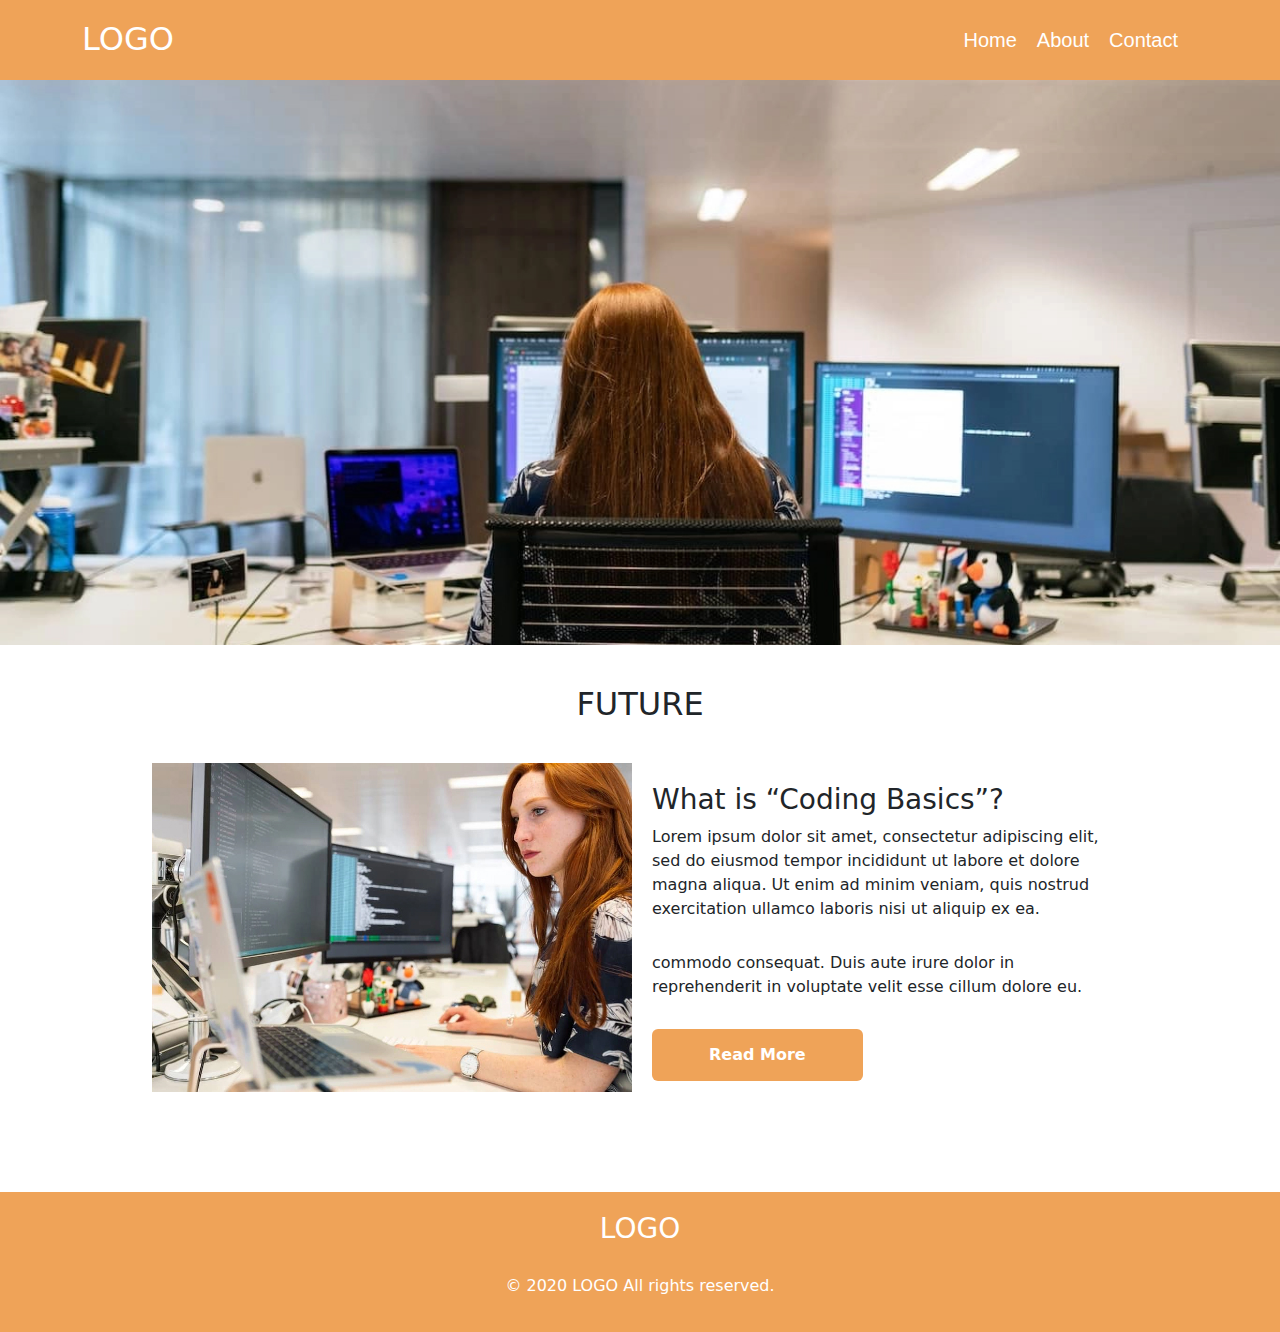
<file: 1.入門編/shogo-log-Introductory/index.html>
<!DOCTYPE html>
  <head>
    <meta charset="UTF-8">
    <meta name="viewport" content="width=device-width, initial-scale=1">

    <title>入門編 | サイト名</title>
    <meta name="description" content="ディスクリプション" />
    
    <meta property="og:type" content="website" />
    <meta property="og:title" content="タイトル" />
    <meta property="og:image" content="/img/icon.png" />
    <meta property="og:url" content="http://example.net/" />
    <meta property="og:site_name" content="サイト名" />
    <meta property="og:description" content="ディスクリプション" />
    
    <meta name="robots" content="noarchive">
    
    <link rel="shortcut icon" href="/img/favicon.ico"> 
    <link rel="stylesheet" type="text/css" href="style.css">
    <link rel="stylesheet" type="text/css" href="css/bootstrap.css">
    <script src="js/bootstrap.js"> </script>
  </head>
  <body>
    <header>
        <div class="container d-flex">
            <h1 class="logo h2">LOGO</h1>
            <nav>
                <ul class="list-unstyled d-flex header-ul">
                    <li class="">Home</li>
                    <li class="">About</li>
                    <li class="">Contact</li>
                </ul>
            </nav>
        </div>
    </header>
    <main>
        <img src="img/first-view.jpg" class="w-100 first-view">
        <div class="container-fluid">
            <h2 class="text-center future">FUTURE</h2>
            <section class="d-lg-flex">
                <!--
                <div class="contribution-wrapper">
                    <img src="img/contribution.jpg" class="contribution">
                </div>
                -->
                
                <img src="img/contribution.jpg" class="contribution">
                
                <div class="content">
                    <h3>What is “Coding Basics”?</h3>
                    <p class="content-p">Lorem ipsum dolor sit amet, consectetur adipiscing elit,
                        sed do eiusmod tempor incididunt ut labore et dolore
                        magna aliqua. Ut enim ad minim veniam, quis nostrud
                        exercitation ullamco laboris nisi ut aliquip ex ea.
                    </p>
                    <p class="content-p">commodo consequat. Duis aute irure dolor in<br>
                        reprehenderit in voluptate velit esse cillum dolore eu.
                    </p>
                    <button type="button" class="rounded">
                        Read More
                    </button>
                </div>
            </section>
        </article>
    </main>
    <footer class="text-center">
        <h3>LOGO</h3>
        <p>© 2020 LOGO All rights reserved.</p>
    </footer>
  </body>
</html>
</file>
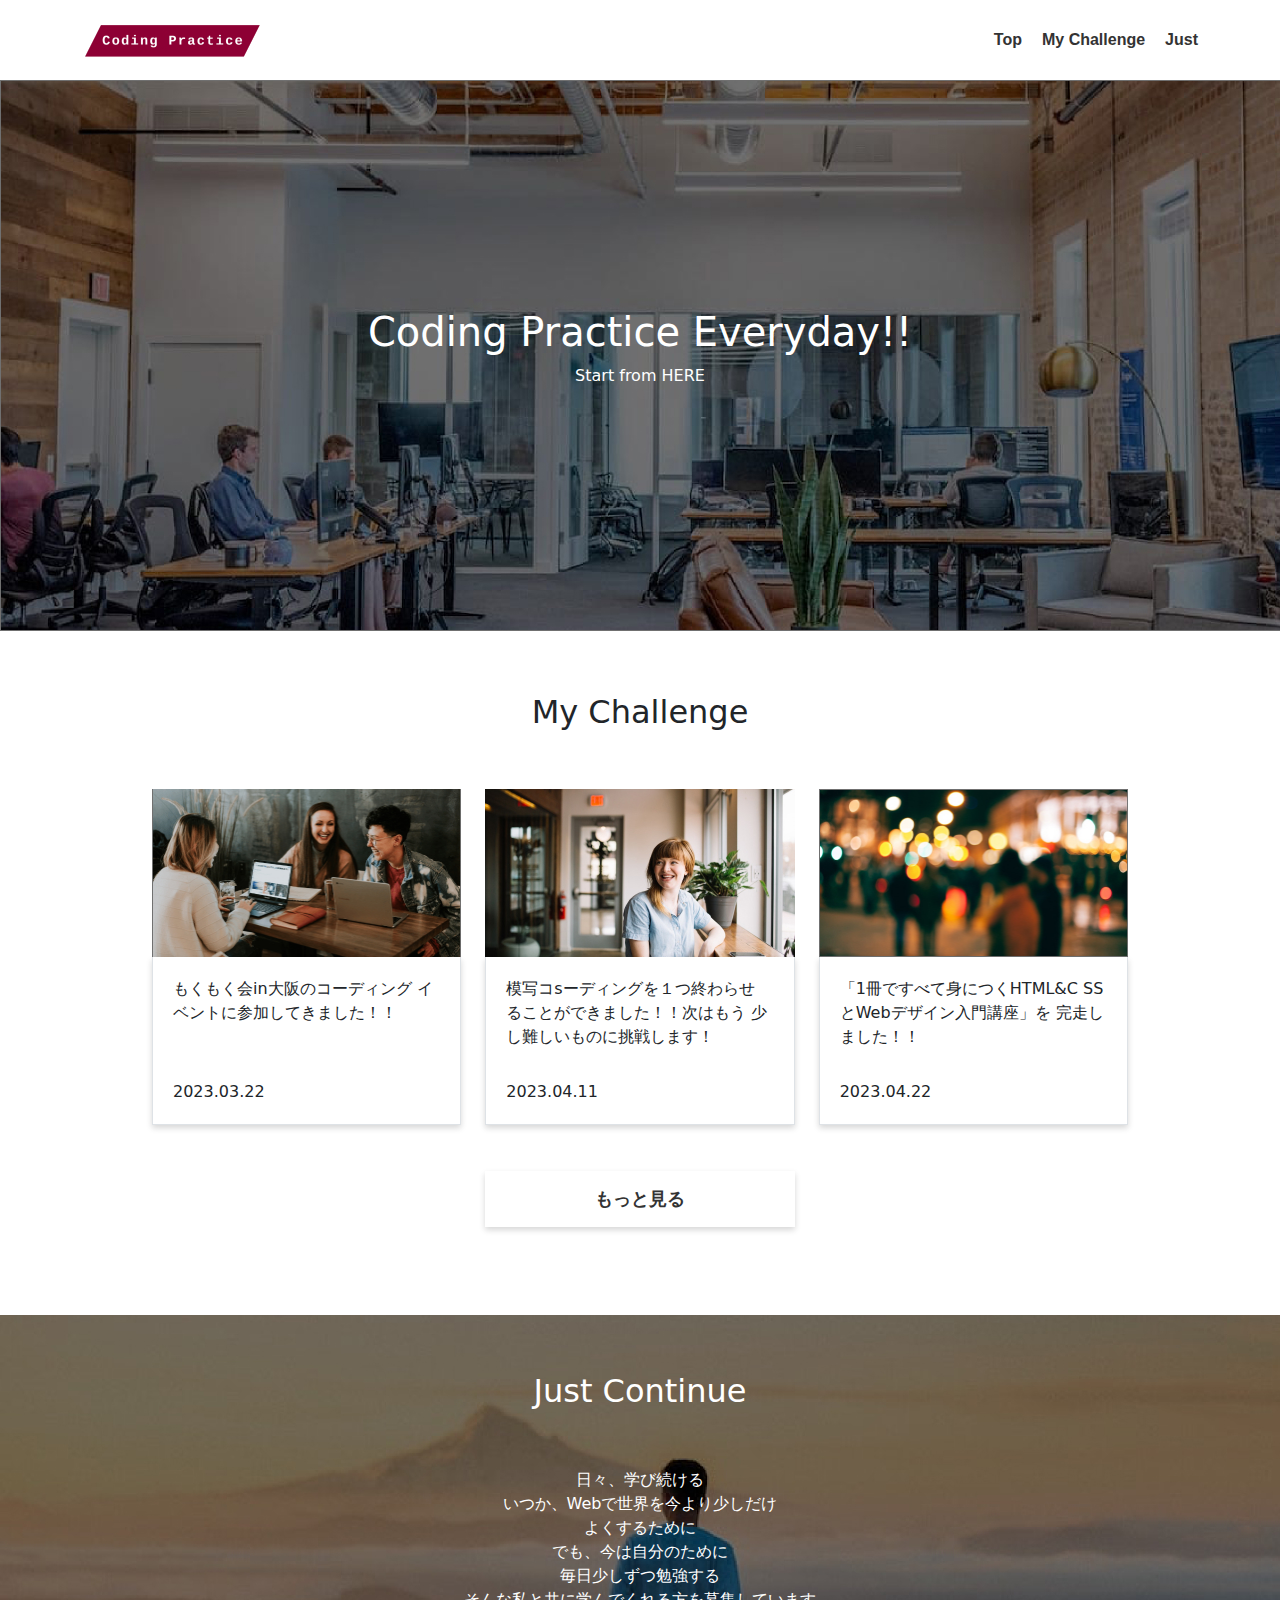
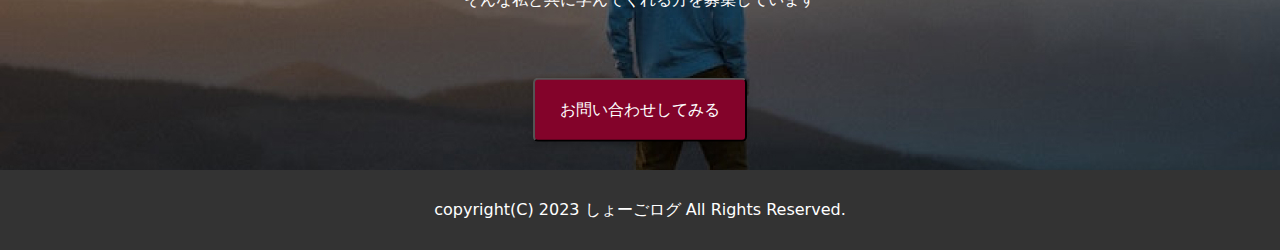
<file: 2.初級編/shogo-log-beginner/index.html>
<!DOCTYPE html>
<html>
  <head>
    <meta charset="UTF-8">
    <meta name="viewport" content="width=device-width, initial-scale=1.0">
    
    <title>初級編 | サイト名</title>
    <meta name="description" content="ディスクリプション" />
    
    <meta property="og:type" content="website" />
    <meta property="og:title" content="タイトル" />
    <meta property="og:image" content="/img/icon.png" />
    <meta property="og:url" content="http://example.net/" />
    <meta property="og:site_name" content="サイト名" />
    <meta property="og:description" content="ディスクリプション" />
    
    <meta name="robots" content="noarchive">
    
    <link rel="shortcut icon" href="/img/favicon.ico"> 
    <link rel="stylesheet" type="text/css" href="style.css">
    <link rel="stylesheet" type="text/css" href="css/bootstrap.css">
    <script src="js/bootstrap.js"> </script>
  </head>
  <body>
    <header>
        <div class="container d-flex justify-content-between">
            <img src="img/logo.jpg">
            <nav>
                <ul class="d-flex list-unstyled inline-block">
                    <li>Top</li>
                    <li>My Challenge</li>
                    <li>Just</li>
                </ul>
            </nav>
        </div>
    </header>
    <main>
      <section class="first-view position-relative">
        <!--
          <img src="img/first-view.jpg">
        -->
        <div class="position-absolute top-50 start-50 translate-middle">
          <h1 class="text-white text-center">Coding Practice Everyday!!</h1>
          <p class="text-white text-center">Start from HERE</p>
        </div>
        
      </section>
      <section class="container-fluid">
        <h2 class="text-center">My Challenge</h2>
        <div class="row">
          <div class="col-lg-4 col-md-6 content">
            <div class="content-inner">
              <img src="img/content1.jpg" class="content-img">
              <div class="border border-top-0 content-info position-relative">
                <p class="content-p">もくもく会in大阪のコーディング イベントに参加してきました！！</p>
                <time datetime="2023.03.22" class="position-absolute bottom-0 start-0">2023.03.22</time>
              </div>
            </div>
          </div>
          <div class="col-lg-4 col-md-6 content">
            <div class="content-inner">
              <img src="img/content2.jpg" class="content-img">
              <div class="border border-top-0 content-info position-relative">
                <p class="content-p">模写コsーディングを１つ終わらせ
                  ることができました！！次はもう
                  少し難しいものに挑戦します！</p>
                <time datetime="22023.04.11" class="position-absolute bottom-0 start-0">2023.04.11</time>
              </div>
            </div>
          </div>
          <div class="col-lg-4 col-md-6 content">
            <div class="content-inner">
              <img src="img/content3.jpg" class="content-img">
              <div class="border border-top-0 content-info position-relative">
                <p class="content-p">「1冊ですべて身につくHTML&C
                  SSとWebデザイン入門講座」を
                  完走しました！！</p>
                <time datetime="2023.04.22" class="position-absolute bottom-0 start-0">2023.04.22</time>
              </div>
            </div>
            
          </div>
        </div>
        <div class="text-center">
          <button class="contents-button border-0">もっと見る</button>
        </div>
      </section>
      <section class="position-relative footer-view">
        <!--<img src="img/footer-view.jpg" class="footer-view">-->
        <div class="position-absolute top-50 start-50 translate-middle">
          <h2 class="text-white text-center footer-view-h2">Just Continue</h2>
          <p class="text-white text-center">
            日々、学び続ける<br>
            いつか、Webで世界を今より少しだけ<br>
            よくするために<br>
            でも、今は自分のために<br>
            毎日少しずつ勉強する<br>
            そんな私と共に学んでくれる方を募集しています
          </p>
          <div class="text-center">
            <button class="text-white footer-view-button">お問い合わせしてみる</button>
          </div>
        </div>
      </section>
    </main>
    <footer>
      <p class="text-white text-center">copyright(C) 2023 しょーごログ All Rights Reserved.</p>
    </footer>
  </body>
</file>
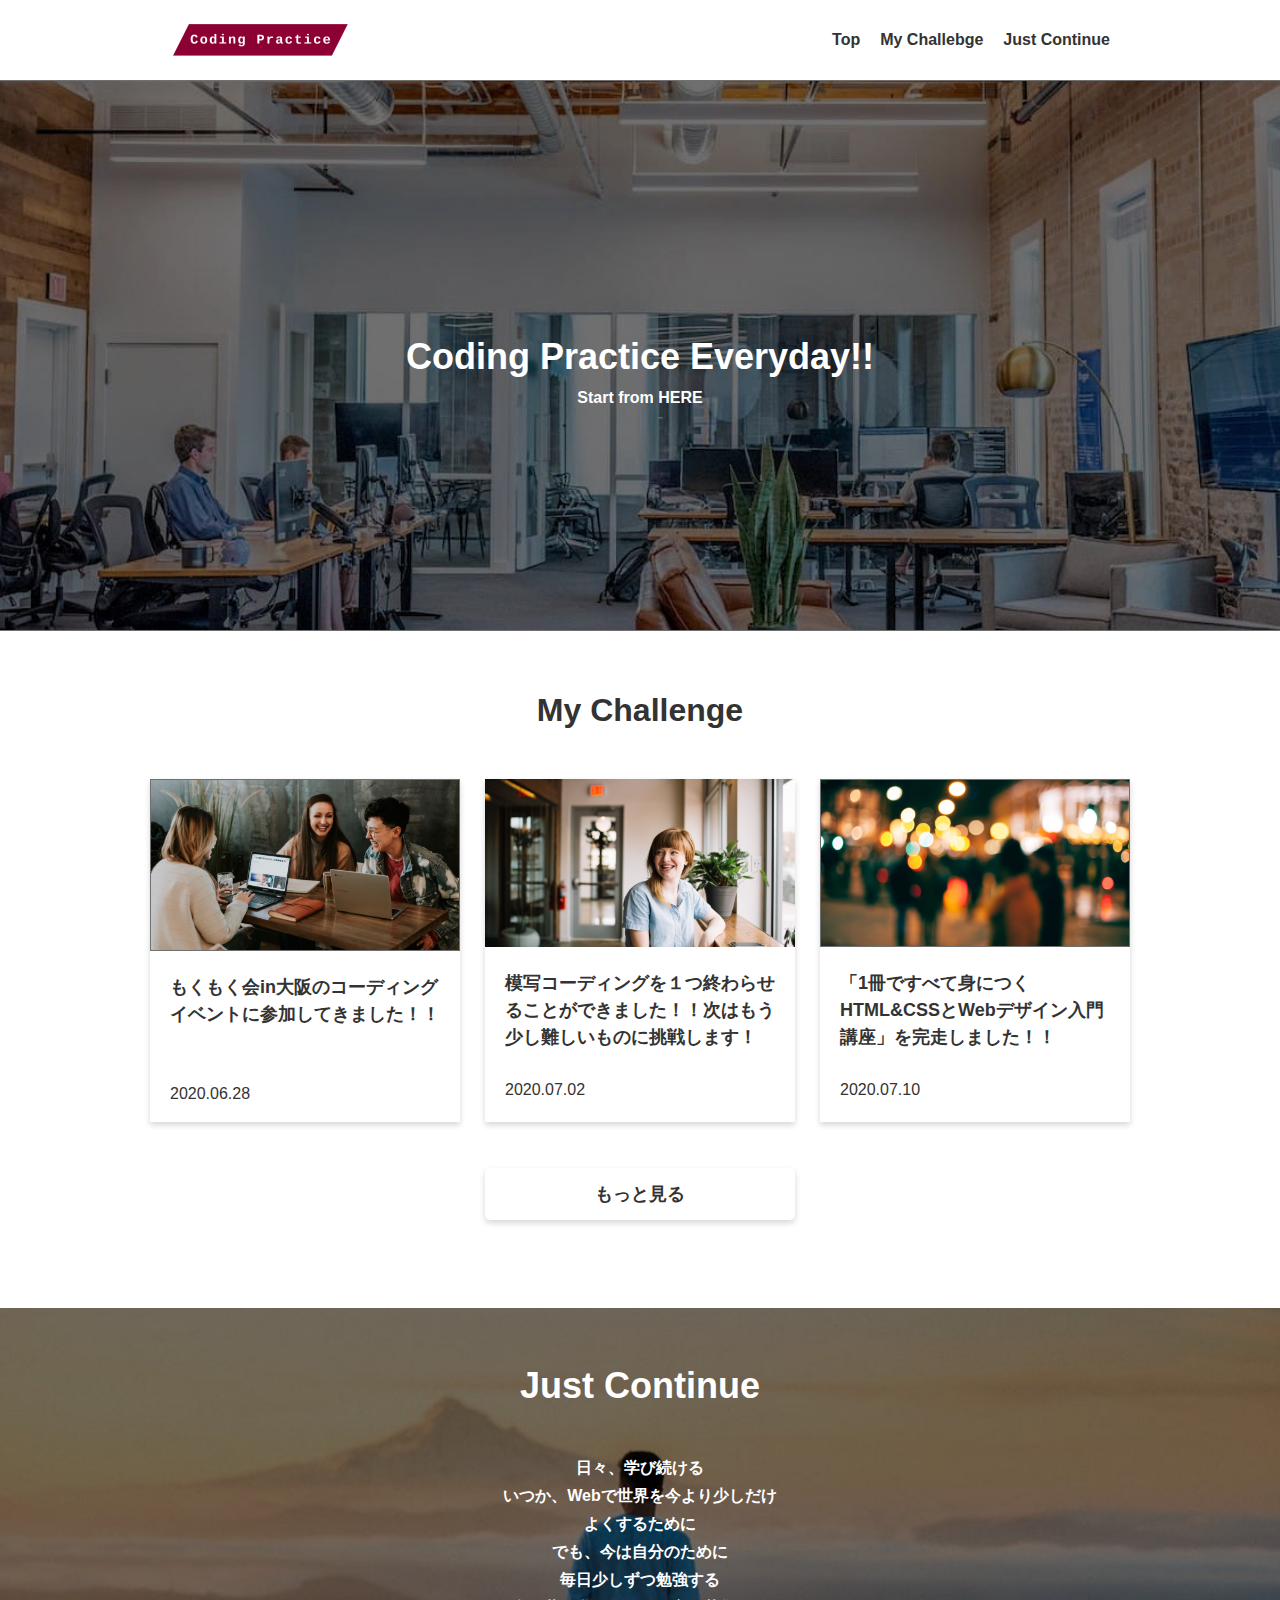
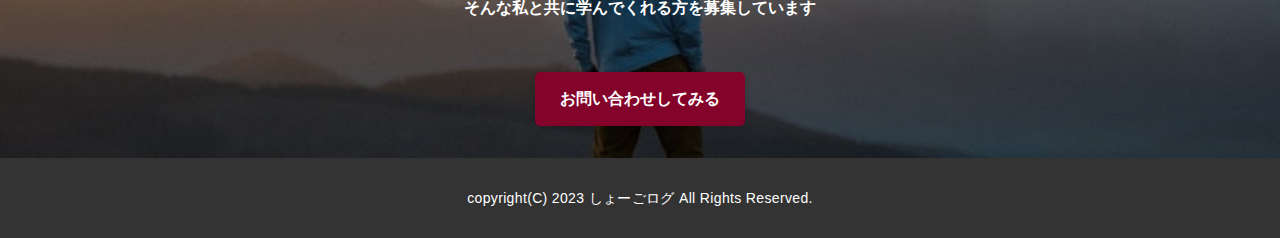
<file: 2.初級編/syokyu-kaitou-figma/index.html>
<!DOCTYPE html>
<html lang="ja">

<head>
  <meta charset="UTF-8">
  <meta name="viewport" content="width=device-width, initial-scale=1.0">
  <title>Coding Practice</title>
  <meta name="description" content="模写コーディングの練習サイトになります。">
  <link rel="stylesheet" href="css/reset.css">
  <link rel="stylesheet" href="css/style.css">
</head>

<body>
  <header class="header">
    <div class="header-inner">
      <h1 class="header-logo"><a href="#"><img src="img/logo_transparent@2x.png" alt="Coding Practice"></a></h1>
      <nav class="header-nav">
        <ul class="header-nav-list">
          <li class="header-nav-list-item"><a href="">Top</a></li><!-- /.header-nav-list-item -->
          <li class="header-nav-list-item"><a href="">My Challebge</a></li><!-- /.header-nav-list-item -->
          <li class="header-nav-list-item"><a href="">Just Continue</a></li><!-- /.header-nav-list-item -->
        </ul><!-- /.header-nav-list -->
      </nav><!-- /.header-nav -->
    </div><!-- /.header-inner -->
  </header>
  <div class="mv">
    <div class="mv-copy">
      <h1 class="mv-copy-ttl">Coding Practice Everyday!!</h1><!-- /.mv-ttl -->
      <p class="mv-copy-txt">Start from HERE</p><!-- /.mv-txt -->
    </div><!-- /.mv-copy -->
  </div><!-- /.mv -->
  <section class="contents">
    <div class="contents-inner">
      <h2 class="section-ttl">My Challenge</h2><!-- /.section-ttl -->
      <div class="wrapper">
        <div class="contents-box">
          <figure class="contents-box-img"><img src="img/brooke-cagle-g1Kr4Ozfoac-unsplash (1).png" alt=""></figure>
          <!-- /.contents-box-img -->
          <div class="contents-box-info">
            <h2>もくもく会in大阪のコーディングイベントに参加してきました！！</h2>
            <time datetime="2020.06.28">2020.06.28</time>
          </div><!-- /.contents-box-info -->
        </div><!-- /.contents-box -->
        <div class="contents-box">
          <figure class="contents-box-img"><img src="img/brooke-cagle-NoRsyXmHGpI-unsplash.png" alt=""></figure>
          <!-- /.contents-box-img -->
          <div class="contents-box-info">
            <h2>模写コーディングを１つ終わらせることができました！！次はもう少し難しいものに挑戦します！</h2>
            <time datetime="2020.06.28">2020.07.02</time>
          </div><!-- /.contents-box-info -->
        </div><!-- /.contents-box -->
        <div class="contents-box">
          <figure class="contents-box-img"><img src="img/kevin-hendersen-MQ4eKnHtOUg-unsplash.png" alt=""></figure>
          <!-- /.contents-box-img -->
          <div class="contents-box-info">
            <h2>「1冊ですべて身につくHTML&CSSとWebデザイン入門講座」を完走しました！！</h2>
            <time datetime="2020.06.28">2020.07.10</time>
          </div><!-- /.contents-box-info -->
        </div><!-- /.contents-box -->

      </div><!-- /.wrapper -->
      <a href="#" class="btn">もっと見る</a><!-- /.btn -->
    </div><!-- /.contents-inner -->
  </section><!-- /.contents -->
  <section class="cta">
    <div class="cta-inner">
      <h2 class="section-ttl-03">Just Continue</h2><!-- /.section-ttl-02 -->
      <p class="cta-txt">
        日々、学び続ける<br>いつか、Webで世界を今より少しだけ<br>よくするために<br>でも、今は自分のために<br>毎日少しずつ勉強する<br>そんな私と共に学んでくれる方を募集しています
      </p><!-- /.cta-txt -->
      <a href="#" class="cta-btn">お問い合わせしてみる</a><!-- /.cta-btn -->
    </div><!-- /.cta-inner -->
  </section><!-- /.cta -->
  <footer class="footer">
    <p><small>copyright(C) 2023 しょーごログ All Rights Reserved.</small></p>
  </footer><!-- /.footer -->
</body>

</html>
</file>
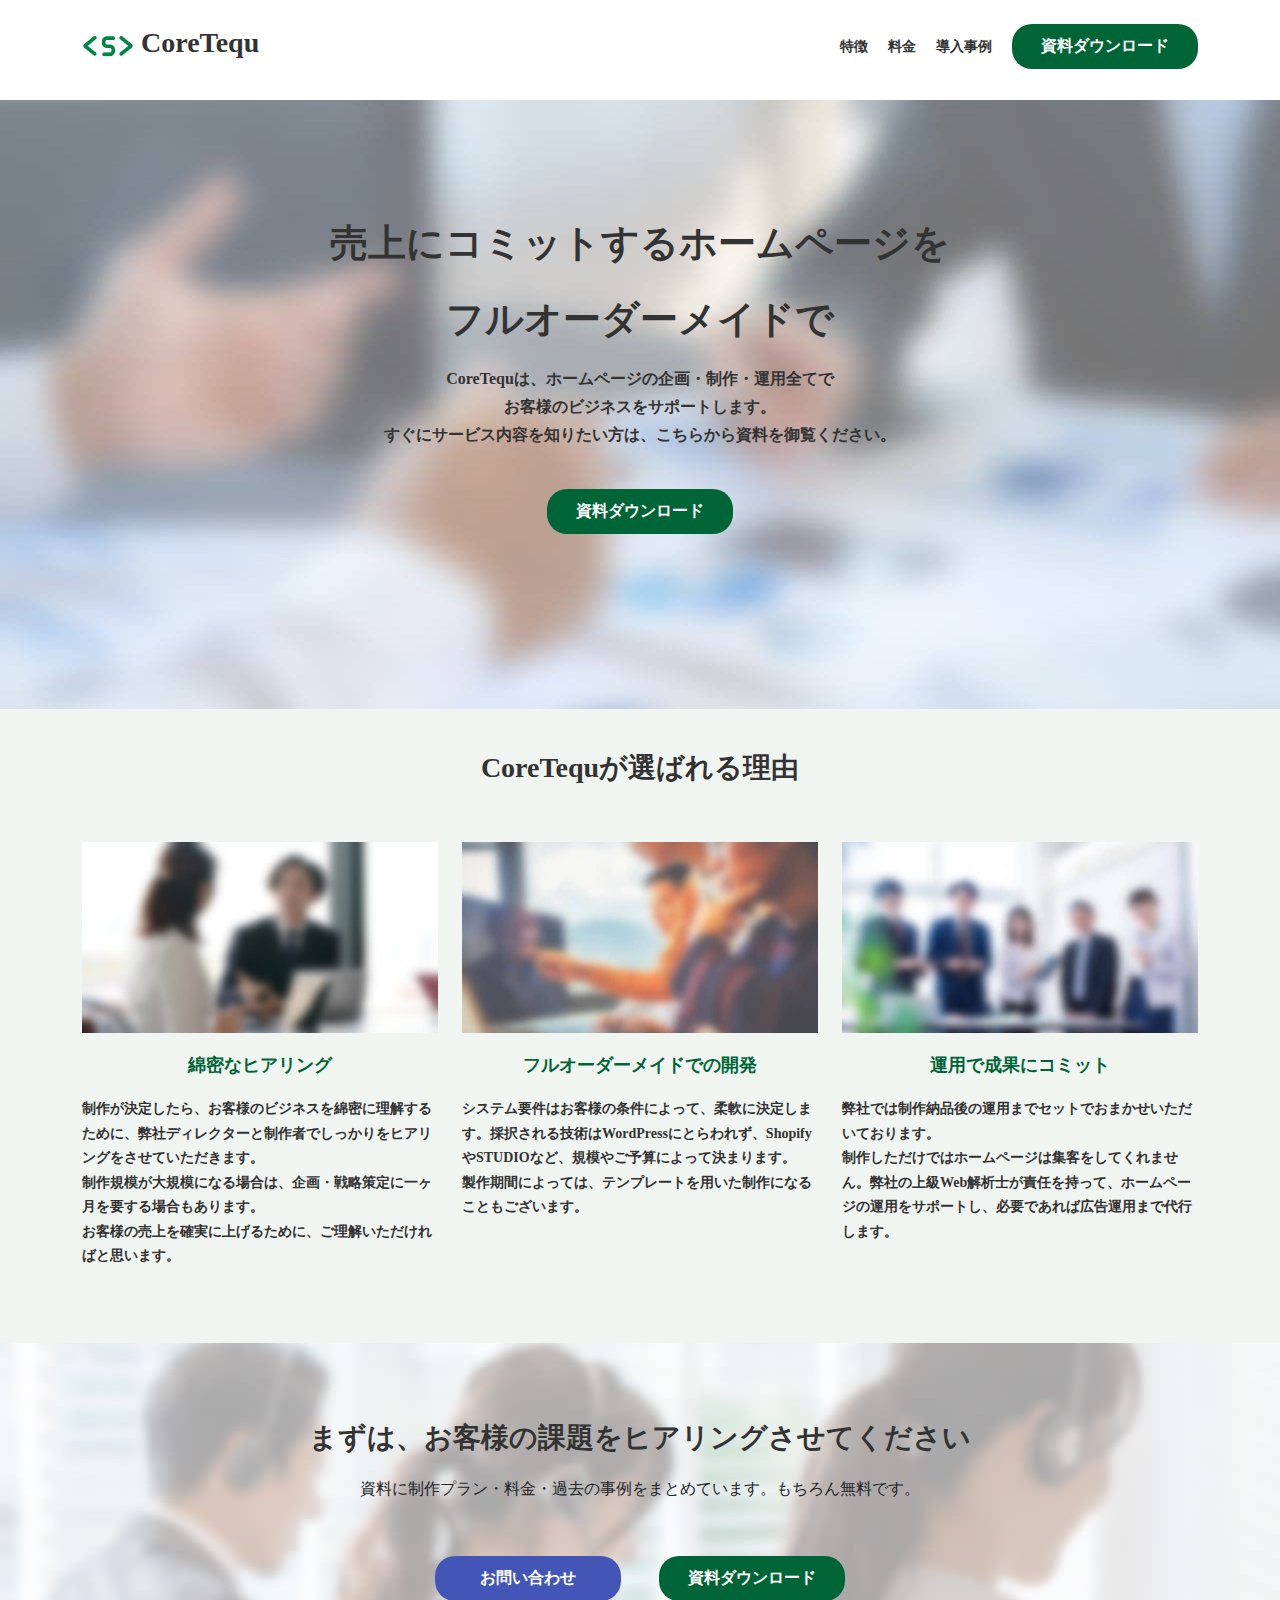
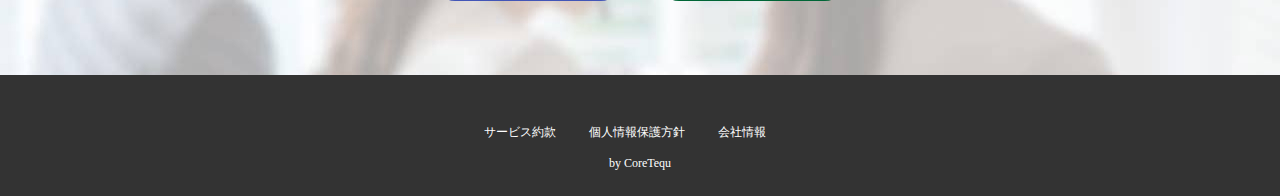
<file: 3.初級編その２/shogo-log-beginner2/index.html>
<!DOCTYPE html>
<html>
  <head>
    <meta charset="UTF-8">
    <meta name="viewport" content="width=device-width, initial-scale=1.0">

    <title>初級編その２ | サイト名</title>
    <meta name="description" content="ディスクリプション" />
    
    <meta property="og:type" content="website" />
    <meta property="og:title" content="タイトル" />
    <meta property="og:image" content="/img/icon.png" />
    <meta property="og:url" content="http://example.net/" />
    <meta property="og:site_name" content="サイト名" />
    <meta property="og:description" content="ディスクリプション" />
    
    <meta name="robots" content="noarchive">
    
    <link rel="shortcut icon" href="/img/favicon.ico"> 
    <link rel="stylesheet" type="text/css" href="style.css">
    <link rel="stylesheet" type="text/css" href="css/bootstrap.css">
    <script src="js/bootstrap.js"> </script>
  </head>
  <body>
    <header class="container d-flex justify-content-between align-items-center">
        <h3 class="inline-block">
            <img src="img/logo.jpg" class="inline-block">
            CoreTequ
        </h3>
        <div class="d-flex align-items-center">
            <nav>
                <ul class="list-unstyled inline-block d-flex ">
                    <li>特徴</li>
                    <li>料金</li>
                    <li>導入事例</li>
                </ul>
            </nav>
            <button class="inline-block border-0 document-download">資料ダウンロード</button>
        </div>
    </header>
    <main>
      <section class="main-first-view">
        <!--<img src="img/first-view.jpg">-->
        <div class="">
          <h1 class="text-center ">
            売上にコミットするホームページを<br>
            フルオーダーメイドで
          </h1>
          <p class="text-center">
            CoreTequは、ホームページの企画・制作・運用全てで<br>
            お客様のビジネスをサポートします。<br>
            すぐにサービス内容を知りたい方は、こちらから資料を御覧ください。
          </p>
          <!--
          <div class="text-center first-view-button">
            <button class="inline-block border-0 document-download">資料ダウンロード</button>
          </div>
          -->
          <button class="view-button border-0 document-download">資料ダウンロード</button>
        </div>
      </section>
      <section class="sub-first-view">
        <!--<img src="img/first-view.jpg">-->
        <div class="">
          <h1 class="">
            売上にコミットする<br>
            ホームページを<br>
            フルオーダーメイドで
          </h1>
          <p class="">
            CoreTequは、ホームページの企画・制作・運用全てで<br>
            お客様のビジネスをサポートします。<br>
            すぐにサービス内容を知りたい方は、こちらから資料を御覧ください。
          </p>
          <!--
          <div class="text-center first-view-button">
            <button class="inline-block border-0 document-download">資料ダウンロード</button>
          </div>
          -->
          <button class="view-button border-0 document-download">資料ダウンロード</button>
        </div>
      </section>
      <section class="content-section">
        <div class="container">
          <h2 class="text-center content-h2">CoreTequが選ばれる理由</h2>
          <div class="row">
            <div class="col-md-6 col-lg-4">
              <div class="content">
                <img src="img/content1.jpg" class="content-img">
                <div class="">
                    <h3 class="content-h3 text-center">綿密なヒアリング</h3>
                    <p class="content-p">
                        制作が決定したら、お客様のビジネスを綿密に理解するために、弊社ディレクターと制作者でしっかりをヒアリングをさせていただきます。<br>
                        制作規模が大規模になる場合は、企画・戦略策定に一ヶ月を要する場合もあります。<br>
                        お客様の売上を確実に上げるために、ご理解いただければと思います。
                    </p>
                </div>
              </div>
            </div>
            <div class="col-md-6 col-lg-4">
              <div class="content">
                <img src="img/content2.jpg" class="content-img">
                <div class="">
                    <h3 class="content-h3 text-center">フルオーダーメイドでの開発</h3>
                    <p class="content-p">
                        システム要件はお客様の条件によって、柔軟に決定します。採択される技術はWordPressにとらわれず、ShopifyやSTUDIOなど、規模やご予算によって決まります。<br>
                        製作期間によっては、テンプレートを用いた制作になることもございます。
                    </p>
                </div>
              </div>
            </div>
            <div class="col-md-6 col-lg-4">
              <div class="content">
                <img src="img/content3.jpg" class="content-img">
                <div class="content-info">
                    <h3 class="content-h3 text-center">運用で成果にコミット</h3>
                    <p class="content-p">
                        弊社では制作納品後の運用までセットでおまかせいただいております。<br>
                        制作しただけではホームページは集客をしてくれません。弊社の上級Web解析士が責任を持って、ホームページの運用をサポートし、必要であれば広告運用まで代行します。
                    </p>
                </div>
              </div>
            </div>
          </div>
        </div>  
      </section>
      <section class="position-relative footer-view-section">
        <!--<img src="img/footer-view.jpg" class="footer-view">-->
        <div class="position-absolute top-0 start-50 translate-middle-x footer-view-inner">
          <h2 class="text-center">まずは、お客様の課題をヒアリングさせてください</h2>
          <p class="text-center">
            資料に制作プラン・料金・過去の事例をまとめています。もちろん無料です。
          </p>
          <div class="text-center">
            <button class="footer-view-button-contact">お問い合わせ</button>
            <button class="footer-view-button-document-download">資料ダウンロード</button>
          </div>
        </div>
      </section>
    </main>
    <footer>
      <h3 class="text-center">
        <span>サービス約款</span>
        <span>個人情報保護方針</span>
        <span>会社情報</span>
      </h3>
      <p class="text-center">by CoreTequ</p>
    </footer>
  </body>
</html>
</file>
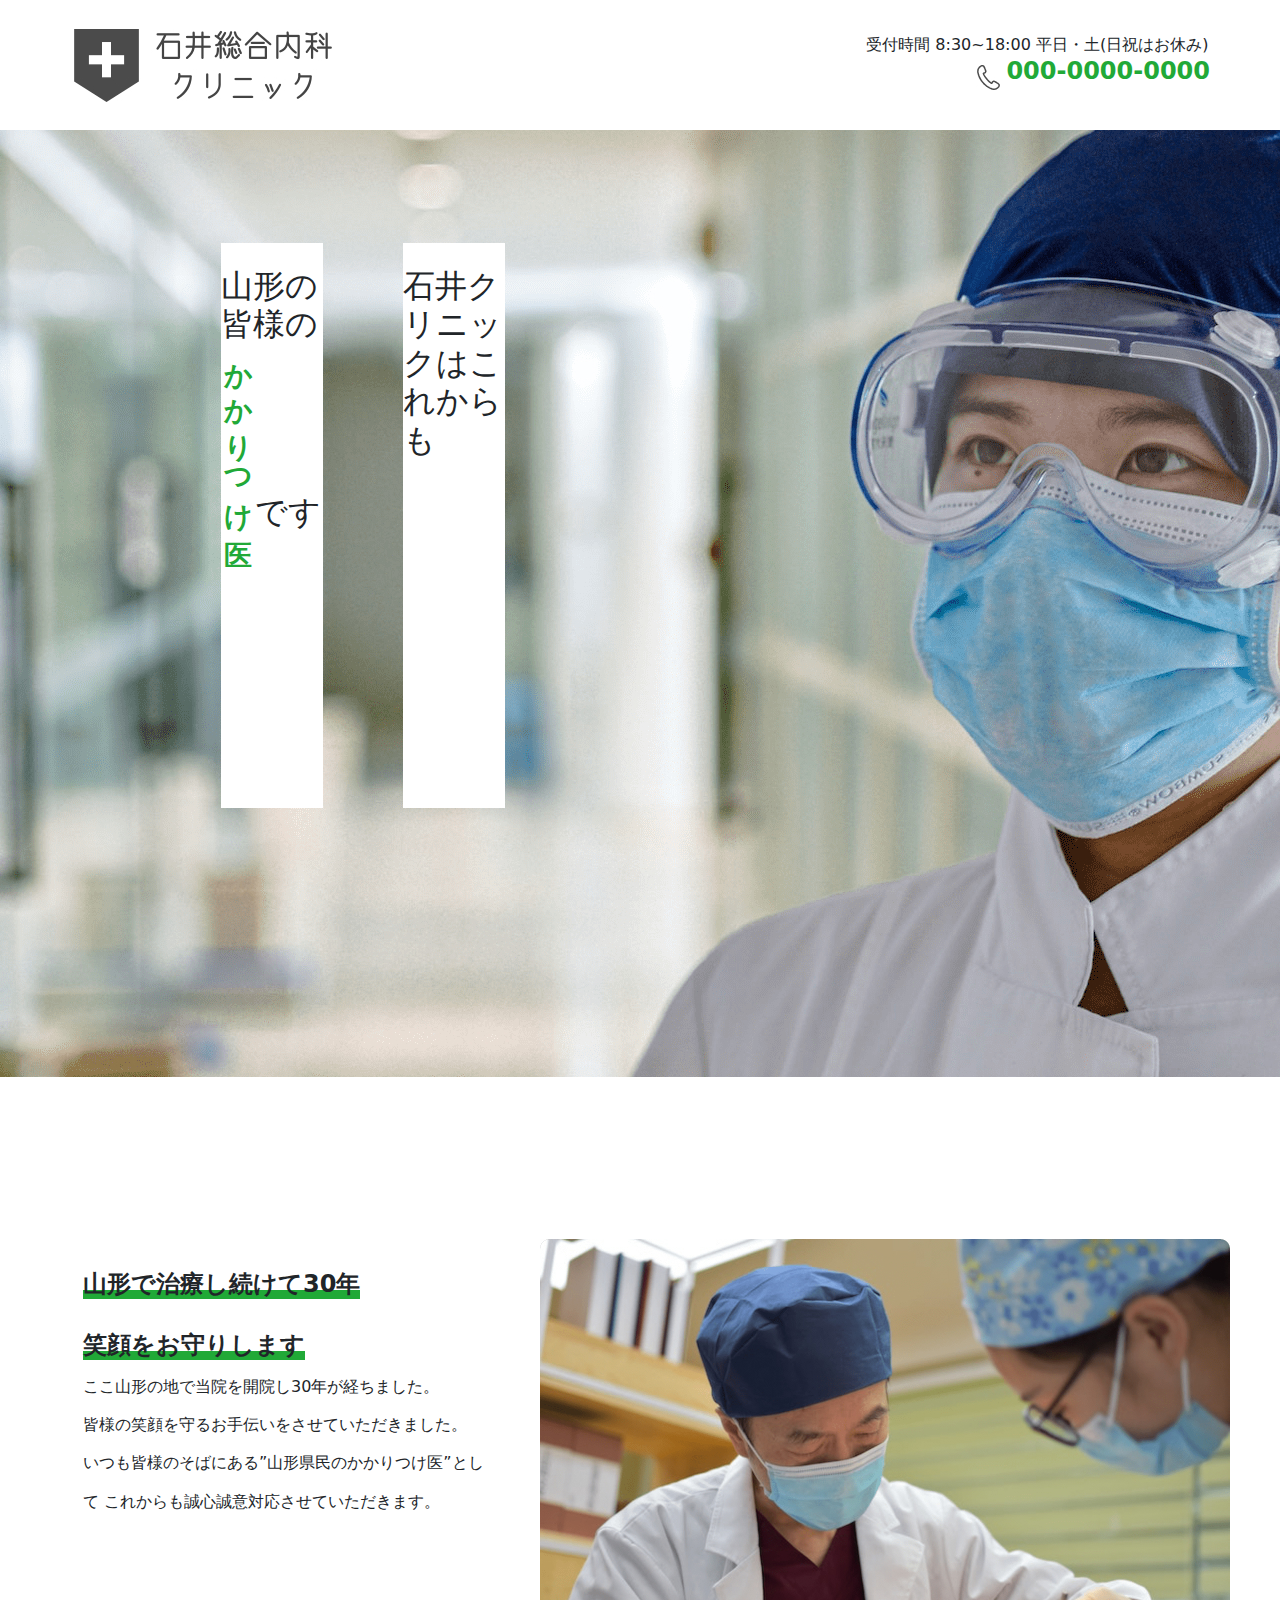
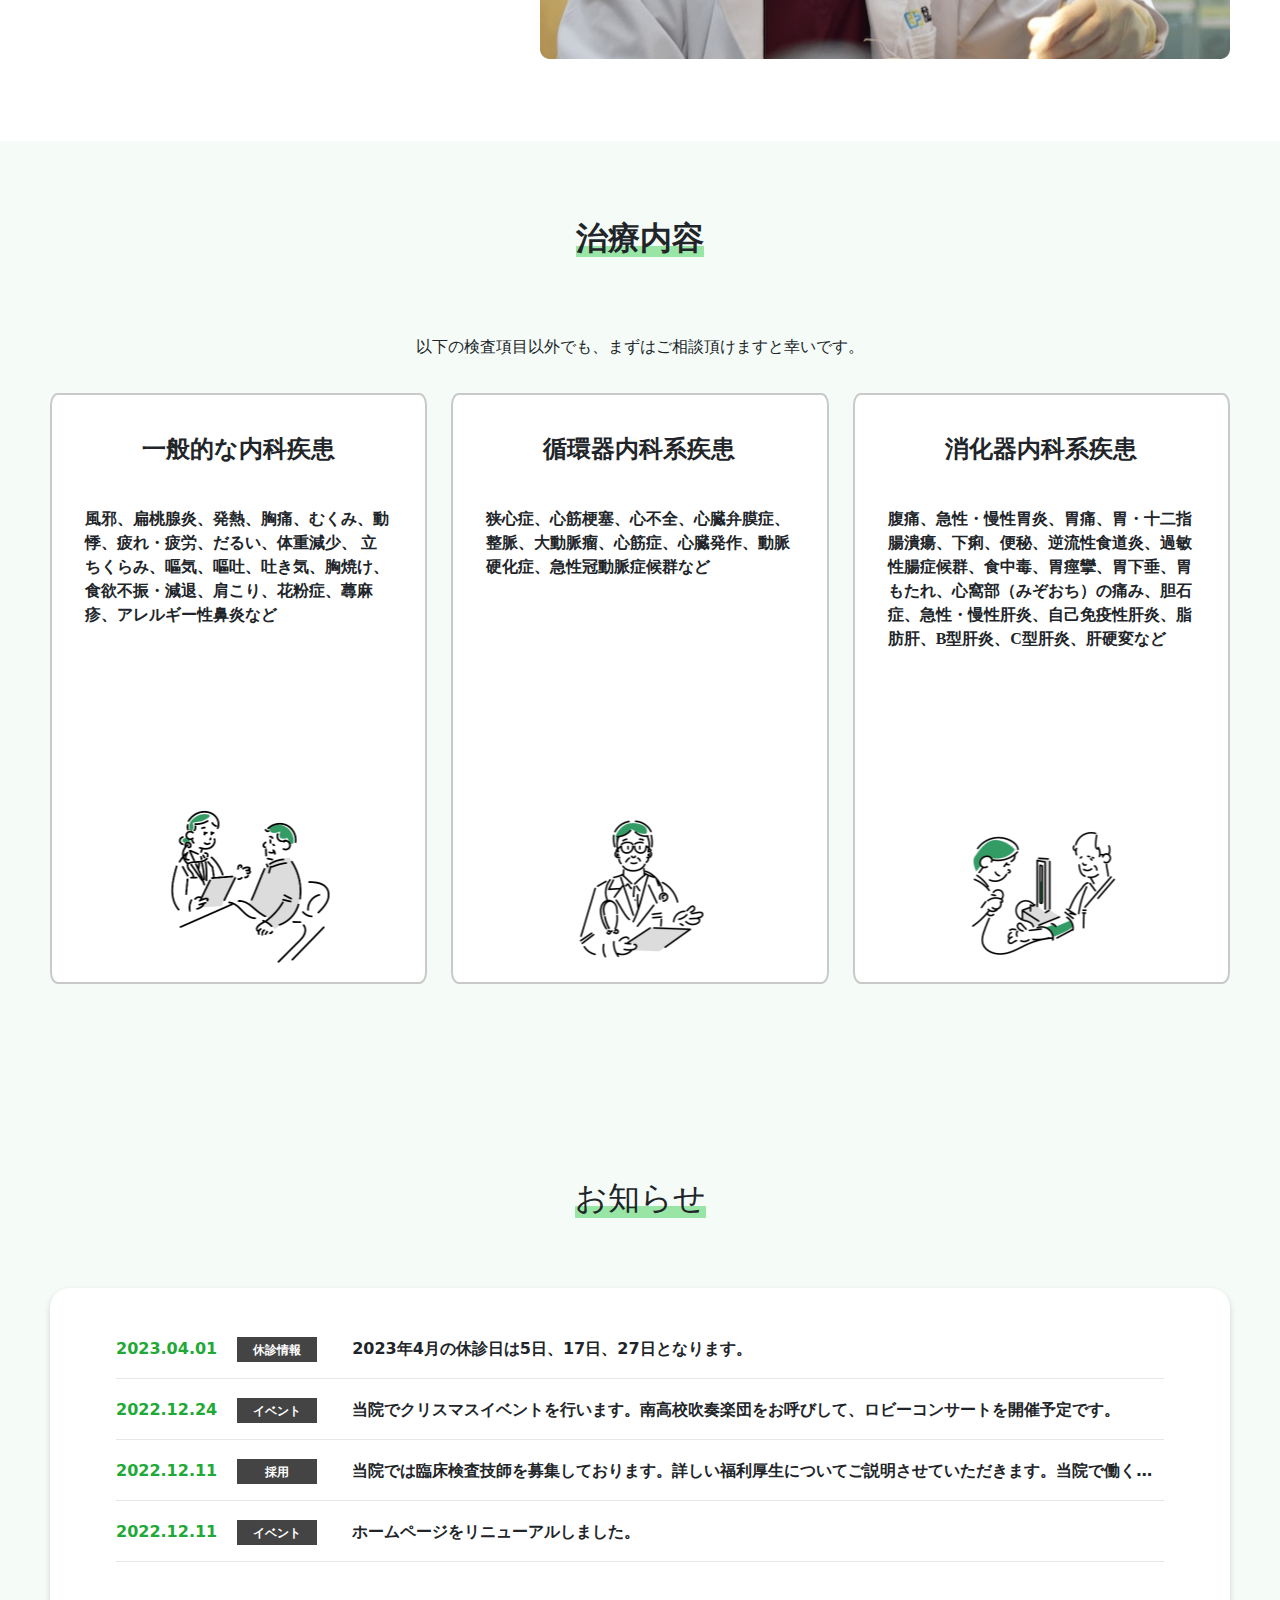
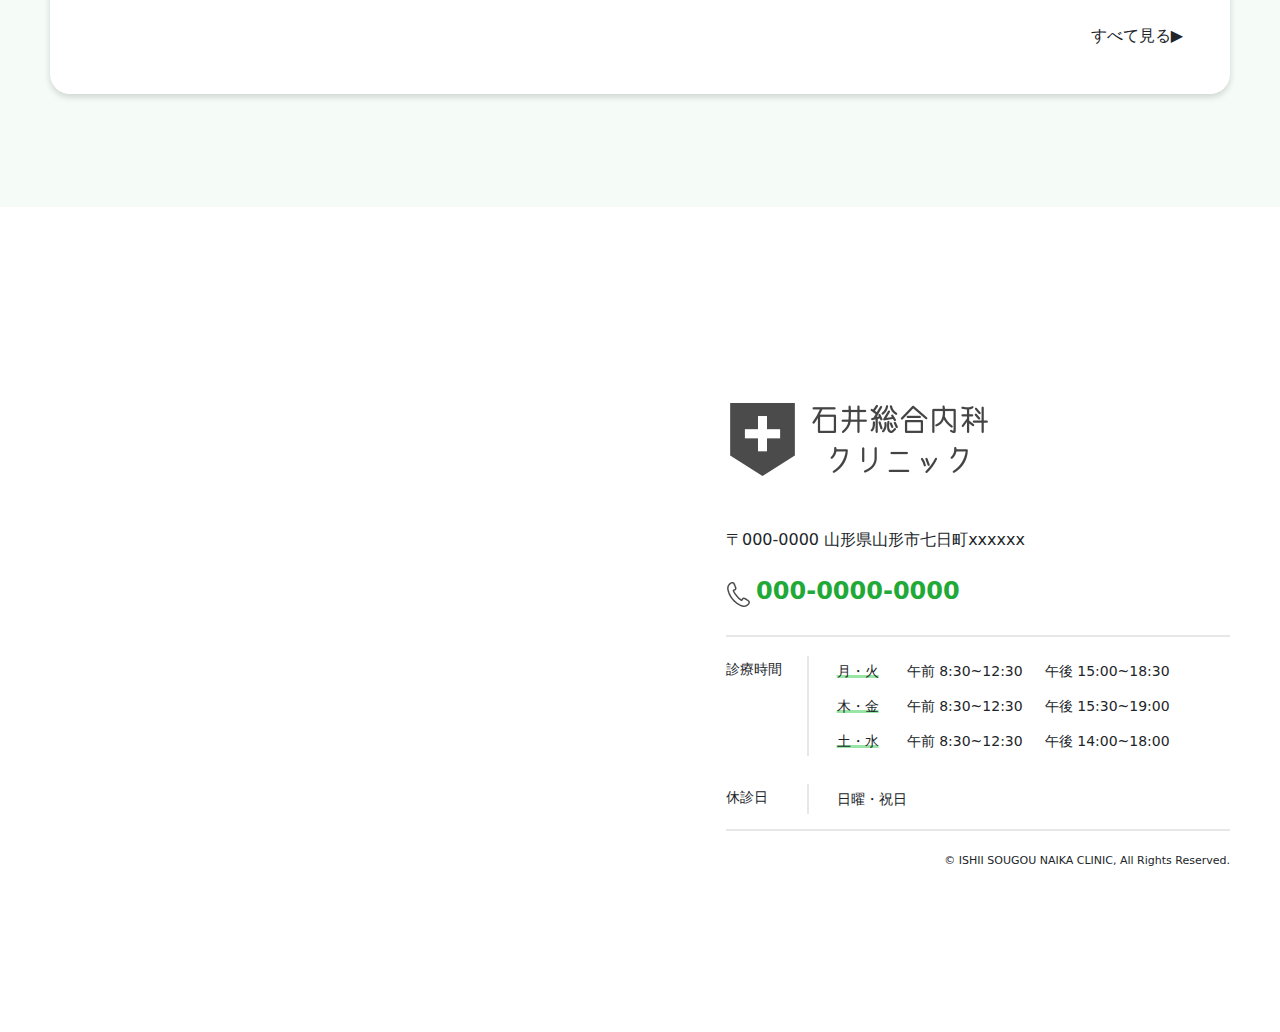
<file: 4.初級Ex/shogo-log-beginner-ex/index.html>
<!DOCTYPE html>
<html>
  <head>
    <meta charset="UTF-8">
    <meta name="viewport" content="width=device-width, initial-scale=1">

    <title>石井総合内科クリニック</title>
    <meta name="description" content="ディスクリプション" />
    
    <meta property="og:type" content="website" />
    <meta property="og:title" content="タイトル" />
    <meta property="og:image" content="/img/icon.png" />
    <meta property="og:url" content="http://example.net/" />
    <meta property="og:site_name" content="サイト名" />
    <meta property="og:description" content="ディスクリプション" />
    
    <meta name="robots" content="noarchive">
    
    <link rel="shortcut icon" href="/img/favicon.ico"> 
    <link rel="stylesheet" type="text/css" href="style.css">
    <link rel="stylesheet" type="text/css" href="reset.css">
    <link rel="stylesheet" type="text/css" href="css/bootstrap.css">
    <script src="js/bootstrap.js"> </script>
  </head>
  <body>
    <header class="container-fluid">
        <div class="d-md-flex justify-content-between header-inner">
            <img src="img/logo.jpg" class="header-logo">
            <div class="header-right">
                <span>受付時間 8:30~18:00 <br class="mobile-only">平日・土(日祝はお休み)</span><br>
                <div class="call">
                    <img src="img/call-icon.jpg" class="call-icon">
                    <span class="number">000-0000-0000</span>
                </div>
            </div>
        </div>
    </header>
    <main>
        <section class="first-view">
            <div class="first-view-box">
                <div class="first-view-item">
                    <h2>石井クリニックはこれからも</h2>
                </div>
                <div class="first-view-item">
                    <h2>山形の皆様の<span>かかりつけ医</span>です</h2>
                </div>
            </div>
        </section>
        <section class="main-contents">
            <div class="container-fluid d-md-flex">
                <div class="main-content-left d-block">
                    <h2>
                        山形で治療し続けて30年
                    </h2><br class="tablet">
                    <h2>
                        笑顔をお守りします
                    </h2>
                    <p>
                        ここ山形の地で当院を開院し30年が経ちました。<br class="pc">
                        皆様の笑顔を守るお手伝いをさせていただきました。<br class="pc">
                        いつも皆様のそばにある”山形県民のかかりつけ医”として
                        これからも誠心誠意対応させていただきます。
                    </p>
                </div>
                <div class="main-content-right">
                    <img src="img/content.jpg" class="main-content-img">
                </div>
            </div>
        </section>
        <section class="background-green treatment-contents">
            <div class="container-fluid">
                <div class="text-center">
                    <h2 class="treatment-content-h2">治療内容</h2>
                </div>
                <p class="text-center treatment-content-p">以下の検査項目以外でも、まずはご相談頂けますと幸いです。</p>
                <div class="row">
                    <div class="col-md-6 col-lg-4">
                        <div class="treatment-content position-relative">
                            <h3>一般的な内科疾患</h3>
                            <p>
                                風邪、扁桃腺炎、発熱、胸痛、むくみ、動悸、疲れ・疲労、だるい、体重減少、 立ちくらみ、嘔気、嘔吐、吐き気、胸焼け、食欲不振・減退、肩こり、花粉症、蕁麻疹、アレルギー性鼻炎など
                            </p>
                            <img src="img/active1.jpg" class="position-absolute bottom-0 start-50 translate-middle-x">
                        </div>
                    </div>
                    <div class="col-md-6 col-lg-4">
                        <div class="treatment-content position-relative">
                            <h3>循環器内科系疾患</h3>
                            <p>
                                狭心症、心筋梗塞、心不全、心臓弁膜症、整脈、大動脈瘤、心筋症、心臓発作、動脈硬化症、急性冠動脈症候群など
                            </p>
                            <img src="img/active2.jpg" class="position-absolute bottom-0 start-50 translate-middle-x">
                        </div>
                    </div>
                    <div class="col-md-6 col-lg-4">
                        <div class="treatment-content-end position-relative">
                            <h3>消化器内科系疾患</h3>
                            <p>
                                腹痛、急性・慢性胃炎、胃痛、胃・十二指腸潰瘍、下痢、便秘、逆流性食道炎、過敏性腸症候群、食中毒、胃痙攣、胃下垂、胃もたれ、心窩部（みぞおち）の痛み、胆石症、急性・慢性肝炎、自己免疫性肝炎、脂肪肝、B型肝炎、C型肝炎、肝硬変など
                            </p>
                            <img src="img/active3.jpg" class="position-absolute bottom-0 start-50 translate-middle-x">
                        </div>
                    </div>
                </div>
            </div>
        </section>
        <section  class="background-green">
            <div class="container-fluid">
                <div class="text-center">
                    <h2 class="informations-h2">お知らせ</h2>        
                </div>
                <div class="informations">
                    <ul>
                        <li>
                            <p> 
                                <span class="information-date">2023.04.01</span>
                                <span class="information-title">休診情報</span><br class="mobile-only">
                                <span class="information-content">2023年4月の休診日は5日、17日、27日となります。</span>
                            </p> 
                        </li>
                        <li>
                            <p>
                                <span class="information-date">2022.12.24</span>
                                <span class="information-title">イベント</span><br class="mobile-only">
                                <span class="information-content">当院でクリスマスイベントを行います。南高校吹奏楽団をお呼びして、ロビーコンサートを開催予定です。</span>
                            </p>    
                        </li>
                        <li>
                            <p>
                                <span class="information-date">2022.12.11</span>
                                <span class="information-title">採用</span><br class="mobile-only">
                                <span class="information-content">当院では臨床検査技師を募集しております。詳しい福利厚生についてご説明させていただきます。当院で働く…</span>
                            </p>  
                        </li>
                        <li>
                            <p>
                                <span class="information-date">2022.12.11</span>
                                <span class="information-title">イベント</span><br class="mobile-only">
                                <span class="information-content">ホームページをリニューアルしました。</span> 
                            </p>
                        </li>
                    </ul>
                    <div class="information-button">
                        <span>すべて見る</span><span>▶</span>
                    </div>
                </div>
            </div>
        </section>
        <section class="footer-content">
            <div class="container-fluid footer-inner">
                <div class="footer-content-left d-block">
                    <iframe class="footer-map" src="https://www.google.com/maps/embed?pb=!1m18!1m12!1m3!1d12532.75011063157!2d140.3312322123536!3d38.25195654990069!2m3!1f0!2f0!3f0!3m2!1i1024!2i768!4f13.1!3m3!1m2!1s0x5f8bb603d4436fcd%3A0xa50e3433978fc243!2z44CSOTkwLTAwNDIg5bGx5b2i55yM5bGx5b2i5biC5LiD5pel55S6!5e0!3m2!1sja!2sjp!4v1692777192772!5m2!1sja!2sjp" style="border:0;" allowfullscreen="" loading="lazy" referrerpolicy="no-referrer-when-downgrade"></iframe>
                </div>
                <div class="footer-content-right">
                    <div class="footer-logo-inner">
                        <img class="footer-logo" src="img/logo.jpg">
                    </div>
                    <p class="footer-adress">
                        <span>
                            〒000-0000
                        </span>
                        <span>
                            山形県山形市七日町xxxxxx
                        </span>
                    </p>
                    <p class="footer-adress-number">
                        <span>
                            <img src="img/call-icon.jpg" class="">
                        </span>
                        <span class="number">
                            000-0000-0000
                        </span>
                    </p>
                    <div class="pc">
                        <dl class="opening-hours">
                            <dt>診療時間</dt>
                            <dd class="line-first">
                              <p>月・火</p>
                              <p>午前 8:30~12:30</p>
                              <p>午後 15:00~18:30</p>
                            </dd>
                            <dd class="line-second">
                              <p>木・金</p>
                              <p>午前 8:30~12:30</p>
                              <p>午後 15:30~19:00</p>
                            </dd>
                            <dd class="line-third">
                              <p>土・水</p>
                              <p>午前 8:30~12:30</p>
                              <p>午後 14:00~18:00</p>
                            </dd>
                            <dt class="last-dt">休診日</dt>
                            <dd class="last-dd">日曜・祝日</dd>
                        </dl><!-- /.opening-hours -->
                    </div>
                    <div class="mobile-only">
                        <h5 class="text-center">営業時間</h5>
                        <div class="row">
                            <p class="text-center under-color">月・火</p>
                            <div class="col-6">
                                <p class="text-center">午前 8:30~12:30</p>
                            </div>
                            <div class="col-6">
                                <p class="text-center">午後 15:00~18:30</p>
                            </div>
                            <p class="text-center under-color">木・金</p>
                            <div class="col-6">
                                <p class="text-center">午前 8:30~12:30</p>
                            </div>
                            <div class="col-6">
                                <p class="text-center">午後 15:30~19:00</p>
                            </div>
                            <p class="text-center under-color">土・水</p>
                            <div class="col-6">
                                <p class="text-center">午前 8:30~12:30</p>
                            </div>
                            <div class="col-6">
                                <p class="text-center">午後 14:00~18:00</p>
                            </div>
                            <p class="text-center under-color">休診日</p>
                            <p class="text-center">日曜・祝日</p>
                        </div>
                    </div>
                    <small class="copyright">©&nbsp;ISHII&nbsp;SOUGOU&nbsp;NAIKA&nbsp;CLINIC,&nbsp;All&nbsp;Rights&nbsp;Reserved.</small>
                </div>
            </div>
        </section>
    </main>
    <footer>
    </footer>
  </body>
</html>
</file>
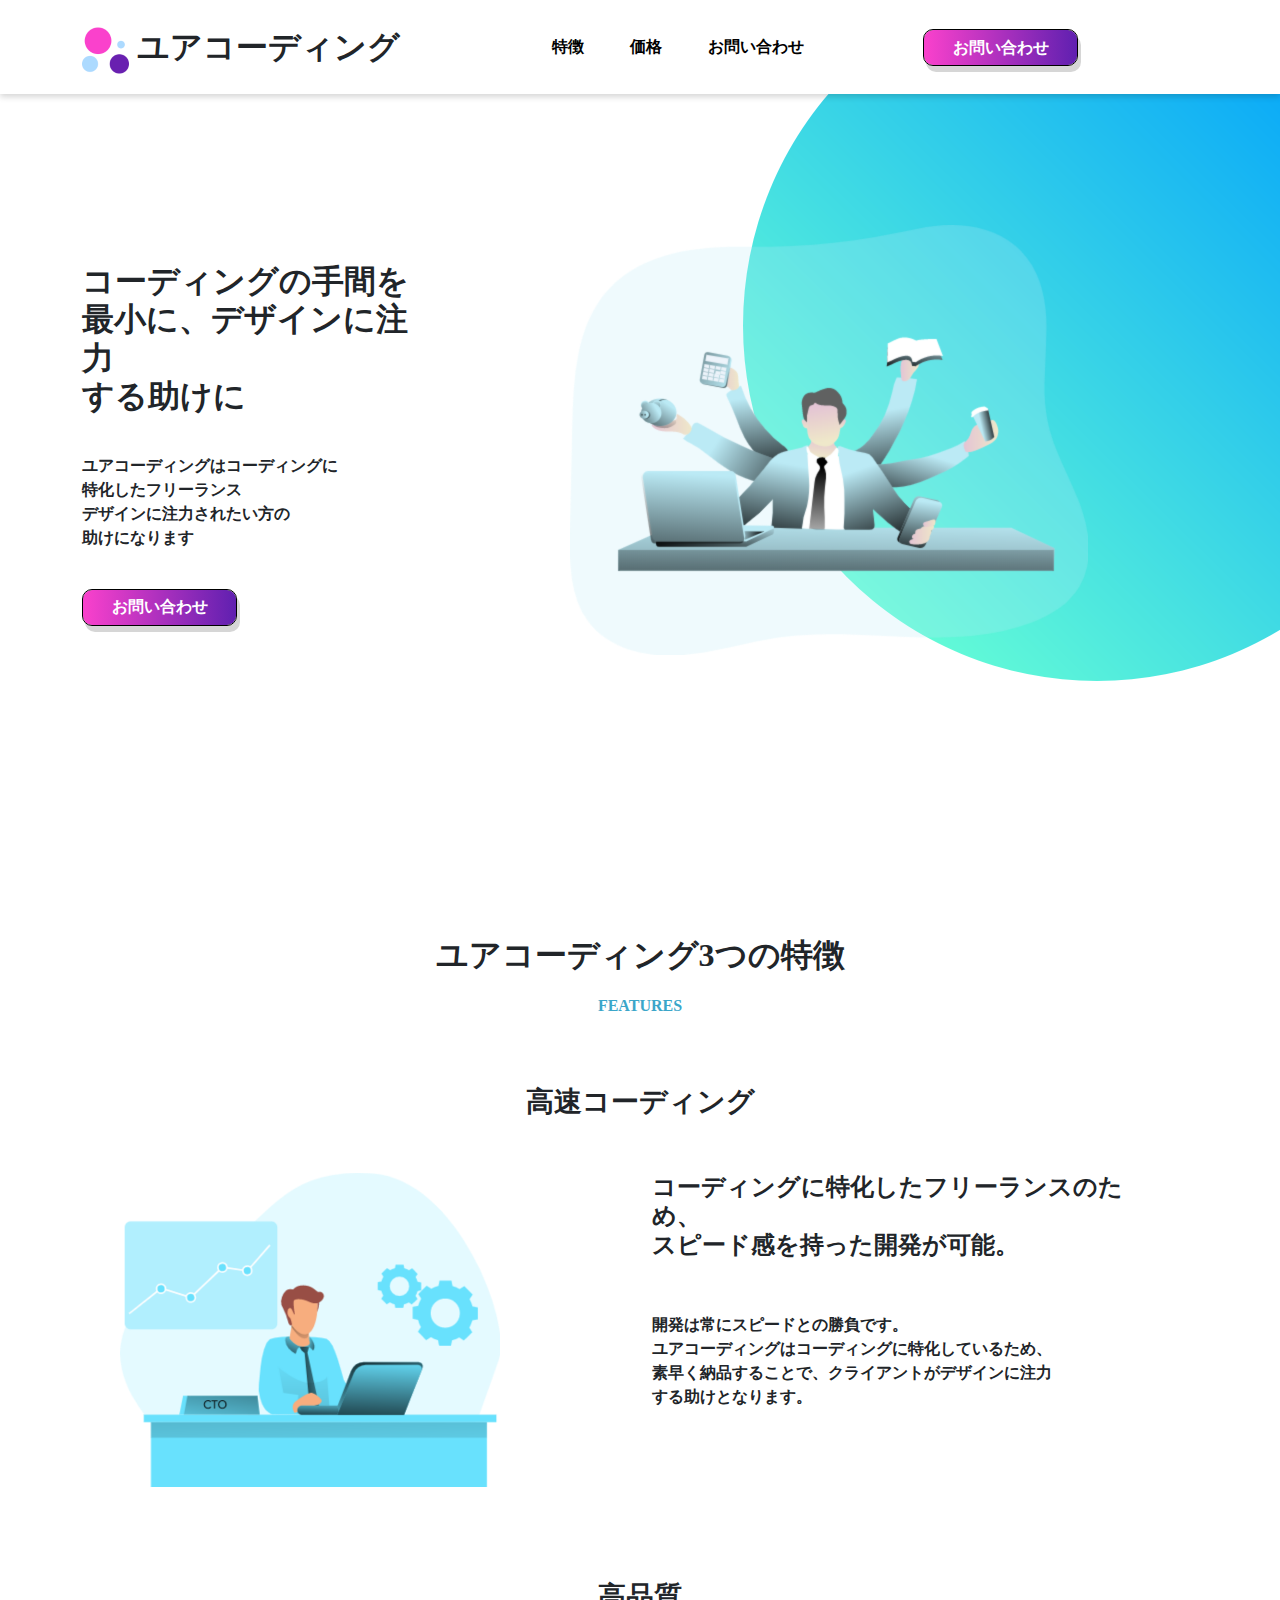
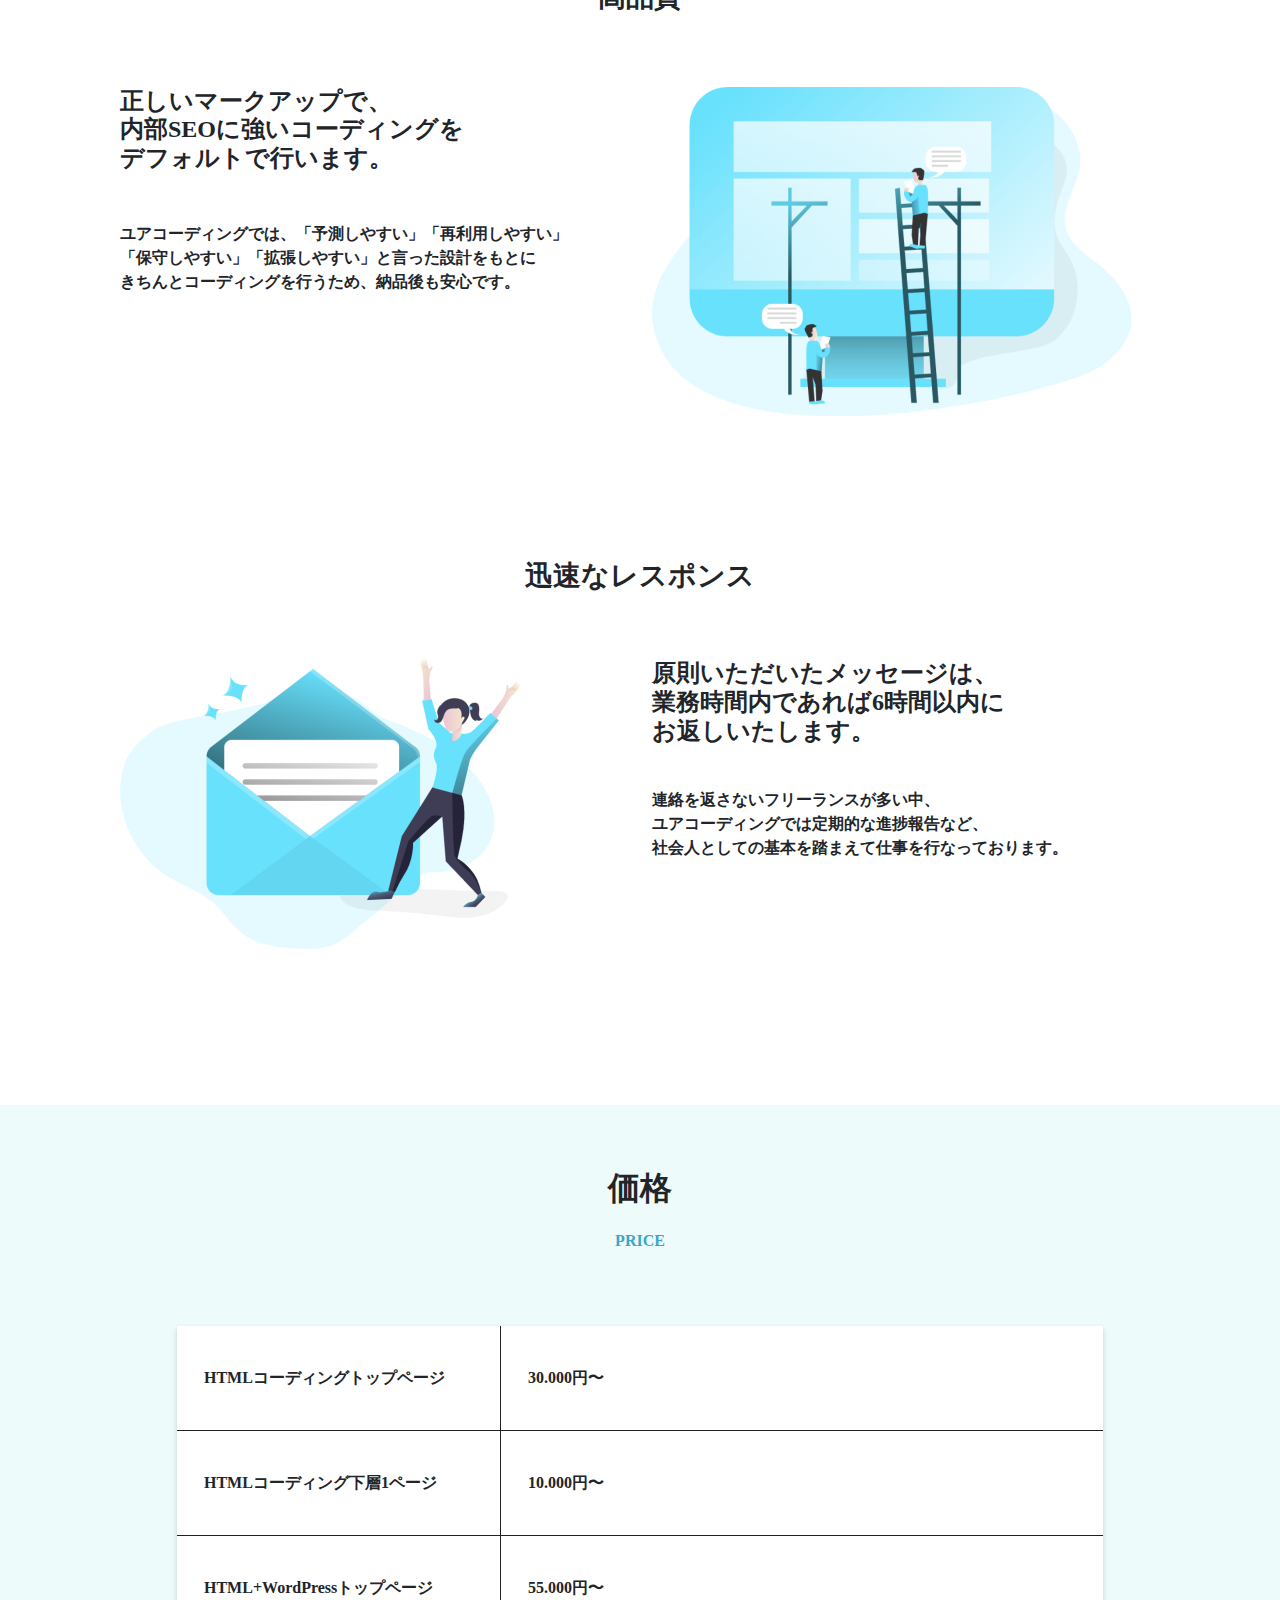
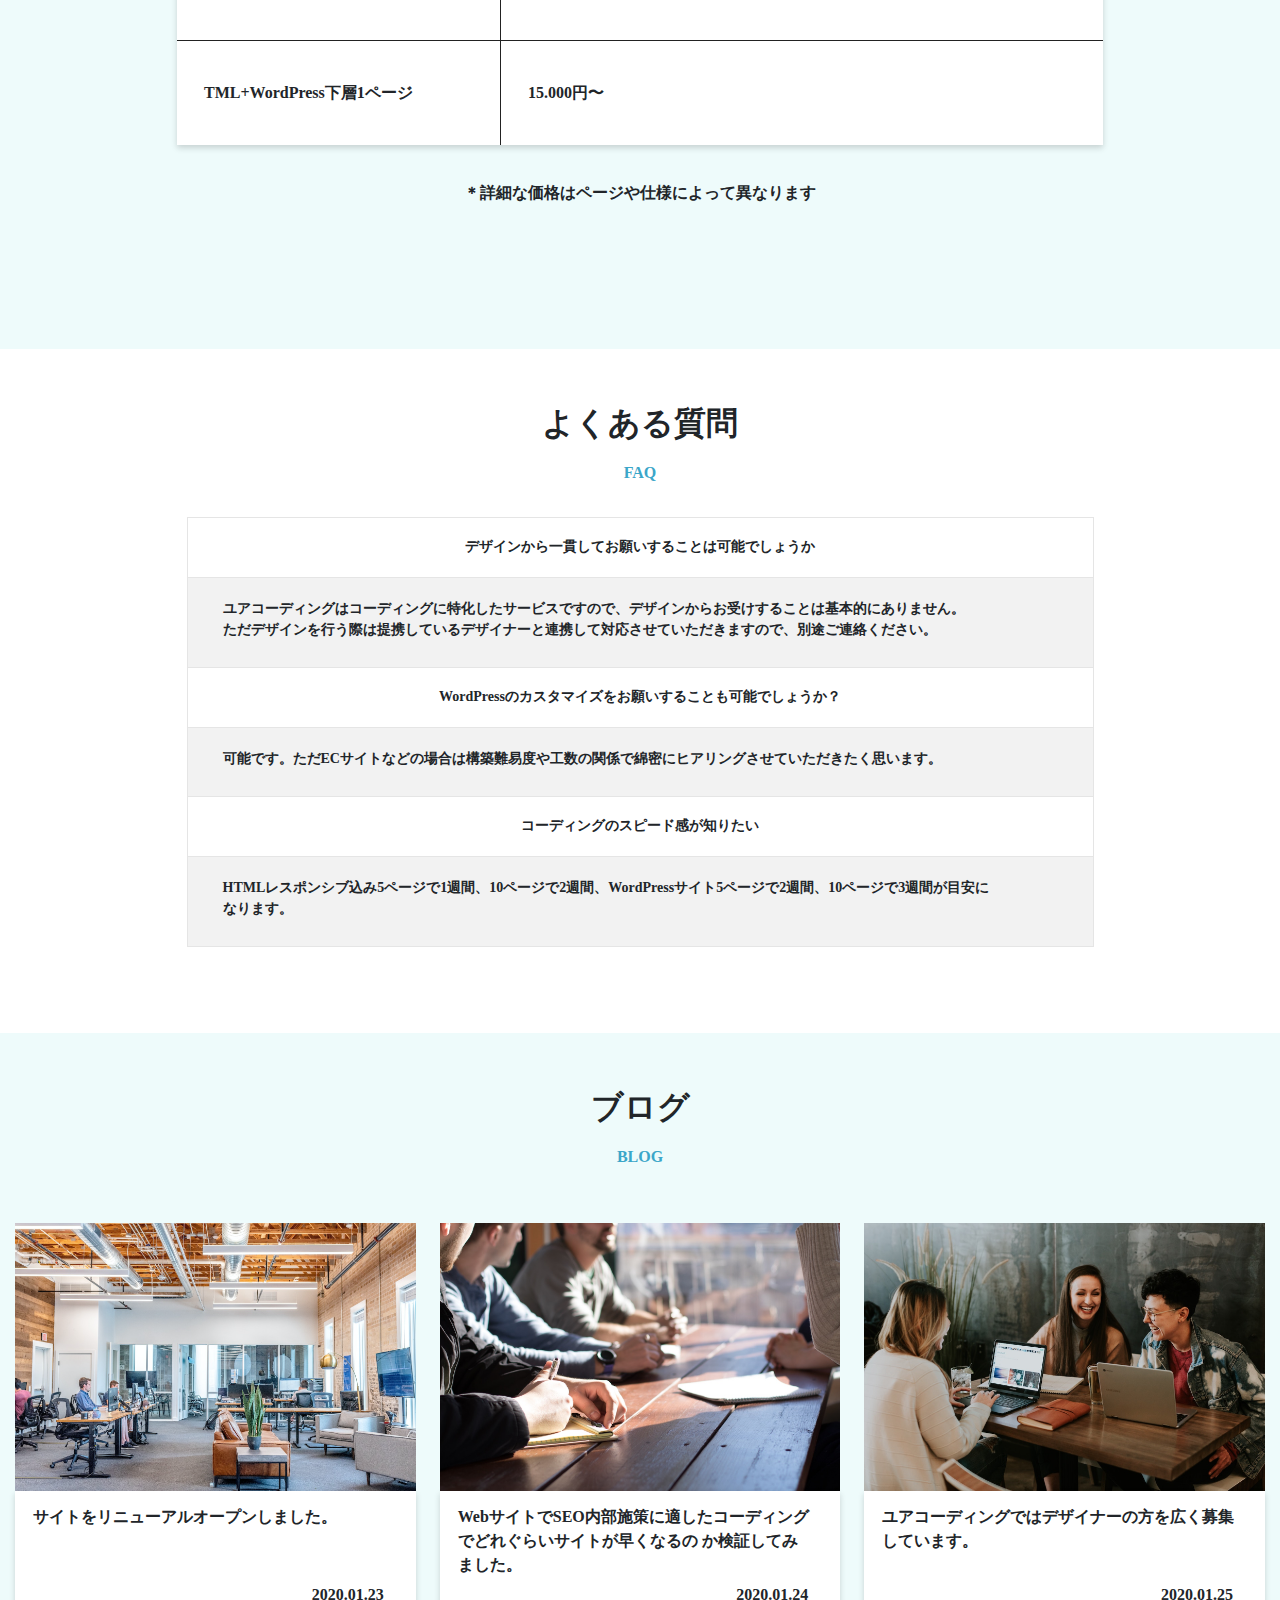
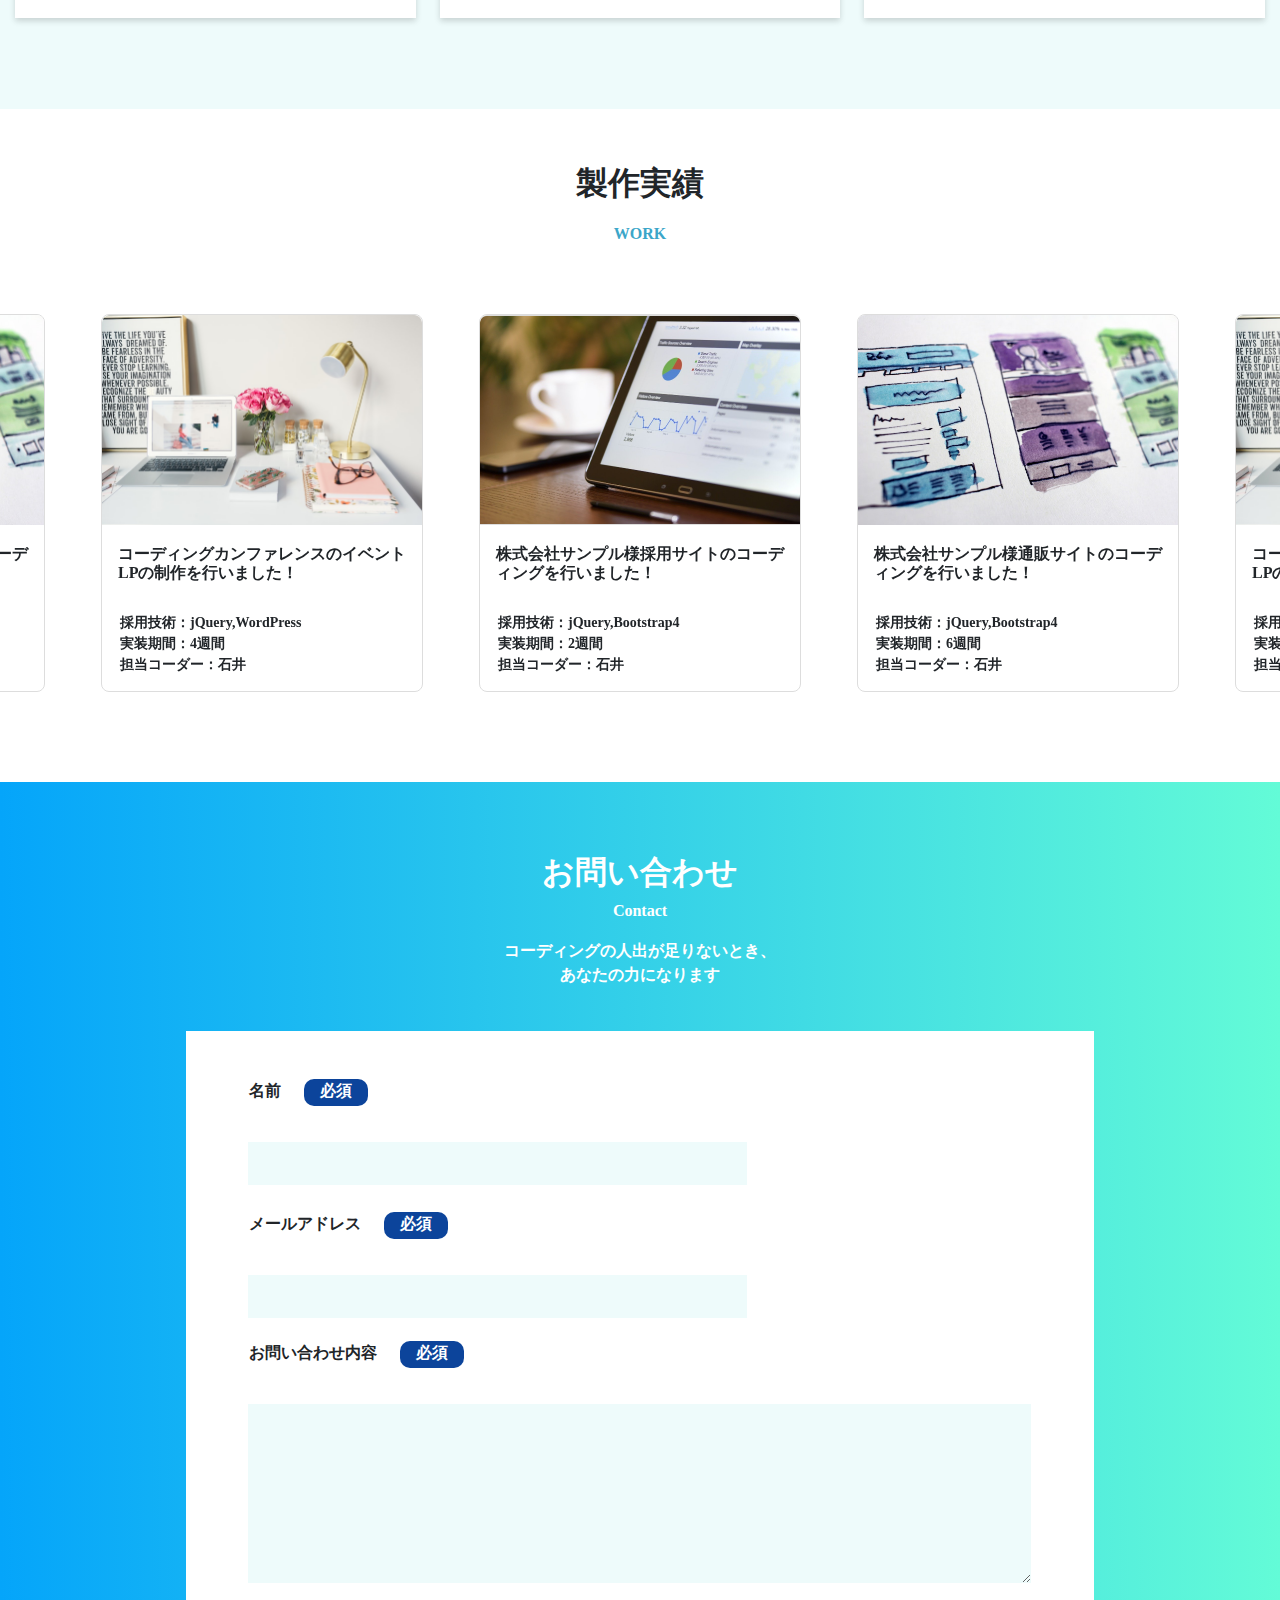
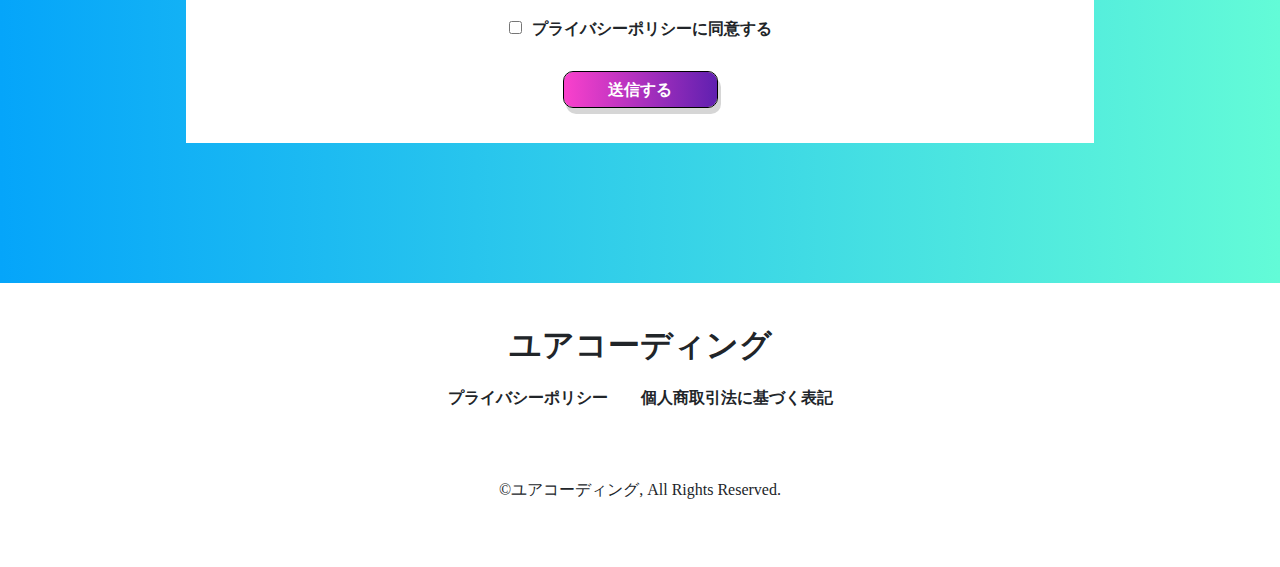
<file: 5.中級/shogo-log-intermediate-1/index.html>
<!DOCTYPE html>
<html>
  <head>
    <meta charset="UTF-8">
    <meta name="viewport" content="width=device-width, initial-scale=1">

    <title>ユアコーディング</title>
    <meta name="description" content="ディスクリプション" />
    
    <meta property="og:type" content="website" />
    <meta property="og:title" content="タイトル" />
    <meta property="og:image" content="/img/icon.png" />
    <meta property="og:url" content="http://example.net/" />
    <meta property="og:site_name" content="サイト名" />
    <meta property="og:description" content="ディスクリプション" />
    
    <meta name="robots" content="noarchive">
    
    <link rel="shortcut icon" href=""> 
    <link rel="stylesheet" type="text/css" href="style.css">
    <link rel="stylesheet" type="text/css" href="reset.css">
    <link rel="stylesheet" type="text/css" href="css/bootstrap.css">
    <script src="js/bootstrap.js"></script>
    <script src="https://ajax.googleapis.com/ajax/libs/jquery/1.12.4/jquery.min.js"></script>
    
    <link rel="stylesheet" href="swiper/swiper-bundle.min.css"/>
  </head>
  <body>
    <header class="">
        <div class="container">
            <div class="d-flex justify-content-between header-area">
                <h2 class="header-h2">
                    <img src="img/header-log.jpg" class="header-log">
                    ユアコーディング
                </h2>
                <nav>
                    <ul class="d-flex slide-menu">
                        <li class="li"><a href="" class="">特徴</a></li>
                        <li class="li"><a href="" class="">価格</a></li>
                        <li class="li-last"><a href="" class="">お問い合わせ</a></li>
                    </ul>
                </nav>
                <button class="header-button">お問い合わせ</button>
                <div class="hamburger">
                  <!-- ハンバーガーメニューの線 -->
                  <span></span>
                  <span></span>
                  <span></span>
                  <!-- /ハンバーガーメニューの線 -->
                </div>
            </div>
            <!--
              <ul class="slide-menu">
              <li>メニュー</li>
              <li>メニュー2</li>
              <li>メニュー3</li>
              <li>メニュー4</li>
            </ul>
          -->
        </div>
    </header>
    <main>
      <div class="container">
        <article class="first-view">
              <div>
                  <h1>コーディングの手間を<br>
                   最小に、デザインに注力<br> 
                   する助けに
                  </h1>
                  <p>ユアコーディングはコーディングに<br>
                    特化したフリーランス<br>
                    デザインに注力されたい方の<br> 
                    助けになります
                  </p>
                  <button class="pc-button">お問い合わせ</button>
                  <div class="mb-inner-button">
                    <button>お問い合わせ</button>
                  </div>
                </div>
                <img src="img/first-view1.jpg" class="first-view1-img">
                <img src="img/first-view2.jpg" class="first-view2-img">
            </article>
        </div>
        <div class="container-fluid">
          <article class="features">
            <h2>ユアコーディング3つの特徴</h2>
              <p class="features-p">FEATURES</p>
              <section class="fast-coding">
                <div class="row">
                  <h3>高速コーディング</h3>
                  <div class="col-md-6 feature-inner-img">
                    <img src="img/feature1.jpg" class="feature1-img">
                  </div>
                  <div class="col-md-6">
                    <h4 class="fast-coding-h4">
                      コーディングに特化したフリーランスのため、 <br>
                      スピード感を持った開発が可能。
                    </h4>
                    <p class="fast-coding-p">
                      開発は常にスピードとの勝負です。<br>
                      ユアコーディングはコーディングに特化しているため、<br>
                      素早く納品することで、クライアントがデザインに注力<br>
                      する助けとなります。
                    </p>
                  </div>
                </div>
              </section>
              <section class="high-quality">
                    <div class="row">
                        <h3>高品質</h3>
                        <div class="col-md-6 order-md-2 feature-inner-img">
                            <img src="img/feature2.jpg" class="feature2-img">
                        </div>
                        <div class="col-md-6 order-md-1">
                            <h4 class="high-quality-h4">正しいマークアップで、<br>
                                内部SEOに強いコーディングを<br>
                                デフォルトで行います。
                            </h4>
                            <p class="high-quality-p">ユアコーディングでは、「予測しやすい」「再利用しやすい」<br>
                               「保守しやすい」「拡張しやすい」と言った設計をもとに<br>
                               きちんとコーディングを行うため、納品後も安心です。
                            </p>
                        </div>   
                    </div>
                </section>
                <section class="quick-response">
                    <div class="row">
                        <h3>迅速なレスポンス</h3>
                        <div class="col-md-6 feature-inner-img">
                            <img src="img/feature3.jpg" class="feature3-img">
                        </div>
                        <div class="col-md-6">
                            <h4 class="quick-response-h4">原則いただいたメッセージは、 <br>
                                業務時間内であれば6時間以内に<br>
                                お返しいたします。
                            </h4>
                            <p class="quick-response-p">
                                連絡を返さないフリーランスが多い中、<br>
                                 ユアコーディングでは定期的な進捗報告など、<br>
                                 社会人としての基本を踏まえて仕事を行なっております。
                            </p>
                        </div>
                    </div>
                </section>
            </article>
          </div>
            <article class="prices">
                <h2>価格</h2>
                <p class="price-p">PRICE</p>
                <div class="tables">
                  <div class="pc-inner-tables">
                    <div class="table">
                        <span class="description">HTMLコーディングトップページ</span>
                        <span class="price">30.000円〜</span>
                    </div>
                    <div class="table">
                      <span class="description">HTMLコーディング下層1ページ</span>
                      <span class="price">10.000円〜</span>
                    </div>
                    <div class="table">
                      <span class="description">HTML+WordPressトップページ</span>
                      <span class="price">55.000円〜</span>
                    </div>
                    <div class="table">
                      <span class="description">TML+WordPress下層1ページ</span>
                      <span class="price">15.000円〜</span>
                    </div>    
                  </div>
                  <div class="mb-inner-tables">
                    <div class="mb-table">
                      <p class="">HTMLコーディングトップページ</p>
                      <p class="">30.000円〜</p>
                    </div>
                    <div class="mb-table">
                      <p class="">HTMLコーディング下層1ページ</span>
                      <p class="">10.000円〜</p>
                    </div>
                    <div class="mb-table">
                      <p class="">HTML+WordPressトップページ</p>
                      <p class="">55.000円〜</p>
                    </div>
                    <div class="mb-last-table">
                      <p class="">TML+WordPress下層1ページ</p>
                      <p class="">15.000円〜</p>
                    </div> 
                  </div>
                  <div class="mb-inner-tables-bc-color">
                    
                  </div>
                </div>
                <p class="prices-description">＊詳細な価格はページや仕様によって異なります</p>
            </article>
            <article class="faq">
                <h2>よくある質問</h2>
                <p>FAQ</p>
                <dl>
                    <dt>
                        デザインから一貫してお願いすることは可能でしょうか
                    </dt>
                    <dd>
                        ユアコーディングはコーディングに特化したサービスですので、デザインからお受けすることは基本的にありません。<br> 
                        ただデザインを行う際は提携しているデザイナーと連携して対応させていただきますので、別途ご連絡ください。
                    </dd>
                    <dt>
                        WordPressのカスタマイズをお願いすることも可能でしょうか？
                    </dt>
                    <dd>
                        可能です。ただECサイトなどの場合は構築難易度や工数の関係で綿密にヒアリングさせていただきたく思います。
                    </dd>
                    <dt>
                        コーディングのスピード感が知りたい
                    </dt>
                    <dd>
                        HTMLレスポンシブ込み5ページで1週間、10ページで2週間、WordPressサイト5ページで2週間、10ページで3週間が目安に なります。
                    </dd>
                </dl>
            </article>
            <article class="blog">
                <h2>ブログ</h2>
                <p>BLOG</p>
                <div class="row blog-boxes">
                    <div class="col-md-6 col-lg-4 blog-box">
                        <img src="img/blog1.jpg">
                        <div class="blog-content">
                            <p>サイトをリニューアルオープンしました。</p>
                            <span>2020.01.23</span>
                        </div>
                    </div>
                    <div class="col-md-6 col-lg-4 blog-box">
                        <img src="img/blog2.jpg">
                        <div class="blog-content">
                            <p>WebサイトでSEO内部施策に適したコーディングでどれぐらいサイトが早くなるの か検証してみました。</p>
                            <span>2020.01.24</span>
                        </div>
                    </div>
                    <div class="col-md-6 col-lg-4 blog-box">
                        <img src="img/blog3.jpg">
                        <div class="blog-content">
                            <p>ユアコーディングではデザイナーの方を広く募集しています。</p>
                            <span>2020.01.25</span>
                        </div>
                    </div>
                </div>
            </article>
            <article class="work">
                <h2>製作実績</h2>
                <p>WORK</p>
                <div class="swiper">
                  <!-- スライド要素を包む要素 -->
                  <div class="swiper-wrapper">
                    <!-- 各スライド -->
                    <article class="swiper-slide ">
                      <figure><img src="img/work2.jpg" class="work-img"></figure>
                      <div class="work-text-box">
                        <h3>コーディングカンファレンスのイベントLPの制作を行いました！</h3>
                        <p>
                          採用技術：jQuery,WordPress<br>
                          実装期間：4週間<br>
                          担当コーダー：石井
                        </p>
                      </div>
                    </article>
                    <article class="swiper-slide ">
                      <figure><img src="img/work1.jpg" class="work-img"></figure>
                      <div class="work-text-box">
                        <h3>株式会社サンプル様採用サイトのコーディングを行いました！</h3>
                        <p>
                          採用技術：jQuery,Bootstrap4 <br>
                          実装期間：2週間 <br>
                          担当コーダー：石井
                        </p>
                      </div>
                    </article>
                    <article class="swiper-slide ">
                      <figure><img src="img/work3.jpg" class="work-img"></figure>
                      <div class="work-text-box">
                        <h3>株式会社サンプル様通販サイトのコーディングを行いました！</h3>
                        <p>
                          採用技術：jQuery,Bootstrap4<br>
                          実装期間：6週間<br> 
                          担当コーダー：石井
                        </p>
                      </div>
                    </article>
                    <article class="swiper-slide ">
                      <figure><img src="img/work2.jpg" class="work-img"></figure>
                      <div class="work-text-box">
                        <h3>コーディングカンファレンスのイベントLPの制作を行いました！</h3>
                        <p>
                          採用技術：jQuery,WordPress<br>
                          実装期間：4週間<br>
                          担当コーダー：石井
                        </p>
                      </div>
                    </article>
                    <article class="swiper-slide ">
                      <figure><img src="img/work1.jpg" class="work-img"></figure>
                      <div class="work-text-box">
                        <h3>株式会社サンプル様採用サイトのコーディングを行いました！</h3>
                        <p>
                          採用技術：jQuery,Bootstrap4 <br>
                          実装期間：2週間 <br>
                          担当コーダー：石井
                        </p>
                      </div>
                    </article>
                    <article class="swiper-slide ">
                      <figure><img src="img/work3.jpg" class="work-img"></figure>
                      <div class="work-text-box">
                        <h3>株式会社サンプル様通販サイトのコーディングを行いました！</h3>
                        <p>
                          採用技術：jQuery,Bootstrap4<br>
                          実装期間：6週間<br> 
                          担当コーダー：石井
                        </p>
                      </div>
                    </article>
                    <article class="swiper-slide ">
                      <figure><img src="img/work2.jpg" class="work-img"></figure>
                      <div class="work-text-box">
                        <h3>コーディングカンファレンスのイベントLPの制作を行いました！</h3>
                        <p>
                          採用技術：jQuery,WordPress<br>
                          実装期間：4週間<br>
                          担当コーダー：石井
                        </p>
                      </div>
                    </article>
                    <article class="swiper-slide ">
                      <figure><img src="img/work1.jpg" class="work-img"></figure>
                      <div class="work-text-box">
                        <h3>株式会社サンプル様採用サイトのコーディングを行いました！</h3>
                        <p>
                          採用技術：jQuery,Bootstrap4 <br>
                          実装期間：2週間 <br>
                          担当コーダー：石井
                        </p>
                      </div>
                    </article>
                    <article class="swiper-slide ">
                      <figure><img src="img/work3.jpg" class="work-img"></figure>
                      <div class="work-text-box">
                        <h3>株式会社サンプル様通販サイトのコーディングを行いました！</h3>
                        <p>
                          採用技術：jQuery,Bootstrap4<br>
                          実装期間：6週間<br> 
                          担当コーダー：石井
                        </p>
                      </div>
                    </article>
                  </div>
                  <!--
                  <div class="swiper-button-prev"></div>
                  <div class="swiper-button-next"></div>
                  <div class="swiper-pagination"></div>  
                  -->
                  
                  
                </div>
            </article>
            <article class="contacts">
                <h2>お問い合わせ</h2>
                <p>Contact</p>
                <p>コーディングの人出が足りないとき、 <br>あなたの力になります</p>
                <div class="contacts-inner">
                    <form>
                        <p>名前<span class="contacts-span">必須</span></p>
                        <div class="input-inner">
                          <input name="name">
                        </div>
                        <p class="contacts-p2">メールアドレス<span class="contacts-span">必須</span></p>
                        <div class="input-inner">
                          <input name="name">
                        </div>
                        <p class="contacts-p3">お問い合わせ内容<span class="contacts-span">必須</span></p>
                        <div class="input-inner">
                          <textarea name="name"></textarea>
                        </div>
                        <div class="checkbox-inner">
                          <input type="checkbox"><span class="checkbox-inner-span">プライバシーポリシーに同意する</span>
                        </div>
                        <div class="button-inner">
                            <button>送信する</button>
                        </div>
                    </form>
                </div> 
            </article>
        </div> 
    </main>
    <footer>
        <h2>ユアコーディング</h2>
        <p class="footer-p-first">
            <span>プライバシーポリシー</span>
            <span>個人商取引法に基づく表記</span>
        </p>
        <p class="footer-p-second">©ユアコーディング, All Rights Reserved.</p>
    </footer>
    <script src="swiper/swiper-bundle.min.js"></script>
    <script src="script.js"></script>
  </body>
</html>
</file>
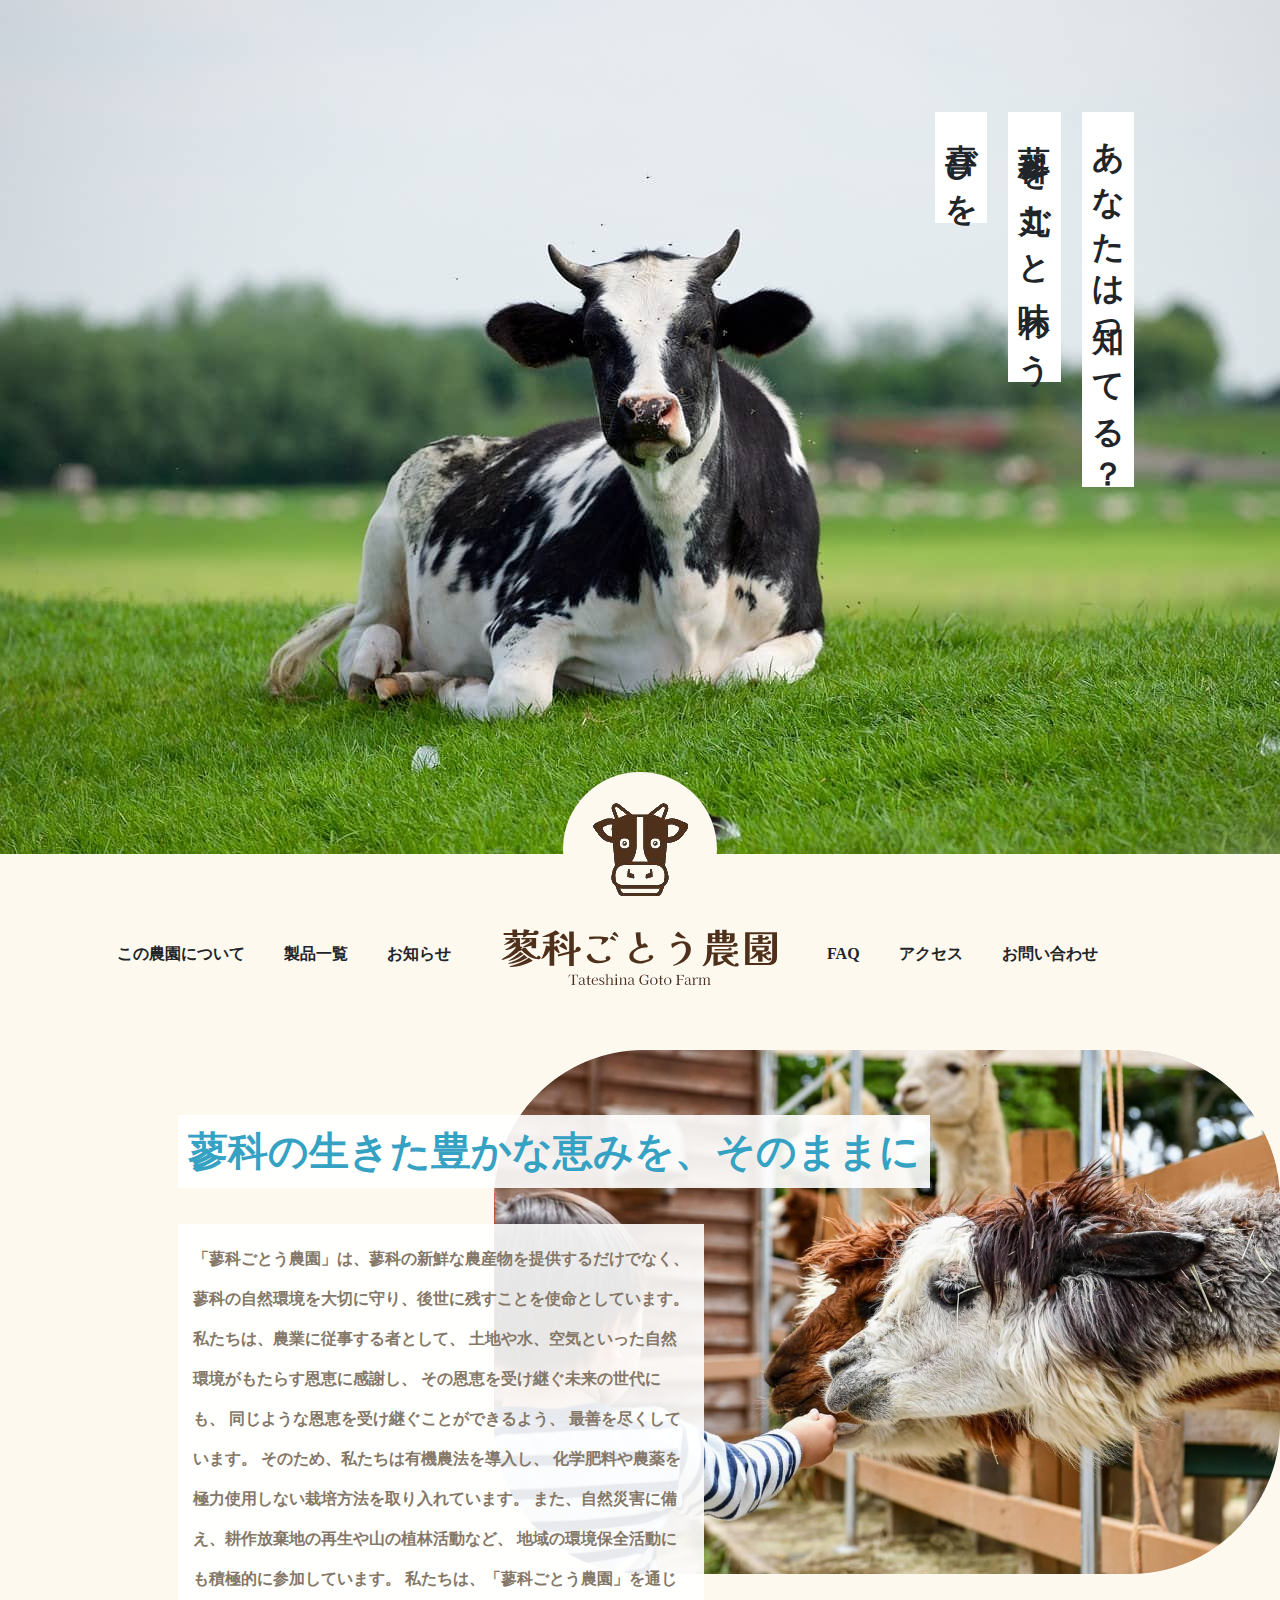
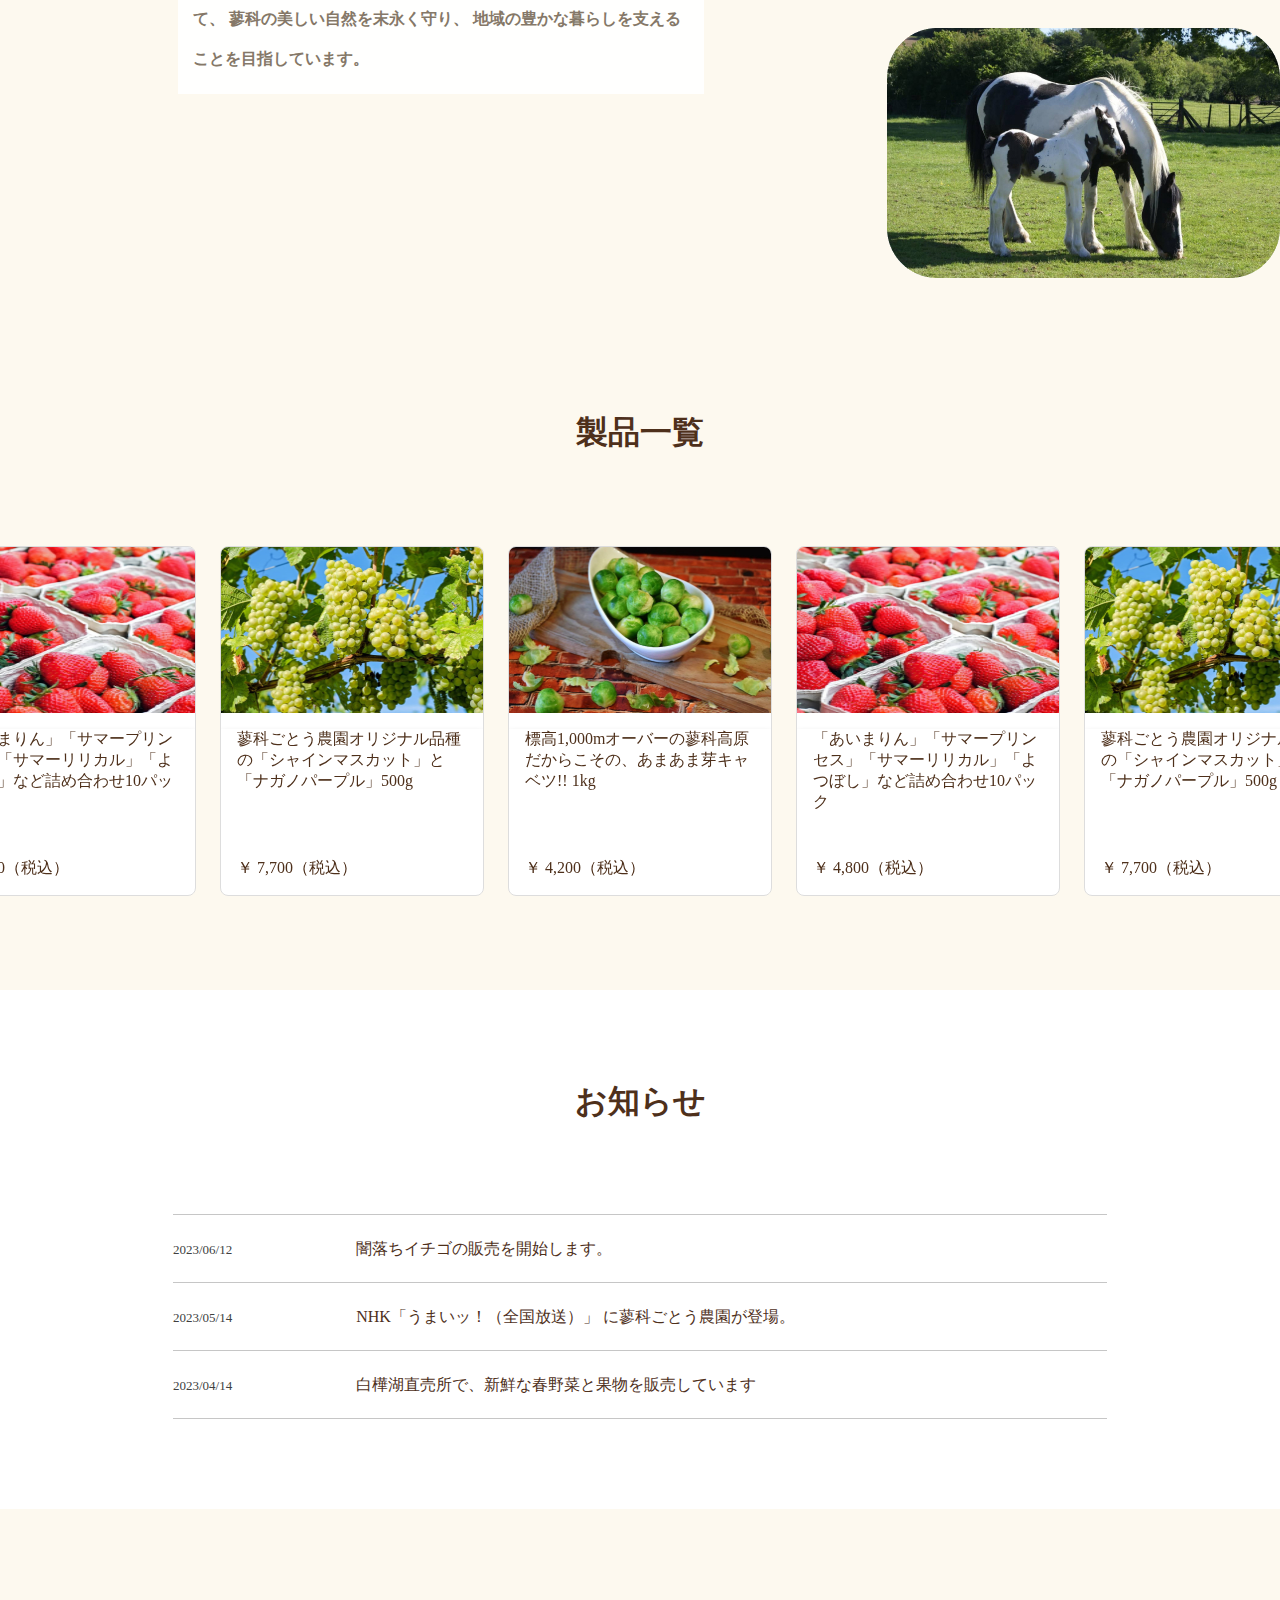
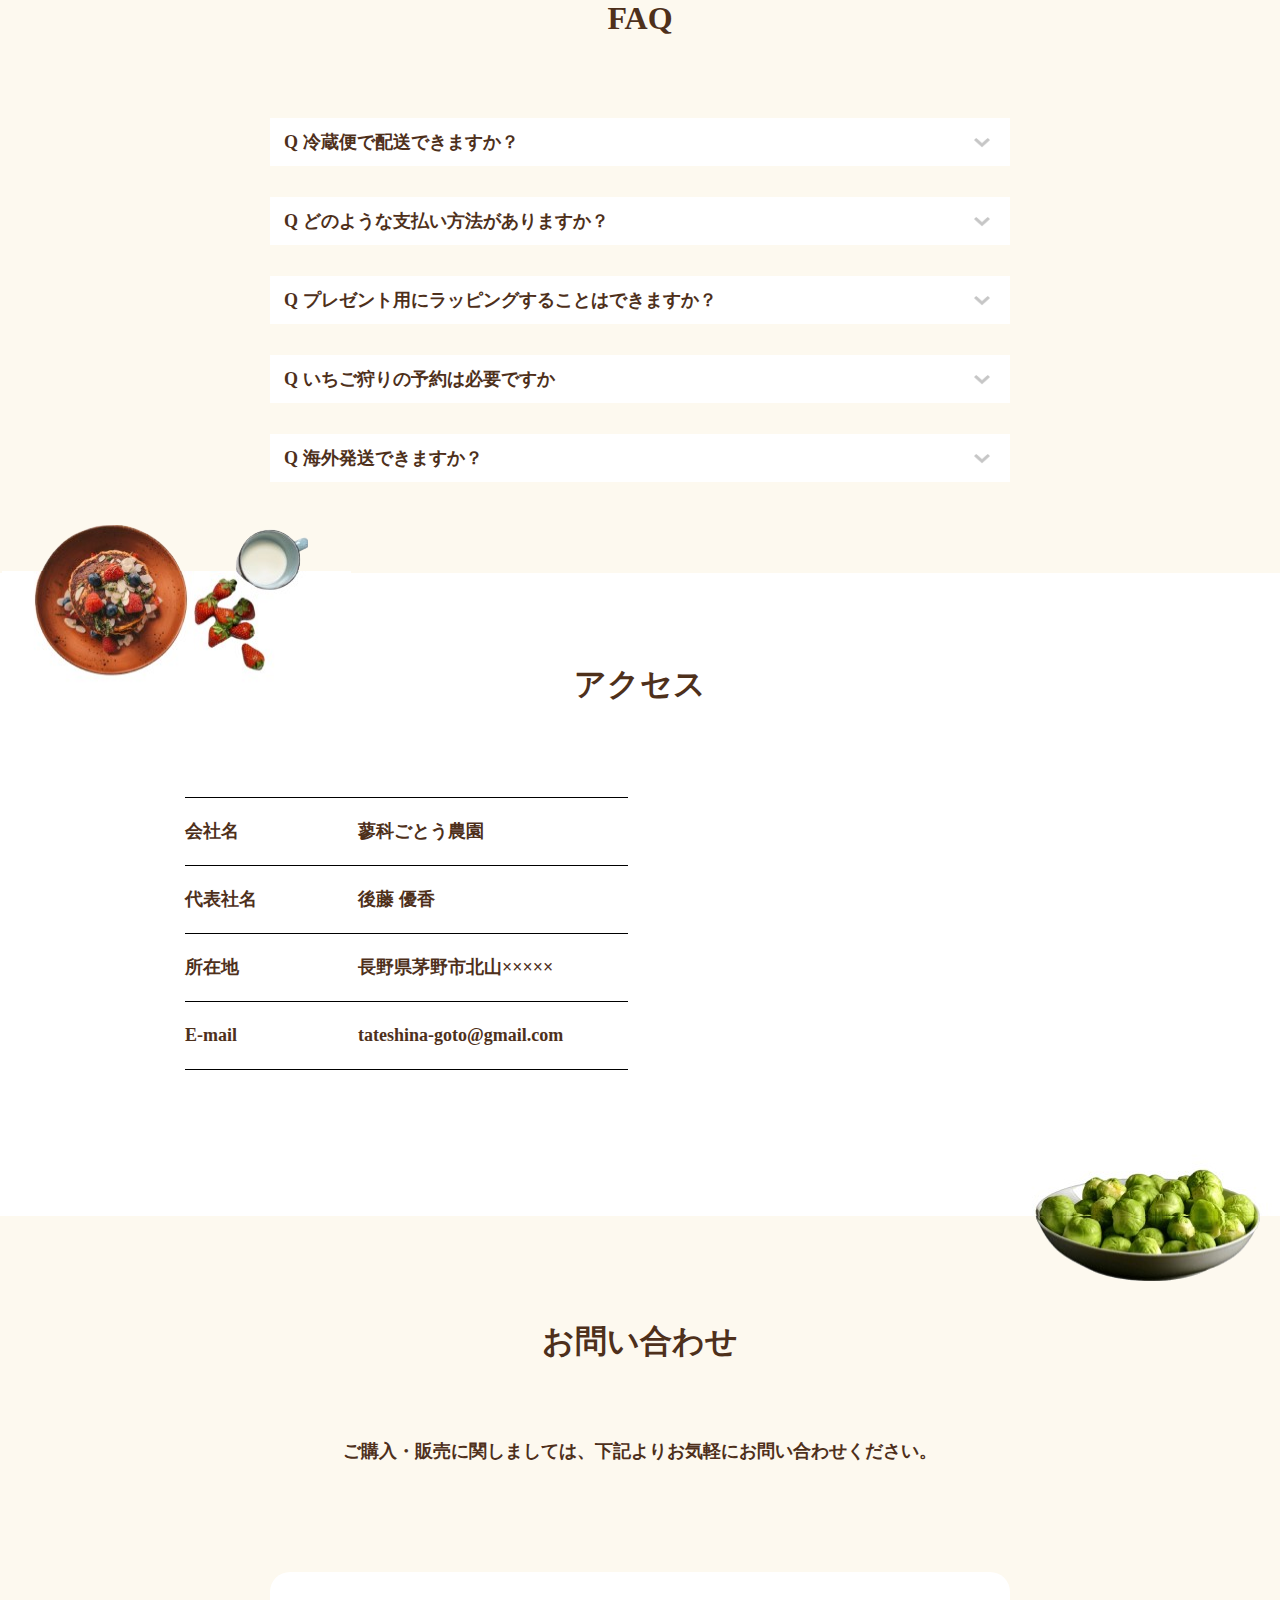
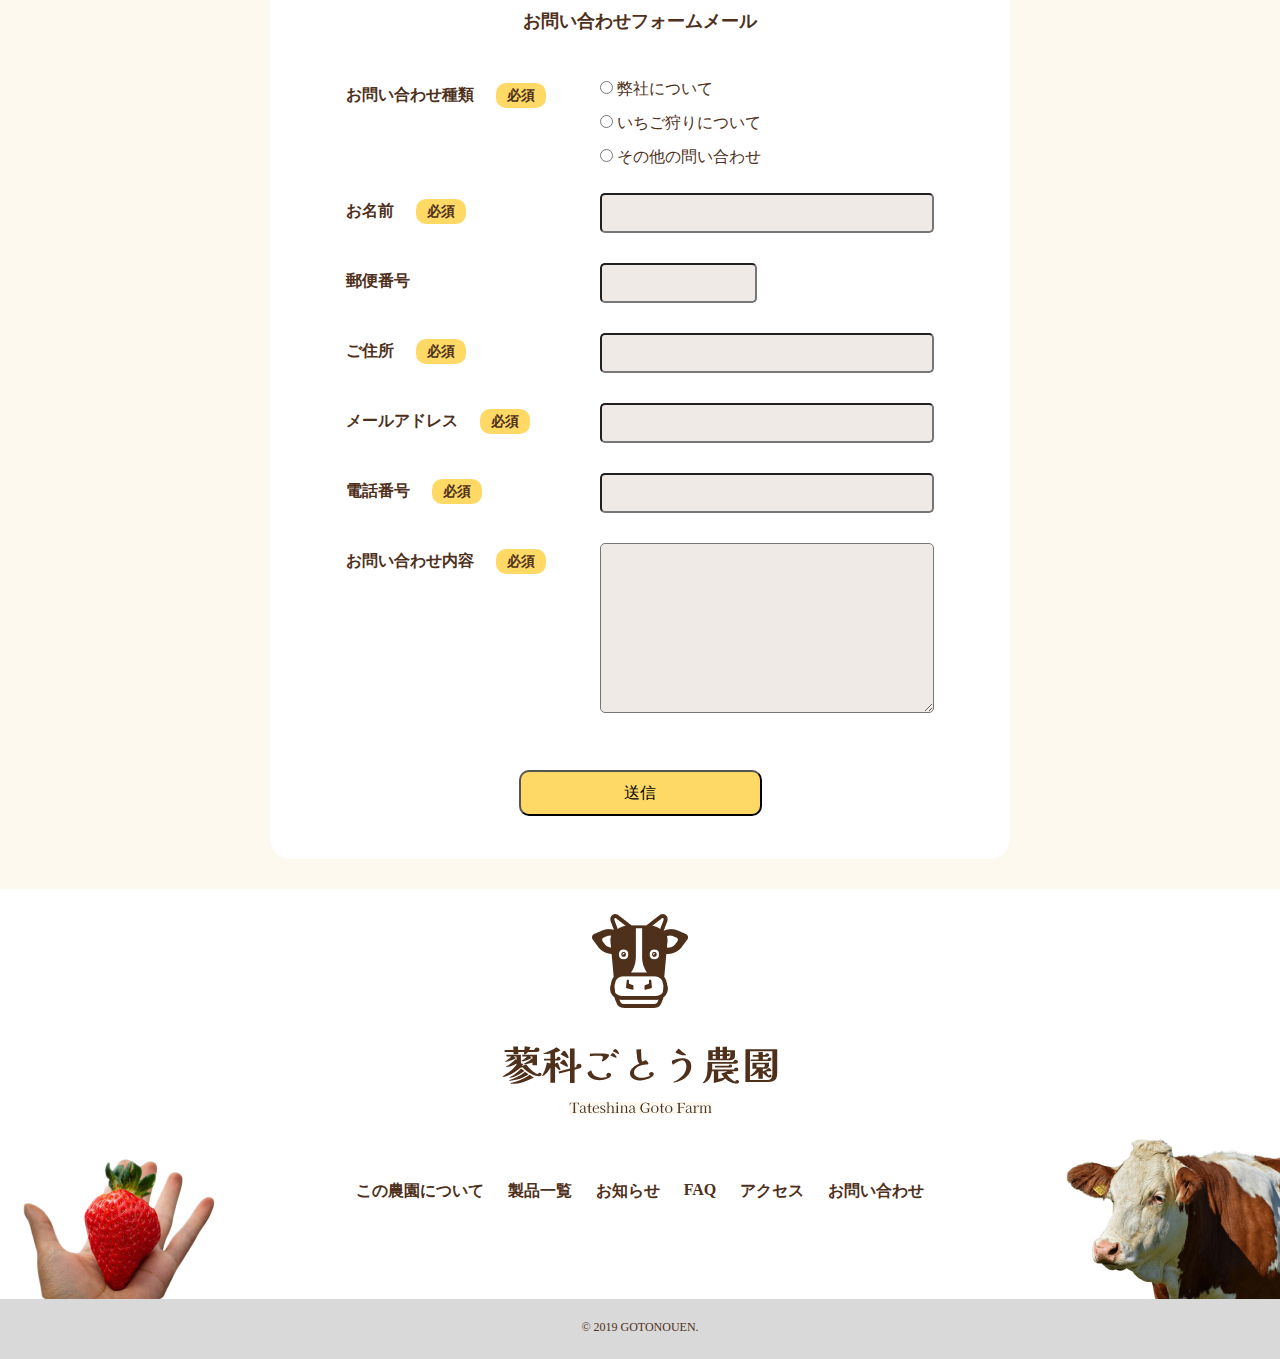
<file: 5.中級/shogo-log-intermediate-2/index.html>
<!DOCTYPE html>
<html lang="ja">
    <head>
        <meta name="viewport" content="width=device-width,initial-scale=1.0,user-scalable=no" />
        <meta charset="UTF-8">
        <meta name="keywords" content="">
        <meta name="description" content="">
        <title>ページタイトル</title>
        <link rel="stylesheet" href="reset.css">
        <link rel="stylesheet" href="style.css">
        <link rel="stylesheet" type="text/css" href="css/bootstrap.css">
        <script src="js/bootstrap.js"></script>
        <script src="https://ajax.googleapis.com/ajax/libs/jquery/3.3.1/jquery.min.js"></script>
        <link rel="stylesheet" href="swiper/swiper-bundle.min.css"/>
    </head>
    <body>
        <header>
        </header>
        <main>
            <section class="first-view">
                <div class="hamburger-inner">
                    <div class="hamburger">
                        <span></span>
                        <span></span>
                        <span></span>
                      </div>
                </div>
                <div class="clear"></div>
                <div class="mb-menu" id="mb-menu">
                    <img src="img/logo-01.jpg">
                    <h2>
                        <svg xmlns="http://www.w3.org/2000/svg" width="276" height="38" viewBox="0 0 276 38" fill="none">
                            <path d="M26.56 28.48C24.9333 29.5733 23.0933 30.5733 21.04 31.48C18.9867 32.36 17.0133 33.0667 15.12 33.6C14.2933 33.84 13.4267 34.0267 12.52 34.16C11.6133 34.32 10.7333 34.4667 9.88 34.6C9.56 34.6533 9.24 34.7067 8.92 34.76C8.6267 34.8133 8.32 34.84 8 34.84C7.8933 34.84 7.7467 34.8267 7.56 34.8C7.3733 34.7733 7.28 34.68 7.28 34.52C7.28 34.3333 7.4 34.1867 7.64 34.08C7.9067 33.9733 8.1733 33.8933 8.44 33.84C8.7067 33.76 8.9733 33.6667 9.24 33.56C9.5867 33.4267 9.92 33.2933 10.24 33.16C10.56 33.0267 10.8933 32.8933 11.24 32.76C13.4 31.88 15.48 30.92 17.48 29.88C19.48 28.8133 21.3333 27.4667 23.04 25.84C23.6533 26.2667 24.24 26.7067 24.8 27.16C25.3867 27.5867 25.9733 28.0267 26.56 28.48ZM31.56 31.68C31.56 31.7867 31.4933 31.8933 31.36 32C31.2267 32.08 31.12 32.1467 31.04 32.2C27.7333 33.9333 24.36 35.32 20.92 36.36C17.48 37.4267 13.88 37.96 10.12 37.96C10.0133 37.96 9.84 37.96 9.6 37.96C9.36 37.96 9.1333 37.92 8.92 37.84C8.7067 37.7867 8.6 37.68 8.6 37.52C8.6 37.4133 8.6533 37.32 8.76 37.24C8.8667 37.16 8.96 37.1067 9.04 37.08C9.2533 37 9.4667 36.9333 9.68 36.88C9.8933 36.8533 10.0933 36.8133 10.28 36.76C10.6533 36.6533 11.04 36.5467 11.44 36.44C11.84 36.3333 12.2267 36.2267 12.6 36.12C14.2267 35.6133 15.96 35 17.8 34.28C19.64 33.56 21.4267 32.7467 23.16 31.84C24.92 30.9333 26.44 29.9333 27.72 28.84C27.8267 28.92 28.08 29.0933 28.48 29.36C28.88 29.6267 29.32 29.9333 29.8 30.28C30.28 30.6 30.6933 30.8933 31.04 31.16C31.3867 31.4267 31.56 31.6 31.56 31.68ZM22.52 25.04C21.64 25.6533 20.5867 26.3467 19.36 27.12C18.16 27.8933 16.88 28.64 15.52 29.36C14.16 30.0533 12.8133 30.64 11.48 31.12C10.1733 31.5733 8.9867 31.8 7.92 31.8C7.6533 31.8 7.52 31.6933 7.52 31.48C7.52 31.3733 7.5733 31.2933 7.68 31.24C8.24 30.9733 8.7867 30.7067 9.32 30.44C9.8533 30.1733 10.3733 29.88 10.88 29.56C12.4267 28.5733 13.88 27.5067 15.24 26.36C16.6267 25.2133 17.9467 23.9867 19.2 22.68L22.52 25.04ZM39.64 28.6C39.64 29.1867 39.4 29.6133 38.92 29.88C38.44 30.1467 37.9467 30.28 37.44 30.28C35.9467 30.28 34.4133 30.0267 32.84 29.52C31.2667 28.9867 29.72 28.28 28.2 27.4C26.7067 26.52 25.32 25.5467 24.04 24.48C22.76 23.3867 21.6533 22.2933 20.72 21.2C20.2933 21.3067 19.8133 21.4533 19.28 21.64C18.7467 21.8267 18.2933 22.04 17.92 22.28C17.5733 22.4933 17.24 22.7467 16.92 23.04C16.6267 23.3067 16.32 23.5733 16 23.84C13.8667 25.4933 11.7333 26.8933 9.6 28.04C7.4667 29.16 5.08 30.0533 2.44 30.72C2.2533 30.7733 2.0533 30.8133 1.84 30.84C1.6267 30.8667 1.4133 30.88 1.2 30.88C1.0933 30.88 0.9867 30.8533 0.88 30.8C0.8 30.72 0.76 30.6267 0.76 30.52C0.76 30.36 0.7867 30.2533 0.84 30.2C0.92 30.1467 1.0133 30.0933 1.12 30.04C2.88 28.9733 4.5467 27.9067 6.12 26.84C7.6933 25.7733 9.1733 24.6 10.56 23.32C11.9733 22.04 13.3067 20.56 14.56 18.88V17.56C13.4933 18.1733 12.4 18.76 11.28 19.32C10.16 19.8533 9.0133 20.2667 7.84 20.56C7.3333 20.6667 6.8133 20.7867 6.28 20.92C5.7467 21.0267 5.2133 21.08 4.68 21.08C4.6 21.08 4.4933 21.0533 4.36 21C4.2533 20.9467 4.2 20.8667 4.2 20.76C4.2 20.6 4.2667 20.48 4.4 20.4C4.5333 20.2933 4.6533 20.2133 4.76 20.16C5.2133 19.92 5.6667 19.68 6.12 19.44C6.6 19.2 7.0533 18.9333 7.48 18.64C8.5733 17.8933 9.6133 17.0667 10.6 16.16C11.5867 15.2533 12.4933 14.2933 13.32 13.28L14.56 14.04V10.64H11.48C11.6133 10.6933 11.8667 10.8267 12.24 11.04C12.64 11.2267 13.0133 11.4133 13.36 11.6C13.7333 11.7867 13.92 11.9333 13.92 12.04C13.92 12.12 13.88 12.1867 13.8 12.24C12.5733 13.04 11.1867 13.72 9.64 14.28C8.12 14.84 6.6533 15.28 5.24 15.6C5 15.6533 4.7467 15.72 4.48 15.8C4.2133 15.8533 3.9467 15.88 3.68 15.88C3.6 15.88 3.4933 15.8533 3.36 15.8C3.2533 15.7467 3.2 15.6667 3.2 15.56C3.2 15.4 3.2533 15.28 3.36 15.2C3.4667 15.12 3.5733 15.0533 3.68 15C3.92 14.8667 4.16 14.7467 4.4 14.64C4.64 14.5067 4.88 14.36 5.12 14.2C5.8933 13.6933 6.6267 13.1467 7.32 12.56C8.0133 11.9467 8.68 11.3067 9.32 10.64H4.44V8.88H18.96V17.2C19.28 17.3067 19.6 17.4133 19.92 17.52C20.24 17.6 20.56 17.7067 20.88 17.84C20.9867 17.8667 21.0667 17.8933 21.12 17.92C21.2 17.9467 21.24 18.0267 21.24 18.16C21.24 18.2933 21.1333 18.5067 20.92 18.8C20.7333 19.0933 20.52 19.3867 20.28 19.68C20.0667 19.9467 19.9067 20.1333 19.8 20.24C19.96 20.16 20.2533 20.04 20.68 19.88C21.1067 19.72 21.56 19.5467 22.04 19.36C22.5467 19.1467 23 18.9733 23.4 18.84C23.8267 18.7067 24.1067 18.64 24.24 18.64C24.3733 18.64 24.52 18.6933 24.68 18.8C24.7067 18.8 24.8133 18.9467 25 19.24C25.2133 19.5067 25.4267 19.7867 25.64 20.08C25.8533 20.3733 25.9733 20.5467 26 20.6C26.7733 21.6133 27.7067 22.6133 28.8 23.6C29.8933 24.5867 31.0533 25.4933 32.28 26.32C33.5067 27.1467 34.6933 27.84 35.84 28.4C36.0267 27.8667 36.28 27.48 36.6 27.24C36.92 26.9733 37.36 26.84 37.92 26.84C38.32 26.84 38.7067 27.04 39.08 27.44C39.4533 27.8133 39.64 28.2 39.64 28.6ZM35.12 19.36H30.52V16.52C29.6933 16.7867 28.7867 17.0667 27.8 17.36C26.8133 17.6533 25.8267 17.9067 24.84 18.12C23.8533 18.3067 22.9333 18.4 22.08 18.4C21.84 18.4 21.72 18.3067 21.72 18.12C21.72 17.9867 21.8267 17.8667 22.04 17.76C22.2533 17.6267 22.4133 17.5333 22.52 17.48C23.9333 16.7867 25.24 16.08 26.44 15.36C27.6667 14.6133 28.84 13.6667 29.96 12.52L30.52 12.88V10.6H27.68C27.7867 10.6533 28 10.76 28.32 10.92C28.64 11.08 28.9467 11.2533 29.24 11.44C29.5333 11.6 29.68 11.7333 29.68 11.84C29.68 11.92 29.64 11.9867 29.56 12.04C28.7867 12.52 27.8133 13.0267 26.64 13.56C25.4933 14.0667 24.32 14.4933 23.12 14.84C21.92 15.1867 20.8533 15.36 19.92 15.36C19.84 15.36 19.7333 15.3467 19.6 15.32C19.4933 15.2667 19.44 15.1867 19.44 15.08C19.44 14.9467 19.4933 14.84 19.6 14.76C19.7067 14.68 19.8133 14.6133 19.92 14.56C20.9067 14.0267 21.8133 13.44 22.64 12.8C23.4667 12.1333 24.2667 11.4 25.04 10.6H20.36V8.88H35.12V19.36ZM37.56 3.92C37.56 4.6667 37.24 5.2 36.6 5.52C35.96 5.8133 35.3333 5.96 34.72 5.96H26.04C25.88 6.2 25.6 6.5333 25.2 6.96C24.8 7.36 24.3733 7.72 23.92 8.04C23.4667 8.36 23.08 8.52 22.76 8.52C22.6267 8.52 22.4933 8.4667 22.36 8.36C22.2267 8.2533 22.16 8.12 22.16 7.96C22.16 7.6133 22.16 7.28 22.16 6.96C22.16 6.64 22.1733 6.3067 22.2 5.96H16.28L16.4 7.92L11.68 8.16L11.56 5.96H2.64V4.08H11.48L11.28 0.599998L16 0.439999L16.2 4.08H22.4C22.48 3.44 22.5467 2.8133 22.6 2.2C22.6533 1.56 22.72 0.919999 22.8 0.279999L27.92 0.959997C28.0533 0.986697 28.16 1.0267 28.24 1.08C28.32 1.1067 28.36 1.1867 28.36 1.32C28.36 1.5333 28.28 1.8267 28.12 2.2C27.96 2.5467 27.7733 2.8933 27.56 3.24C27.3733 3.5867 27.2133 3.8667 27.08 4.08H32.4C32.4533 3.4133 32.7067 2.8267 33.16 2.32C33.6133 1.7867 34.1867 1.52 34.88 1.52C35.6533 1.52 36.2933 1.72 36.8 2.12C37.3067 2.52 37.56 3.12 37.56 3.92ZM58.8 12.8C58.8 13.36 58.5467 13.7867 58.04 14.08C57.56 14.3467 57.08 14.48 56.6 14.48H53.24V17.8C53.6933 17.5867 54.1467 17.3733 54.6 17.16C55.0533 16.9467 55.5067 16.7467 55.96 16.56C56.0133 16.72 56.1333 17.0533 56.32 17.56C56.5333 18.0667 56.76 18.6533 57 19.32C57.2667 19.96 57.52 20.6 57.76 21.24C58.0267 21.8533 58.24 22.3733 58.4 22.8C58.56 23.2267 58.64 23.4533 58.64 23.48C58.64 23.6667 58.56 23.8133 58.4 23.92C58.2667 24 58.12 24.04 57.96 24.04C57.6667 24.04 57.24 23.8533 56.68 23.48C56.1467 23.08 55.6133 22.64 55.08 22.16C54.7067 21.8133 54.3467 21.48 54 21.16C53.6533 20.8133 53.4 20.5467 53.24 20.36V36.8H48.56V21.48C48.1067 22.4667 47.4533 23.5467 46.6 24.72C45.7467 25.8933 44.8133 26.9733 43.8 27.96C42.7867 28.9467 41.76 29.6533 40.72 30.08C40.6933 30.1067 40.6267 30.12 40.52 30.12C40.4667 30.12 40.4 30.1067 40.32 30.08C40.24 30.0267 40.2 29.96 40.2 29.88C40.2 29.8267 40.24 29.7467 40.32 29.64C40.4 29.5067 40.4933 29.3467 40.6 29.16C40.76 28.84 40.9333 28.5067 41.12 28.16C41.3333 27.7867 41.4667 27.5467 41.52 27.44C42.3733 25.7067 43.0933 23.92 43.68 22.08C44.2667 20.24 44.72 18.3733 45.04 16.48C45.6267 16.6667 46.2133 16.8533 46.8 17.04C47.3867 17.2267 47.9733 17.4 48.56 17.56V14.48H42.08V12.72H48.56V7.56C47.4933 7.6933 46.4267 7.8133 45.36 7.92C44.2933 8 43.2133 8.04 42.12 8.04C42.0133 8.04 41.88 8.0267 41.72 8C41.56 7.9467 41.48 7.84 41.48 7.68C41.48 7.4667 41.64 7.32 41.96 7.24C42.1733 7.1867 42.4533 7.0933 42.8 6.96C43.1733 6.8267 43.4267 6.7467 43.56 6.72C45.5333 6.0267 47.4267 5.2133 49.24 4.28C51.0533 3.3467 52.8133 2.3067 54.52 1.16C54.8667 1.3733 55.2933 1.6667 55.8 2.04C56.3333 2.4133 56.84 2.7867 57.32 3.16C57.8 3.5067 58.1467 3.76 58.36 3.92C58.4933 4.0267 58.56 4.16 58.56 4.32C58.56 4.56 58.28 4.8133 57.72 5.08C57.32 5.2933 56.8 5.52 56.16 5.76C55.52 5.9733 54.92 6.16 54.36 6.32C53.8267 6.48 53.4533 6.5867 53.24 6.64V12.72H54.8C54.8 12.1867 55.0133 11.7467 55.44 11.4C55.8667 11.0267 56.3333 10.84 56.84 10.84C57.3733 10.84 57.8267 11.04 58.2 11.44C58.6 11.8133 58.8 12.2667 58.8 12.8ZM66.16 20.16C66.16 20.4 66.08 20.5867 65.92 20.72C65.76 20.8267 65.5733 20.88 65.36 20.88C65.2 20.88 65.0667 20.8533 64.96 20.8C64.8533 20.7467 64.7333 20.68 64.6 20.6C63.5067 19.96 62.3867 19.3467 61.24 18.76C60.12 18.1733 59.0133 17.5733 57.92 16.96C58.08 16.8 58.32 16.56 58.64 16.24C58.9867 15.8933 59.3467 15.5467 59.72 15.2C60.0933 14.8267 60.4 14.5067 60.64 14.24C61.12 13.7067 61.5467 13.44 61.92 13.44C62.16 13.44 62.4533 13.64 62.8 14.04C63.1467 14.4133 63.5067 14.8933 63.88 15.48C64.28 16.0667 64.6533 16.68 65 17.32C65.3467 17.9333 65.6267 18.5067 65.84 19.04C66.0533 19.5467 66.16 19.92 66.16 20.16ZM79.76 20.04C79.76 20.6 79.5867 21.1067 79.24 21.56C78.92 21.9867 78.4933 22.2667 77.96 22.4L72.8 23.8V37.08H68.2V24.84L57.32 27.6L56.72 25.52L68.2 22.6V2.56H72.8V21.56L74.76 21.04C74.68 20.9867 74.6267 20.88 74.6 20.72C74.5733 20.5333 74.56 20.3867 74.56 20.28C74.56 19.56 74.8267 18.96 75.36 18.48C75.8933 17.9733 76.52 17.72 77.24 17.72C77.8533 17.72 78.4267 17.9467 78.96 18.4C79.4933 18.8533 79.76 19.4 79.76 20.04ZM66.84 11.44C66.84 11.92 66.5733 12.16 66.04 12.16C65.9067 12.16 65.7733 12.1333 65.64 12.08C65.5333 12.0267 65.4133 11.9733 65.28 11.92C64.16 11.3333 63.04 10.7333 61.92 10.12C60.8267 9.48 59.7333 8.8533 58.64 8.24C58.8 8.08 59.0533 7.8133 59.4 7.44C59.7467 7.04 60.12 6.6267 60.52 6.2C60.9467 5.7733 61.3467 5.4133 61.72 5.12C62.0933 4.8 62.3733 4.64 62.56 4.64C62.8 4.64 63.0933 4.84 63.44 5.24C63.8133 5.6133 64.1867 6.0933 64.56 6.68C64.96 7.2667 65.3333 7.88 65.68 8.52C66.0267 9.16 66.3067 9.7467 66.52 10.28C66.7333 10.8133 66.84 11.2 66.84 11.44ZM109.4 28.92C109.4 29.7467 109.067 30.4533 108.4 31.04C107.76 31.6 107.093 32.04 106.4 32.36C105.04 33 103.587 33.48 102.04 33.8C100.52 34.0933 99.013 34.24 97.52 34.24C96.24 34.24 94.96 34.12 93.68 33.88C92.427 33.64 91.24 33.24 90.12 32.68C89 32.12 88.0533 31.3733 87.28 30.44C86.5067 29.48 85.9733 28.2933 85.68 26.88C85.8667 26.7467 86.2 26.5067 86.68 26.16C87.1867 25.7867 87.6933 25.44 88.2 25.12C88.7067 24.8 89.0533 24.64 89.24 24.64C89.48 24.64 89.64 24.7867 89.72 25.08C89.8533 25.48 89.9867 25.8667 90.12 26.24C90.253 26.5867 90.427 26.9467 90.64 27.32C91.493 28.76 92.707 29.8667 94.28 30.64C95.853 31.4133 97.453 31.8 99.08 31.8C100.173 31.8 101.227 31.72 102.24 31.56C103.28 31.3733 104.307 31.1067 105.32 30.76C105.133 30.5467 104.96 30.2933 104.8 30C104.667 29.68 104.6 29.3733 104.6 29.08C104.6 28.4933 104.84 27.9867 105.32 27.56C105.8 27.1067 106.32 26.88 106.88 26.88C107.413 26.88 107.96 27.0667 108.52 27.44C109.107 27.8133 109.4 28.3067 109.4 28.92ZM107.32 9.28C107.32 9.92 107.04 10.6 106.48 11.32C105.92 12.0133 105.267 12.6533 104.52 13.24C103.8 13.8267 103.187 14.28 102.68 14.6C102.493 14.7333 102.28 14.88 102.04 15.04C101.827 15.1733 101.613 15.2933 101.4 15.4C101.213 15.48 101 15.52 100.76 15.52C100.573 15.52 100.413 15.48 100.28 15.4C100.147 15.2933 100.08 15.1467 100.08 14.96C100.08 14.7467 100.173 14.44 100.36 14.04C100.547 13.6133 100.733 13.16 100.92 12.68C101.107 12.1733 101.2 11.72 101.2 11.32C101.2 10.84 101.053 10.5067 100.76 10.32C100.493 10.1067 100.16 9.9733 99.76 9.92C99.387 9.84 99.027 9.7867 98.68 9.76C98.333 9.7333 97.96 9.72 97.56 9.72C97.187 9.6933 96.813 9.68 96.44 9.68C95.053 9.68 93.653 9.7467 92.24 9.88C90.853 10.0133 89.4667 10.16 88.08 10.32L88.12 7.84C90.973 7.6 93.84 7.48 96.72 7.48C98.32 7.48 99.92 7.5333 101.52 7.64C103.147 7.72 104.747 7.9333 106.32 8.28C106.533 8.3067 106.733 8.3867 106.92 8.52C107.187 8.6267 107.32 8.88 107.32 9.28ZM114.88 11.44C114.88 11.52 114.827 11.6133 114.72 11.72C114.64 11.8 114.547 11.84 114.44 11.84C114.253 11.84 113.933 11.76 113.48 11.6C113.027 11.44 112.52 11.24 111.96 11C111.427 10.76 110.907 10.5333 110.4 10.32C109.92 10.1067 109.547 9.96 109.28 9.88C109.2 9.8533 109.093 9.8133 108.96 9.76C108.853 9.7067 108.8 9.6267 108.8 9.52C108.8 9.36 108.96 9.0933 109.28 8.72C109.6 8.32 109.933 7.96 110.28 7.64C110.653 7.2933 110.92 7.12 111.08 7.12C111.373 7.12 111.733 7.2933 112.16 7.64C112.587 7.96 113 8.3733 113.4 8.88C113.827 9.36 114.173 9.84 114.44 10.32C114.733 10.7733 114.88 11.1467 114.88 11.44ZM117.36 7.72C117.36 7.8 117.307 7.8933 117.2 8C117.12 8.08 117.027 8.12 116.92 8.12C116.84 8.12 116.613 8.04 116.24 7.88C115.893 7.6933 115.493 7.4933 115.04 7.28C114.587 7.04 114.16 6.8133 113.76 6.6C113.387 6.3867 113.133 6.24 113 6.16C112.893 6.1067 112.693 6.04 112.4 5.96C112.133 5.8533 111.88 5.7333 111.64 5.6C111.4 5.4667 111.28 5.3467 111.28 5.24C111.28 5.08 111.44 4.8133 111.76 4.44C112.08 4.0667 112.427 3.72 112.8 3.4C113.2 3.08 113.48 2.92 113.64 2.92C113.96 2.92 114.333 3.1067 114.76 3.48C115.187 3.8533 115.587 4.32 115.96 4.88C116.36 5.4133 116.693 5.9467 116.96 6.48C117.227 6.9867 117.36 7.4 117.36 7.72ZM152.24 28.04C152.24 28.5467 152.04 29.0533 151.64 29.56C151.267 30.04 150.813 30.48 150.28 30.88C149.773 31.2533 149.32 31.56 148.92 31.8C148.093 32.2533 147.093 32.6933 145.92 33.12C144.773 33.5467 143.6 33.8933 142.4 34.16C141.227 34.4533 140.16 34.6 139.2 34.6C138.08 34.6 136.893 34.48 135.64 34.24C134.387 34.0267 133.2 33.6533 132.08 33.12C130.987 32.56 130.093 31.8267 129.4 30.92C128.707 29.9867 128.36 28.8267 128.36 27.44C128.36 26.24 128.667 25.1333 129.28 24.12C129.92 23.1067 130.733 22.1867 131.72 21.36C132.707 20.5333 133.747 19.8 134.84 19.16C135.933 18.52 136.947 17.9733 137.88 17.52C137.4 17.1467 137.013 16.7067 136.72 16.2C136.427 15.6667 136.2 15.1067 136.04 14.52C135.933 14.1467 135.84 13.7733 135.76 13.4C135.707 13.0267 135.653 12.6533 135.6 12.28C135.413 10.8133 135.24 9.3467 135.08 7.88C134.947 6.4133 134.813 4.9467 134.68 3.48L139.48 3.2C139.533 4.3467 139.573 5.4933 139.6 6.64C139.627 7.7867 139.667 8.9467 139.72 10.12C139.747 10.7067 139.773 11.3067 139.8 11.92C139.827 12.5067 139.893 13.1067 140 13.72C140.027 13.8533 140.08 14.08 140.16 14.4C140.267 14.6933 140.4 14.9733 140.56 15.24C140.72 15.48 140.893 15.6 141.08 15.6C141.24 15.6 141.507 15.4933 141.88 15.28C142.253 15.04 142.627 14.8133 143 14.6C143.4 14.3867 143.72 14.28 143.96 14.28C144.2 14.28 144.373 14.32 144.48 14.4C144.613 14.48 144.773 14.6 144.96 14.76C145.147 14.92 145.387 15.1733 145.68 15.52C145.973 15.84 146.227 16.1867 146.44 16.56C146.68 16.9067 146.8 17.2133 146.8 17.48C146.8 17.9067 146.64 18.1867 146.32 18.32C146.027 18.4533 145.693 18.52 145.32 18.52C145.133 18.52 144.947 18.52 144.76 18.52C144.6 18.4933 144.427 18.48 144.24 18.48C143.147 18.48 141.92 18.6533 140.56 19C139.2 19.3467 137.893 19.8667 136.64 20.56C135.413 21.2533 134.387 22.1067 133.56 23.12C132.76 24.1067 132.36 25.2533 132.36 26.56C132.36 27.7867 132.747 28.8 133.52 29.6C134.293 30.3733 135.227 30.9467 136.32 31.32C137.44 31.6933 138.52 31.88 139.56 31.88C141.053 31.88 142.627 31.6933 144.28 31.32C145.96 30.9467 147.48 30.44 148.84 29.8C147.987 29.5067 147.56 28.8933 147.56 27.96C147.56 27.4 147.813 26.9333 148.32 26.56C148.853 26.16 149.387 25.96 149.92 25.96C150.507 25.96 151.04 26.16 151.52 26.56C152 26.9333 152.24 27.4267 152.24 28.04ZM189.84 20.48C189.84 22.4533 189.413 24.2933 188.56 26C187.707 27.68 186.587 29.2 185.2 30.56C183.973 31.7867 182.653 32.7733 181.24 33.52C179.827 34.2667 178.32 34.9333 176.72 35.52C176.453 35.6 176.027 35.7333 175.44 35.92C174.88 36.1067 174.32 36.28 173.76 36.44C173.2 36.6 172.8 36.68 172.56 36.68C172.453 36.68 172.333 36.64 172.2 36.56C172.067 36.5067 172 36.4133 172 36.28C172 36.12 172.067 35.9867 172.2 35.88C172.333 35.7733 172.453 35.7067 172.56 35.68C173.093 35.4667 173.707 35.2 174.4 34.88C175.093 34.56 175.707 34.2267 176.24 33.88C177.787 32.8933 179.213 31.7333 180.52 30.4C181.853 29.04 182.92 27.52 183.72 25.84C184.52 24.16 184.92 22.3733 184.92 20.48C184.92 19.5733 184.773 18.6533 184.48 17.72C184.213 16.76 183.76 15.96 183.12 15.32C182.48 14.68 181.613 14.36 180.52 14.36C179.773 14.36 178.88 14.5733 177.84 15C176.827 15.4267 175.827 15.9467 174.84 16.56C173.88 17.1467 173.107 17.68 172.52 18.16C172.387 18.2667 172.24 18.3733 172.08 18.48C171.92 18.5867 171.733 18.64 171.52 18.64C171.253 18.64 171.067 18.56 170.96 18.4C170.88 18.2133 170.813 18.0267 170.76 17.84C170.627 17.3867 170.533 16.8933 170.48 16.36C170.453 15.8267 170.413 15.32 170.36 14.84C172.013 14.04 173.707 13.4133 175.44 12.96C177.173 12.5067 178.96 12.28 180.8 12.28C183.493 12.28 185.667 12.9333 187.32 14.24C189 15.5467 189.84 17.6267 189.84 20.48ZM184.6 8.92C184.6 9.16 184.467 9.3067 184.2 9.36C183.933 9.3867 183.72 9.4 183.56 9.4C182.947 9.4 182.333 9.36 181.72 9.28C181.133 9.1733 180.533 9.0533 179.92 8.92C179.707 8.8667 179.28 8.7333 178.64 8.52C178.027 8.3067 177.36 8.0667 176.64 7.8C175.947 7.5067 175.347 7.2267 174.84 6.96C174.333 6.6667 174.08 6.4133 174.08 6.2C174.08 6.12 174.187 5.9333 174.4 5.64C174.613 5.32 174.867 4.9867 175.16 4.64C175.48 4.2667 175.773 3.9333 176.04 3.64C176.307 3.3467 176.48 3.16 176.56 3.08C176.773 2.92 177 2.84 177.24 2.84C177.4 2.84 177.533 2.88 177.64 2.96C177.827 3.0667 178.067 3.28 178.36 3.6C178.653 3.8933 178.88 4.12 179.04 4.28C179.707 5.0267 180.44 5.7067 181.24 6.32C182.067 6.9067 182.893 7.4667 183.72 8C183.88 8.1067 184.067 8.2267 184.28 8.36C184.493 8.4933 184.6 8.68 184.6 8.92ZM216.88 25.36L216.8 33.04C217.813 32.9067 218.813 32.7067 219.8 32.44C220.813 32.1733 221.8 31.8667 222.76 31.52C222.227 30.9067 221.72 30.28 221.24 29.64C220.76 29 220.293 28.3467 219.84 27.68C220.96 27.3067 222.08 26.9333 223.2 26.56C224.32 26.1867 225.427 25.7867 226.52 25.36H216.88ZM214.28 12.72V10.08H211.32V12.72H214.28ZM214.28 8.44V5.92H211.32V8.44H214.28ZM221.24 12.72V10.08H218.64V12.72H221.24ZM221.24 8.44V5.92H218.64V8.44H221.24ZM228.96 5.92H225.64V8.44H225.84C225.92 8.1467 226.08 7.92 226.32 7.76C226.587 7.5733 226.867 7.48 227.16 7.48C227.533 7.48 227.84 7.6133 228.08 7.88C228.32 8.12 228.44 8.4267 228.44 8.8C228.44 9.3067 228.28 9.6533 227.96 9.84C227.64 10 227.267 10.08 226.84 10.08C226.413 10.08 226.013 10.08 225.64 10.08V12.72H226.2C227.133 12.72 227.827 12.4667 228.28 11.96C228.733 11.4267 228.96 10.7067 228.96 9.8V5.92ZM237.72 35.92C237.72 36.3733 237.52 36.76 237.12 37.08C236.747 37.4267 236.333 37.6 235.88 37.6C233.453 37.6 231.28 37.16 229.36 36.28C227.467 35.4267 225.653 34.1867 223.92 32.56C222.373 34.0267 220.587 35.08 218.56 35.72C216.533 36.36 214.493 36.8267 212.44 37.12L212.52 25.36H210.48C210.213 27.4667 209.653 29.4267 208.8 31.24C207.947 33.0267 206.64 34.5867 204.88 35.92C204.533 36.1867 204.067 36.4667 203.48 36.76C202.893 37.08 202.373 37.24 201.92 37.24C201.813 37.24 201.72 37.1867 201.64 37.08C201.587 37 201.56 36.92 201.56 36.84C201.56 36.7867 201.667 36.6133 201.88 36.32C202.12 36.0533 202.36 35.76 202.6 35.44C202.867 35.12 203.027 34.9067 203.08 34.8C204.413 32.8267 205.253 30.7067 205.6 28.44C205.973 26.1733 206.16 23.8667 206.16 21.52C206.16 20.6133 206.147 19.72 206.12 18.84C206.12 17.9333 206.107 17.0267 206.08 16.12H232C232.027 15.5067 232.227 14.9733 232.6 14.52C233 14.04 233.52 13.8 234.16 13.8C234.773 13.8 235.32 13.9733 235.8 14.32C236.307 14.64 236.56 15.1333 236.56 15.8C236.56 16.52 236.333 17.04 235.88 17.36C235.453 17.68 234.907 17.84 234.24 17.84H210.8C210.8 18.5067 210.8 19.1733 210.8 19.84C210.827 20.5067 210.84 21.1867 210.84 21.88C210.84 22.1467 210.827 22.4267 210.8 22.72C210.8 22.9867 210.787 23.2667 210.76 23.56H232.72C232.773 23.0267 233 22.5733 233.4 22.2C233.827 21.8267 234.307 21.64 234.84 21.64C235.373 21.64 235.867 21.8133 236.32 22.16C236.773 22.48 237 22.92 237 23.48C237 24.0133 236.8 24.4667 236.4 24.84C236.027 25.1867 235.573 25.36 235.04 25.36H230.6C230.707 25.44 230.907 25.6133 231.2 25.88C231.493 26.1467 231.773 26.4133 232.04 26.68C232.307 26.9467 232.44 27.1333 232.44 27.24C232.44 27.4267 232.32 27.5867 232.08 27.72C232.027 27.7467 231.707 27.7867 231.12 27.84C230.533 27.8933 229.84 27.9467 229.04 28C228.267 28.0533 227.547 28.1067 226.88 28.16C226.213 28.1867 225.773 28.2133 225.56 28.24C226.547 29.7867 227.747 31.24 229.16 32.6C230.6 33.96 232.133 35.0667 233.76 35.92V35.88C233.867 35.3467 234.093 34.8933 234.44 34.52C234.813 34.1733 235.293 34 235.88 34C236.413 34 236.853 34.1867 237.2 34.56C237.547 34.9333 237.72 35.3867 237.72 35.92ZM230.76 20C230.76 20.5067 230.573 20.9067 230.2 21.2C229.853 21.4667 229.44 21.6 228.96 21.6H213.56V19.88H227.28C227.36 19.48 227.573 19.1467 227.92 18.88C228.267 18.6133 228.64 18.48 229.04 18.48C229.44 18.48 229.827 18.6267 230.2 18.92C230.573 19.2133 230.76 19.5733 230.76 20ZM233.64 10C233.64 11.2533 233.333 12.1867 232.72 12.8C232.107 13.3867 231.333 13.7733 230.4 13.96C229.467 14.1467 228.493 14.24 227.48 14.24H206.84V4.2H214.28V0.759998H218.64V4.2H221.24V0.799997H225.64V4.2H233.64V10ZM263.52 18.4H255.28V21.36H261.92C262.507 21.36 262.92 21.1867 263.16 20.84C263.4 20.4933 263.52 20.0533 263.52 19.52V18.4ZM270.32 30.04C270.32 30.44 270.16 30.8 269.84 31.12C269.547 31.44 269.187 31.6 268.76 31.6C267.933 31.6 267.053 31.32 266.12 30.76C265.187 30.2 264.32 29.5467 263.52 28.8C262.72 28.0267 262.067 27.3333 261.56 26.72V32.76H257.16V26.12C256.093 27.1333 254.907 28.0133 253.6 28.76C252.32 29.5067 250.947 30.0267 249.48 30.32C249.453 30.32 249.413 30.3333 249.36 30.36C249.307 30.36 249.253 30.36 249.2 30.36C249.12 30.36 249.027 30.3467 248.92 30.32C248.84 30.2667 248.8 30.1867 248.8 30.08C248.8 29.92 248.893 29.7733 249.08 29.64C250.387 28.68 251.587 27.6533 252.68 26.56C253.773 25.44 254.747 24.2 255.6 22.84H251.16V16.84H267.76V19.4C267.76 20.4933 267.36 21.3467 266.56 21.96C265.787 22.5467 264.893 22.84 263.88 22.84H261.56V25.64C262.653 25.1067 263.733 24.5467 264.8 23.96C265.867 23.3467 266.88 22.6667 267.84 21.92C268 22.0533 268.28 22.2933 268.68 22.64C269.08 22.9867 269.453 23.3467 269.8 23.72C270.147 24.0933 270.32 24.3733 270.32 24.56C270.32 24.7467 270.253 24.88 270.12 24.96C270.013 25.04 269.72 25.12 269.24 25.2C268.76 25.2533 268.213 25.32 267.6 25.4C267.013 25.4533 266.453 25.5067 265.92 25.56C265.413 25.6133 265.053 25.6533 264.84 25.68C265.133 26.2933 265.533 27 266.04 27.8C266.573 28.6 267.08 29.2533 267.56 29.76C267.667 29.4667 267.84 29.2267 268.08 29.04C268.347 28.8267 268.64 28.72 268.96 28.72C269.333 28.72 269.653 28.8533 269.92 29.12C270.187 29.36 270.32 29.6667 270.32 30.04ZM270.2 13.32C270.2 13.8533 270.027 14.28 269.68 14.6C269.333 14.92 268.893 15.08 268.36 15.08H249.44V13.44H257.2V10.72H251.52V9.04H257.2V6.04H261.6V9.04H264C264 8.5067 264.187 8.0667 264.56 7.72C264.96 7.3467 265.427 7.16 265.96 7.16C266.413 7.16 266.84 7.3467 267.24 7.72C267.64 8.0933 267.84 8.5067 267.84 8.96C267.84 9.4933 267.627 9.92 267.2 10.24C266.8 10.56 266.347 10.72 265.84 10.72H261.6V13.44H266.44C266.493 12.9067 266.693 12.4667 267.04 12.12C267.387 11.7467 267.827 11.56 268.36 11.56C268.84 11.56 269.267 11.7333 269.64 12.08C270.013 12.4267 270.2 12.84 270.2 13.32ZM271.16 5.32H248.72L248.64 34H266.44C267.72 34 268.693 33.7067 269.36 33.12C270.053 32.5067 270.52 31.72 270.76 30.76C271.027 29.7733 271.16 28.7467 271.16 27.68V5.32ZM276 27.4C276 30.5733 275.28 32.8133 273.84 34.12C272.4 35.4533 270.107 36.12 266.96 36.12H244.08L244.16 3.16H276V27.4Z" fill="#4E301B"/>
                          </svg>
                        <figure><img src="img/Vector.jpg"></figure>
                    </h2>
                    <ul>
                        <li>この農園について</li>
                        <li>製品一覧</li>
                        <li>お知らせ</li>
                        <li>FAQ</li>
                        <li>アクセス</li>
                        <li>お知らせ</li>
                    </ul>
                </div>
                <div class="first-view-box">
                    <h1>あなたは知ってる？</h1>
                    <div>
                        <h1>蓼科を丸ごと味わう</h1> 
                    </div>
                    
                    <div>
                        <h1>喜びを</h1>
                    </div>      
                </div>
                <div class="first-view-log"></div>
                <!--
                    <img src="img/logo-01.jpg">
                -->
            </section>
            <article class="main-article">
                <nav>
                    <ul>
                        <li class="li-right">この農園について</li>
                        <li class="li-right">製品一覧</li>
                        <li class="li-right2">お知らせ</li>
                        <li class="center-li">
                            <svg xmlns="http://www.w3.org/2000/svg" width="276" height="38" viewBox="0 0 276 38" fill="none">
                                <path d="M26.56 28.48C24.9333 29.5733 23.0933 30.5733 21.04 31.48C18.9867 32.36 17.0133 33.0667 15.12 33.6C14.2933 33.84 13.4267 34.0267 12.52 34.16C11.6133 34.32 10.7333 34.4667 9.88 34.6C9.56 34.6533 9.24 34.7067 8.92 34.76C8.6267 34.8133 8.32 34.84 8 34.84C7.8933 34.84 7.7467 34.8267 7.56 34.8C7.3733 34.7733 7.28 34.68 7.28 34.52C7.28 34.3333 7.4 34.1867 7.64 34.08C7.9067 33.9733 8.1733 33.8933 8.44 33.84C8.7067 33.76 8.9733 33.6667 9.24 33.56C9.5867 33.4267 9.92 33.2933 10.24 33.16C10.56 33.0267 10.8933 32.8933 11.24 32.76C13.4 31.88 15.48 30.92 17.48 29.88C19.48 28.8133 21.3333 27.4667 23.04 25.84C23.6533 26.2667 24.24 26.7067 24.8 27.16C25.3867 27.5867 25.9733 28.0267 26.56 28.48ZM31.56 31.68C31.56 31.7867 31.4933 31.8933 31.36 32C31.2267 32.08 31.12 32.1467 31.04 32.2C27.7333 33.9333 24.36 35.32 20.92 36.36C17.48 37.4267 13.88 37.96 10.12 37.96C10.0133 37.96 9.84 37.96 9.6 37.96C9.36 37.96 9.1333 37.92 8.92 37.84C8.7067 37.7867 8.6 37.68 8.6 37.52C8.6 37.4133 8.6533 37.32 8.76 37.24C8.8667 37.16 8.96 37.1067 9.04 37.08C9.2533 37 9.4667 36.9333 9.68 36.88C9.8933 36.8533 10.0933 36.8133 10.28 36.76C10.6533 36.6533 11.04 36.5467 11.44 36.44C11.84 36.3333 12.2267 36.2267 12.6 36.12C14.2267 35.6133 15.96 35 17.8 34.28C19.64 33.56 21.4267 32.7467 23.16 31.84C24.92 30.9333 26.44 29.9333 27.72 28.84C27.8267 28.92 28.08 29.0933 28.48 29.36C28.88 29.6267 29.32 29.9333 29.8 30.28C30.28 30.6 30.6933 30.8933 31.04 31.16C31.3867 31.4267 31.56 31.6 31.56 31.68ZM22.52 25.04C21.64 25.6533 20.5867 26.3467 19.36 27.12C18.16 27.8933 16.88 28.64 15.52 29.36C14.16 30.0533 12.8133 30.64 11.48 31.12C10.1733 31.5733 8.9867 31.8 7.92 31.8C7.6533 31.8 7.52 31.6933 7.52 31.48C7.52 31.3733 7.5733 31.2933 7.68 31.24C8.24 30.9733 8.7867 30.7067 9.32 30.44C9.8533 30.1733 10.3733 29.88 10.88 29.56C12.4267 28.5733 13.88 27.5067 15.24 26.36C16.6267 25.2133 17.9467 23.9867 19.2 22.68L22.52 25.04ZM39.64 28.6C39.64 29.1867 39.4 29.6133 38.92 29.88C38.44 30.1467 37.9467 30.28 37.44 30.28C35.9467 30.28 34.4133 30.0267 32.84 29.52C31.2667 28.9867 29.72 28.28 28.2 27.4C26.7067 26.52 25.32 25.5467 24.04 24.48C22.76 23.3867 21.6533 22.2933 20.72 21.2C20.2933 21.3067 19.8133 21.4533 19.28 21.64C18.7467 21.8267 18.2933 22.04 17.92 22.28C17.5733 22.4933 17.24 22.7467 16.92 23.04C16.6267 23.3067 16.32 23.5733 16 23.84C13.8667 25.4933 11.7333 26.8933 9.6 28.04C7.4667 29.16 5.08 30.0533 2.44 30.72C2.2533 30.7733 2.0533 30.8133 1.84 30.84C1.6267 30.8667 1.4133 30.88 1.2 30.88C1.0933 30.88 0.9867 30.8533 0.88 30.8C0.8 30.72 0.76 30.6267 0.76 30.52C0.76 30.36 0.7867 30.2533 0.84 30.2C0.92 30.1467 1.0133 30.0933 1.12 30.04C2.88 28.9733 4.5467 27.9067 6.12 26.84C7.6933 25.7733 9.1733 24.6 10.56 23.32C11.9733 22.04 13.3067 20.56 14.56 18.88V17.56C13.4933 18.1733 12.4 18.76 11.28 19.32C10.16 19.8533 9.0133 20.2667 7.84 20.56C7.3333 20.6667 6.8133 20.7867 6.28 20.92C5.7467 21.0267 5.2133 21.08 4.68 21.08C4.6 21.08 4.4933 21.0533 4.36 21C4.2533 20.9467 4.2 20.8667 4.2 20.76C4.2 20.6 4.2667 20.48 4.4 20.4C4.5333 20.2933 4.6533 20.2133 4.76 20.16C5.2133 19.92 5.6667 19.68 6.12 19.44C6.6 19.2 7.0533 18.9333 7.48 18.64C8.5733 17.8933 9.6133 17.0667 10.6 16.16C11.5867 15.2533 12.4933 14.2933 13.32 13.28L14.56 14.04V10.64H11.48C11.6133 10.6933 11.8667 10.8267 12.24 11.04C12.64 11.2267 13.0133 11.4133 13.36 11.6C13.7333 11.7867 13.92 11.9333 13.92 12.04C13.92 12.12 13.88 12.1867 13.8 12.24C12.5733 13.04 11.1867 13.72 9.64 14.28C8.12 14.84 6.6533 15.28 5.24 15.6C5 15.6533 4.7467 15.72 4.48 15.8C4.2133 15.8533 3.9467 15.88 3.68 15.88C3.6 15.88 3.4933 15.8533 3.36 15.8C3.2533 15.7467 3.2 15.6667 3.2 15.56C3.2 15.4 3.2533 15.28 3.36 15.2C3.4667 15.12 3.5733 15.0533 3.68 15C3.92 14.8667 4.16 14.7467 4.4 14.64C4.64 14.5067 4.88 14.36 5.12 14.2C5.8933 13.6933 6.6267 13.1467 7.32 12.56C8.0133 11.9467 8.68 11.3067 9.32 10.64H4.44V8.88H18.96V17.2C19.28 17.3067 19.6 17.4133 19.92 17.52C20.24 17.6 20.56 17.7067 20.88 17.84C20.9867 17.8667 21.0667 17.8933 21.12 17.92C21.2 17.9467 21.24 18.0267 21.24 18.16C21.24 18.2933 21.1333 18.5067 20.92 18.8C20.7333 19.0933 20.52 19.3867 20.28 19.68C20.0667 19.9467 19.9067 20.1333 19.8 20.24C19.96 20.16 20.2533 20.04 20.68 19.88C21.1067 19.72 21.56 19.5467 22.04 19.36C22.5467 19.1467 23 18.9733 23.4 18.84C23.8267 18.7067 24.1067 18.64 24.24 18.64C24.3733 18.64 24.52 18.6933 24.68 18.8C24.7067 18.8 24.8133 18.9467 25 19.24C25.2133 19.5067 25.4267 19.7867 25.64 20.08C25.8533 20.3733 25.9733 20.5467 26 20.6C26.7733 21.6133 27.7067 22.6133 28.8 23.6C29.8933 24.5867 31.0533 25.4933 32.28 26.32C33.5067 27.1467 34.6933 27.84 35.84 28.4C36.0267 27.8667 36.28 27.48 36.6 27.24C36.92 26.9733 37.36 26.84 37.92 26.84C38.32 26.84 38.7067 27.04 39.08 27.44C39.4533 27.8133 39.64 28.2 39.64 28.6ZM35.12 19.36H30.52V16.52C29.6933 16.7867 28.7867 17.0667 27.8 17.36C26.8133 17.6533 25.8267 17.9067 24.84 18.12C23.8533 18.3067 22.9333 18.4 22.08 18.4C21.84 18.4 21.72 18.3067 21.72 18.12C21.72 17.9867 21.8267 17.8667 22.04 17.76C22.2533 17.6267 22.4133 17.5333 22.52 17.48C23.9333 16.7867 25.24 16.08 26.44 15.36C27.6667 14.6133 28.84 13.6667 29.96 12.52L30.52 12.88V10.6H27.68C27.7867 10.6533 28 10.76 28.32 10.92C28.64 11.08 28.9467 11.2533 29.24 11.44C29.5333 11.6 29.68 11.7333 29.68 11.84C29.68 11.92 29.64 11.9867 29.56 12.04C28.7867 12.52 27.8133 13.0267 26.64 13.56C25.4933 14.0667 24.32 14.4933 23.12 14.84C21.92 15.1867 20.8533 15.36 19.92 15.36C19.84 15.36 19.7333 15.3467 19.6 15.32C19.4933 15.2667 19.44 15.1867 19.44 15.08C19.44 14.9467 19.4933 14.84 19.6 14.76C19.7067 14.68 19.8133 14.6133 19.92 14.56C20.9067 14.0267 21.8133 13.44 22.64 12.8C23.4667 12.1333 24.2667 11.4 25.04 10.6H20.36V8.88H35.12V19.36ZM37.56 3.92C37.56 4.6667 37.24 5.2 36.6 5.52C35.96 5.8133 35.3333 5.96 34.72 5.96H26.04C25.88 6.2 25.6 6.5333 25.2 6.96C24.8 7.36 24.3733 7.72 23.92 8.04C23.4667 8.36 23.08 8.52 22.76 8.52C22.6267 8.52 22.4933 8.4667 22.36 8.36C22.2267 8.2533 22.16 8.12 22.16 7.96C22.16 7.6133 22.16 7.28 22.16 6.96C22.16 6.64 22.1733 6.3067 22.2 5.96H16.28L16.4 7.92L11.68 8.16L11.56 5.96H2.64V4.08H11.48L11.28 0.599998L16 0.439999L16.2 4.08H22.4C22.48 3.44 22.5467 2.8133 22.6 2.2C22.6533 1.56 22.72 0.919999 22.8 0.279999L27.92 0.959997C28.0533 0.986697 28.16 1.0267 28.24 1.08C28.32 1.1067 28.36 1.1867 28.36 1.32C28.36 1.5333 28.28 1.8267 28.12 2.2C27.96 2.5467 27.7733 2.8933 27.56 3.24C27.3733 3.5867 27.2133 3.8667 27.08 4.08H32.4C32.4533 3.4133 32.7067 2.8267 33.16 2.32C33.6133 1.7867 34.1867 1.52 34.88 1.52C35.6533 1.52 36.2933 1.72 36.8 2.12C37.3067 2.52 37.56 3.12 37.56 3.92ZM58.8 12.8C58.8 13.36 58.5467 13.7867 58.04 14.08C57.56 14.3467 57.08 14.48 56.6 14.48H53.24V17.8C53.6933 17.5867 54.1467 17.3733 54.6 17.16C55.0533 16.9467 55.5067 16.7467 55.96 16.56C56.0133 16.72 56.1333 17.0533 56.32 17.56C56.5333 18.0667 56.76 18.6533 57 19.32C57.2667 19.96 57.52 20.6 57.76 21.24C58.0267 21.8533 58.24 22.3733 58.4 22.8C58.56 23.2267 58.64 23.4533 58.64 23.48C58.64 23.6667 58.56 23.8133 58.4 23.92C58.2667 24 58.12 24.04 57.96 24.04C57.6667 24.04 57.24 23.8533 56.68 23.48C56.1467 23.08 55.6133 22.64 55.08 22.16C54.7067 21.8133 54.3467 21.48 54 21.16C53.6533 20.8133 53.4 20.5467 53.24 20.36V36.8H48.56V21.48C48.1067 22.4667 47.4533 23.5467 46.6 24.72C45.7467 25.8933 44.8133 26.9733 43.8 27.96C42.7867 28.9467 41.76 29.6533 40.72 30.08C40.6933 30.1067 40.6267 30.12 40.52 30.12C40.4667 30.12 40.4 30.1067 40.32 30.08C40.24 30.0267 40.2 29.96 40.2 29.88C40.2 29.8267 40.24 29.7467 40.32 29.64C40.4 29.5067 40.4933 29.3467 40.6 29.16C40.76 28.84 40.9333 28.5067 41.12 28.16C41.3333 27.7867 41.4667 27.5467 41.52 27.44C42.3733 25.7067 43.0933 23.92 43.68 22.08C44.2667 20.24 44.72 18.3733 45.04 16.48C45.6267 16.6667 46.2133 16.8533 46.8 17.04C47.3867 17.2267 47.9733 17.4 48.56 17.56V14.48H42.08V12.72H48.56V7.56C47.4933 7.6933 46.4267 7.8133 45.36 7.92C44.2933 8 43.2133 8.04 42.12 8.04C42.0133 8.04 41.88 8.0267 41.72 8C41.56 7.9467 41.48 7.84 41.48 7.68C41.48 7.4667 41.64 7.32 41.96 7.24C42.1733 7.1867 42.4533 7.0933 42.8 6.96C43.1733 6.8267 43.4267 6.7467 43.56 6.72C45.5333 6.0267 47.4267 5.2133 49.24 4.28C51.0533 3.3467 52.8133 2.3067 54.52 1.16C54.8667 1.3733 55.2933 1.6667 55.8 2.04C56.3333 2.4133 56.84 2.7867 57.32 3.16C57.8 3.5067 58.1467 3.76 58.36 3.92C58.4933 4.0267 58.56 4.16 58.56 4.32C58.56 4.56 58.28 4.8133 57.72 5.08C57.32 5.2933 56.8 5.52 56.16 5.76C55.52 5.9733 54.92 6.16 54.36 6.32C53.8267 6.48 53.4533 6.5867 53.24 6.64V12.72H54.8C54.8 12.1867 55.0133 11.7467 55.44 11.4C55.8667 11.0267 56.3333 10.84 56.84 10.84C57.3733 10.84 57.8267 11.04 58.2 11.44C58.6 11.8133 58.8 12.2667 58.8 12.8ZM66.16 20.16C66.16 20.4 66.08 20.5867 65.92 20.72C65.76 20.8267 65.5733 20.88 65.36 20.88C65.2 20.88 65.0667 20.8533 64.96 20.8C64.8533 20.7467 64.7333 20.68 64.6 20.6C63.5067 19.96 62.3867 19.3467 61.24 18.76C60.12 18.1733 59.0133 17.5733 57.92 16.96C58.08 16.8 58.32 16.56 58.64 16.24C58.9867 15.8933 59.3467 15.5467 59.72 15.2C60.0933 14.8267 60.4 14.5067 60.64 14.24C61.12 13.7067 61.5467 13.44 61.92 13.44C62.16 13.44 62.4533 13.64 62.8 14.04C63.1467 14.4133 63.5067 14.8933 63.88 15.48C64.28 16.0667 64.6533 16.68 65 17.32C65.3467 17.9333 65.6267 18.5067 65.84 19.04C66.0533 19.5467 66.16 19.92 66.16 20.16ZM79.76 20.04C79.76 20.6 79.5867 21.1067 79.24 21.56C78.92 21.9867 78.4933 22.2667 77.96 22.4L72.8 23.8V37.08H68.2V24.84L57.32 27.6L56.72 25.52L68.2 22.6V2.56H72.8V21.56L74.76 21.04C74.68 20.9867 74.6267 20.88 74.6 20.72C74.5733 20.5333 74.56 20.3867 74.56 20.28C74.56 19.56 74.8267 18.96 75.36 18.48C75.8933 17.9733 76.52 17.72 77.24 17.72C77.8533 17.72 78.4267 17.9467 78.96 18.4C79.4933 18.8533 79.76 19.4 79.76 20.04ZM66.84 11.44C66.84 11.92 66.5733 12.16 66.04 12.16C65.9067 12.16 65.7733 12.1333 65.64 12.08C65.5333 12.0267 65.4133 11.9733 65.28 11.92C64.16 11.3333 63.04 10.7333 61.92 10.12C60.8267 9.48 59.7333 8.8533 58.64 8.24C58.8 8.08 59.0533 7.8133 59.4 7.44C59.7467 7.04 60.12 6.6267 60.52 6.2C60.9467 5.7733 61.3467 5.4133 61.72 5.12C62.0933 4.8 62.3733 4.64 62.56 4.64C62.8 4.64 63.0933 4.84 63.44 5.24C63.8133 5.6133 64.1867 6.0933 64.56 6.68C64.96 7.2667 65.3333 7.88 65.68 8.52C66.0267 9.16 66.3067 9.7467 66.52 10.28C66.7333 10.8133 66.84 11.2 66.84 11.44ZM109.4 28.92C109.4 29.7467 109.067 30.4533 108.4 31.04C107.76 31.6 107.093 32.04 106.4 32.36C105.04 33 103.587 33.48 102.04 33.8C100.52 34.0933 99.013 34.24 97.52 34.24C96.24 34.24 94.96 34.12 93.68 33.88C92.427 33.64 91.24 33.24 90.12 32.68C89 32.12 88.0533 31.3733 87.28 30.44C86.5067 29.48 85.9733 28.2933 85.68 26.88C85.8667 26.7467 86.2 26.5067 86.68 26.16C87.1867 25.7867 87.6933 25.44 88.2 25.12C88.7067 24.8 89.0533 24.64 89.24 24.64C89.48 24.64 89.64 24.7867 89.72 25.08C89.8533 25.48 89.9867 25.8667 90.12 26.24C90.253 26.5867 90.427 26.9467 90.64 27.32C91.493 28.76 92.707 29.8667 94.28 30.64C95.853 31.4133 97.453 31.8 99.08 31.8C100.173 31.8 101.227 31.72 102.24 31.56C103.28 31.3733 104.307 31.1067 105.32 30.76C105.133 30.5467 104.96 30.2933 104.8 30C104.667 29.68 104.6 29.3733 104.6 29.08C104.6 28.4933 104.84 27.9867 105.32 27.56C105.8 27.1067 106.32 26.88 106.88 26.88C107.413 26.88 107.96 27.0667 108.52 27.44C109.107 27.8133 109.4 28.3067 109.4 28.92ZM107.32 9.28C107.32 9.92 107.04 10.6 106.48 11.32C105.92 12.0133 105.267 12.6533 104.52 13.24C103.8 13.8267 103.187 14.28 102.68 14.6C102.493 14.7333 102.28 14.88 102.04 15.04C101.827 15.1733 101.613 15.2933 101.4 15.4C101.213 15.48 101 15.52 100.76 15.52C100.573 15.52 100.413 15.48 100.28 15.4C100.147 15.2933 100.08 15.1467 100.08 14.96C100.08 14.7467 100.173 14.44 100.36 14.04C100.547 13.6133 100.733 13.16 100.92 12.68C101.107 12.1733 101.2 11.72 101.2 11.32C101.2 10.84 101.053 10.5067 100.76 10.32C100.493 10.1067 100.16 9.9733 99.76 9.92C99.387 9.84 99.027 9.7867 98.68 9.76C98.333 9.7333 97.96 9.72 97.56 9.72C97.187 9.6933 96.813 9.68 96.44 9.68C95.053 9.68 93.653 9.7467 92.24 9.88C90.853 10.0133 89.4667 10.16 88.08 10.32L88.12 7.84C90.973 7.6 93.84 7.48 96.72 7.48C98.32 7.48 99.92 7.5333 101.52 7.64C103.147 7.72 104.747 7.9333 106.32 8.28C106.533 8.3067 106.733 8.3867 106.92 8.52C107.187 8.6267 107.32 8.88 107.32 9.28ZM114.88 11.44C114.88 11.52 114.827 11.6133 114.72 11.72C114.64 11.8 114.547 11.84 114.44 11.84C114.253 11.84 113.933 11.76 113.48 11.6C113.027 11.44 112.52 11.24 111.96 11C111.427 10.76 110.907 10.5333 110.4 10.32C109.92 10.1067 109.547 9.96 109.28 9.88C109.2 9.8533 109.093 9.8133 108.96 9.76C108.853 9.7067 108.8 9.6267 108.8 9.52C108.8 9.36 108.96 9.0933 109.28 8.72C109.6 8.32 109.933 7.96 110.28 7.64C110.653 7.2933 110.92 7.12 111.08 7.12C111.373 7.12 111.733 7.2933 112.16 7.64C112.587 7.96 113 8.3733 113.4 8.88C113.827 9.36 114.173 9.84 114.44 10.32C114.733 10.7733 114.88 11.1467 114.88 11.44ZM117.36 7.72C117.36 7.8 117.307 7.8933 117.2 8C117.12 8.08 117.027 8.12 116.92 8.12C116.84 8.12 116.613 8.04 116.24 7.88C115.893 7.6933 115.493 7.4933 115.04 7.28C114.587 7.04 114.16 6.8133 113.76 6.6C113.387 6.3867 113.133 6.24 113 6.16C112.893 6.1067 112.693 6.04 112.4 5.96C112.133 5.8533 111.88 5.7333 111.64 5.6C111.4 5.4667 111.28 5.3467 111.28 5.24C111.28 5.08 111.44 4.8133 111.76 4.44C112.08 4.0667 112.427 3.72 112.8 3.4C113.2 3.08 113.48 2.92 113.64 2.92C113.96 2.92 114.333 3.1067 114.76 3.48C115.187 3.8533 115.587 4.32 115.96 4.88C116.36 5.4133 116.693 5.9467 116.96 6.48C117.227 6.9867 117.36 7.4 117.36 7.72ZM152.24 28.04C152.24 28.5467 152.04 29.0533 151.64 29.56C151.267 30.04 150.813 30.48 150.28 30.88C149.773 31.2533 149.32 31.56 148.92 31.8C148.093 32.2533 147.093 32.6933 145.92 33.12C144.773 33.5467 143.6 33.8933 142.4 34.16C141.227 34.4533 140.16 34.6 139.2 34.6C138.08 34.6 136.893 34.48 135.64 34.24C134.387 34.0267 133.2 33.6533 132.08 33.12C130.987 32.56 130.093 31.8267 129.4 30.92C128.707 29.9867 128.36 28.8267 128.36 27.44C128.36 26.24 128.667 25.1333 129.28 24.12C129.92 23.1067 130.733 22.1867 131.72 21.36C132.707 20.5333 133.747 19.8 134.84 19.16C135.933 18.52 136.947 17.9733 137.88 17.52C137.4 17.1467 137.013 16.7067 136.72 16.2C136.427 15.6667 136.2 15.1067 136.04 14.52C135.933 14.1467 135.84 13.7733 135.76 13.4C135.707 13.0267 135.653 12.6533 135.6 12.28C135.413 10.8133 135.24 9.3467 135.08 7.88C134.947 6.4133 134.813 4.9467 134.68 3.48L139.48 3.2C139.533 4.3467 139.573 5.4933 139.6 6.64C139.627 7.7867 139.667 8.9467 139.72 10.12C139.747 10.7067 139.773 11.3067 139.8 11.92C139.827 12.5067 139.893 13.1067 140 13.72C140.027 13.8533 140.08 14.08 140.16 14.4C140.267 14.6933 140.4 14.9733 140.56 15.24C140.72 15.48 140.893 15.6 141.08 15.6C141.24 15.6 141.507 15.4933 141.88 15.28C142.253 15.04 142.627 14.8133 143 14.6C143.4 14.3867 143.72 14.28 143.96 14.28C144.2 14.28 144.373 14.32 144.48 14.4C144.613 14.48 144.773 14.6 144.96 14.76C145.147 14.92 145.387 15.1733 145.68 15.52C145.973 15.84 146.227 16.1867 146.44 16.56C146.68 16.9067 146.8 17.2133 146.8 17.48C146.8 17.9067 146.64 18.1867 146.32 18.32C146.027 18.4533 145.693 18.52 145.32 18.52C145.133 18.52 144.947 18.52 144.76 18.52C144.6 18.4933 144.427 18.48 144.24 18.48C143.147 18.48 141.92 18.6533 140.56 19C139.2 19.3467 137.893 19.8667 136.64 20.56C135.413 21.2533 134.387 22.1067 133.56 23.12C132.76 24.1067 132.36 25.2533 132.36 26.56C132.36 27.7867 132.747 28.8 133.52 29.6C134.293 30.3733 135.227 30.9467 136.32 31.32C137.44 31.6933 138.52 31.88 139.56 31.88C141.053 31.88 142.627 31.6933 144.28 31.32C145.96 30.9467 147.48 30.44 148.84 29.8C147.987 29.5067 147.56 28.8933 147.56 27.96C147.56 27.4 147.813 26.9333 148.32 26.56C148.853 26.16 149.387 25.96 149.92 25.96C150.507 25.96 151.04 26.16 151.52 26.56C152 26.9333 152.24 27.4267 152.24 28.04ZM189.84 20.48C189.84 22.4533 189.413 24.2933 188.56 26C187.707 27.68 186.587 29.2 185.2 30.56C183.973 31.7867 182.653 32.7733 181.24 33.52C179.827 34.2667 178.32 34.9333 176.72 35.52C176.453 35.6 176.027 35.7333 175.44 35.92C174.88 36.1067 174.32 36.28 173.76 36.44C173.2 36.6 172.8 36.68 172.56 36.68C172.453 36.68 172.333 36.64 172.2 36.56C172.067 36.5067 172 36.4133 172 36.28C172 36.12 172.067 35.9867 172.2 35.88C172.333 35.7733 172.453 35.7067 172.56 35.68C173.093 35.4667 173.707 35.2 174.4 34.88C175.093 34.56 175.707 34.2267 176.24 33.88C177.787 32.8933 179.213 31.7333 180.52 30.4C181.853 29.04 182.92 27.52 183.72 25.84C184.52 24.16 184.92 22.3733 184.92 20.48C184.92 19.5733 184.773 18.6533 184.48 17.72C184.213 16.76 183.76 15.96 183.12 15.32C182.48 14.68 181.613 14.36 180.52 14.36C179.773 14.36 178.88 14.5733 177.84 15C176.827 15.4267 175.827 15.9467 174.84 16.56C173.88 17.1467 173.107 17.68 172.52 18.16C172.387 18.2667 172.24 18.3733 172.08 18.48C171.92 18.5867 171.733 18.64 171.52 18.64C171.253 18.64 171.067 18.56 170.96 18.4C170.88 18.2133 170.813 18.0267 170.76 17.84C170.627 17.3867 170.533 16.8933 170.48 16.36C170.453 15.8267 170.413 15.32 170.36 14.84C172.013 14.04 173.707 13.4133 175.44 12.96C177.173 12.5067 178.96 12.28 180.8 12.28C183.493 12.28 185.667 12.9333 187.32 14.24C189 15.5467 189.84 17.6267 189.84 20.48ZM184.6 8.92C184.6 9.16 184.467 9.3067 184.2 9.36C183.933 9.3867 183.72 9.4 183.56 9.4C182.947 9.4 182.333 9.36 181.72 9.28C181.133 9.1733 180.533 9.0533 179.92 8.92C179.707 8.8667 179.28 8.7333 178.64 8.52C178.027 8.3067 177.36 8.0667 176.64 7.8C175.947 7.5067 175.347 7.2267 174.84 6.96C174.333 6.6667 174.08 6.4133 174.08 6.2C174.08 6.12 174.187 5.9333 174.4 5.64C174.613 5.32 174.867 4.9867 175.16 4.64C175.48 4.2667 175.773 3.9333 176.04 3.64C176.307 3.3467 176.48 3.16 176.56 3.08C176.773 2.92 177 2.84 177.24 2.84C177.4 2.84 177.533 2.88 177.64 2.96C177.827 3.0667 178.067 3.28 178.36 3.6C178.653 3.8933 178.88 4.12 179.04 4.28C179.707 5.0267 180.44 5.7067 181.24 6.32C182.067 6.9067 182.893 7.4667 183.72 8C183.88 8.1067 184.067 8.2267 184.28 8.36C184.493 8.4933 184.6 8.68 184.6 8.92ZM216.88 25.36L216.8 33.04C217.813 32.9067 218.813 32.7067 219.8 32.44C220.813 32.1733 221.8 31.8667 222.76 31.52C222.227 30.9067 221.72 30.28 221.24 29.64C220.76 29 220.293 28.3467 219.84 27.68C220.96 27.3067 222.08 26.9333 223.2 26.56C224.32 26.1867 225.427 25.7867 226.52 25.36H216.88ZM214.28 12.72V10.08H211.32V12.72H214.28ZM214.28 8.44V5.92H211.32V8.44H214.28ZM221.24 12.72V10.08H218.64V12.72H221.24ZM221.24 8.44V5.92H218.64V8.44H221.24ZM228.96 5.92H225.64V8.44H225.84C225.92 8.1467 226.08 7.92 226.32 7.76C226.587 7.5733 226.867 7.48 227.16 7.48C227.533 7.48 227.84 7.6133 228.08 7.88C228.32 8.12 228.44 8.4267 228.44 8.8C228.44 9.3067 228.28 9.6533 227.96 9.84C227.64 10 227.267 10.08 226.84 10.08C226.413 10.08 226.013 10.08 225.64 10.08V12.72H226.2C227.133 12.72 227.827 12.4667 228.28 11.96C228.733 11.4267 228.96 10.7067 228.96 9.8V5.92ZM237.72 35.92C237.72 36.3733 237.52 36.76 237.12 37.08C236.747 37.4267 236.333 37.6 235.88 37.6C233.453 37.6 231.28 37.16 229.36 36.28C227.467 35.4267 225.653 34.1867 223.92 32.56C222.373 34.0267 220.587 35.08 218.56 35.72C216.533 36.36 214.493 36.8267 212.44 37.12L212.52 25.36H210.48C210.213 27.4667 209.653 29.4267 208.8 31.24C207.947 33.0267 206.64 34.5867 204.88 35.92C204.533 36.1867 204.067 36.4667 203.48 36.76C202.893 37.08 202.373 37.24 201.92 37.24C201.813 37.24 201.72 37.1867 201.64 37.08C201.587 37 201.56 36.92 201.56 36.84C201.56 36.7867 201.667 36.6133 201.88 36.32C202.12 36.0533 202.36 35.76 202.6 35.44C202.867 35.12 203.027 34.9067 203.08 34.8C204.413 32.8267 205.253 30.7067 205.6 28.44C205.973 26.1733 206.16 23.8667 206.16 21.52C206.16 20.6133 206.147 19.72 206.12 18.84C206.12 17.9333 206.107 17.0267 206.08 16.12H232C232.027 15.5067 232.227 14.9733 232.6 14.52C233 14.04 233.52 13.8 234.16 13.8C234.773 13.8 235.32 13.9733 235.8 14.32C236.307 14.64 236.56 15.1333 236.56 15.8C236.56 16.52 236.333 17.04 235.88 17.36C235.453 17.68 234.907 17.84 234.24 17.84H210.8C210.8 18.5067 210.8 19.1733 210.8 19.84C210.827 20.5067 210.84 21.1867 210.84 21.88C210.84 22.1467 210.827 22.4267 210.8 22.72C210.8 22.9867 210.787 23.2667 210.76 23.56H232.72C232.773 23.0267 233 22.5733 233.4 22.2C233.827 21.8267 234.307 21.64 234.84 21.64C235.373 21.64 235.867 21.8133 236.32 22.16C236.773 22.48 237 22.92 237 23.48C237 24.0133 236.8 24.4667 236.4 24.84C236.027 25.1867 235.573 25.36 235.04 25.36H230.6C230.707 25.44 230.907 25.6133 231.2 25.88C231.493 26.1467 231.773 26.4133 232.04 26.68C232.307 26.9467 232.44 27.1333 232.44 27.24C232.44 27.4267 232.32 27.5867 232.08 27.72C232.027 27.7467 231.707 27.7867 231.12 27.84C230.533 27.8933 229.84 27.9467 229.04 28C228.267 28.0533 227.547 28.1067 226.88 28.16C226.213 28.1867 225.773 28.2133 225.56 28.24C226.547 29.7867 227.747 31.24 229.16 32.6C230.6 33.96 232.133 35.0667 233.76 35.92V35.88C233.867 35.3467 234.093 34.8933 234.44 34.52C234.813 34.1733 235.293 34 235.88 34C236.413 34 236.853 34.1867 237.2 34.56C237.547 34.9333 237.72 35.3867 237.72 35.92ZM230.76 20C230.76 20.5067 230.573 20.9067 230.2 21.2C229.853 21.4667 229.44 21.6 228.96 21.6H213.56V19.88H227.28C227.36 19.48 227.573 19.1467 227.92 18.88C228.267 18.6133 228.64 18.48 229.04 18.48C229.44 18.48 229.827 18.6267 230.2 18.92C230.573 19.2133 230.76 19.5733 230.76 20ZM233.64 10C233.64 11.2533 233.333 12.1867 232.72 12.8C232.107 13.3867 231.333 13.7733 230.4 13.96C229.467 14.1467 228.493 14.24 227.48 14.24H206.84V4.2H214.28V0.759998H218.64V4.2H221.24V0.799997H225.64V4.2H233.64V10ZM263.52 18.4H255.28V21.36H261.92C262.507 21.36 262.92 21.1867 263.16 20.84C263.4 20.4933 263.52 20.0533 263.52 19.52V18.4ZM270.32 30.04C270.32 30.44 270.16 30.8 269.84 31.12C269.547 31.44 269.187 31.6 268.76 31.6C267.933 31.6 267.053 31.32 266.12 30.76C265.187 30.2 264.32 29.5467 263.52 28.8C262.72 28.0267 262.067 27.3333 261.56 26.72V32.76H257.16V26.12C256.093 27.1333 254.907 28.0133 253.6 28.76C252.32 29.5067 250.947 30.0267 249.48 30.32C249.453 30.32 249.413 30.3333 249.36 30.36C249.307 30.36 249.253 30.36 249.2 30.36C249.12 30.36 249.027 30.3467 248.92 30.32C248.84 30.2667 248.8 30.1867 248.8 30.08C248.8 29.92 248.893 29.7733 249.08 29.64C250.387 28.68 251.587 27.6533 252.68 26.56C253.773 25.44 254.747 24.2 255.6 22.84H251.16V16.84H267.76V19.4C267.76 20.4933 267.36 21.3467 266.56 21.96C265.787 22.5467 264.893 22.84 263.88 22.84H261.56V25.64C262.653 25.1067 263.733 24.5467 264.8 23.96C265.867 23.3467 266.88 22.6667 267.84 21.92C268 22.0533 268.28 22.2933 268.68 22.64C269.08 22.9867 269.453 23.3467 269.8 23.72C270.147 24.0933 270.32 24.3733 270.32 24.56C270.32 24.7467 270.253 24.88 270.12 24.96C270.013 25.04 269.72 25.12 269.24 25.2C268.76 25.2533 268.213 25.32 267.6 25.4C267.013 25.4533 266.453 25.5067 265.92 25.56C265.413 25.6133 265.053 25.6533 264.84 25.68C265.133 26.2933 265.533 27 266.04 27.8C266.573 28.6 267.08 29.2533 267.56 29.76C267.667 29.4667 267.84 29.2267 268.08 29.04C268.347 28.8267 268.64 28.72 268.96 28.72C269.333 28.72 269.653 28.8533 269.92 29.12C270.187 29.36 270.32 29.6667 270.32 30.04ZM270.2 13.32C270.2 13.8533 270.027 14.28 269.68 14.6C269.333 14.92 268.893 15.08 268.36 15.08H249.44V13.44H257.2V10.72H251.52V9.04H257.2V6.04H261.6V9.04H264C264 8.5067 264.187 8.0667 264.56 7.72C264.96 7.3467 265.427 7.16 265.96 7.16C266.413 7.16 266.84 7.3467 267.24 7.72C267.64 8.0933 267.84 8.5067 267.84 8.96C267.84 9.4933 267.627 9.92 267.2 10.24C266.8 10.56 266.347 10.72 265.84 10.72H261.6V13.44H266.44C266.493 12.9067 266.693 12.4667 267.04 12.12C267.387 11.7467 267.827 11.56 268.36 11.56C268.84 11.56 269.267 11.7333 269.64 12.08C270.013 12.4267 270.2 12.84 270.2 13.32ZM271.16 5.32H248.72L248.64 34H266.44C267.72 34 268.693 33.7067 269.36 33.12C270.053 32.5067 270.52 31.72 270.76 30.76C271.027 29.7733 271.16 28.7467 271.16 27.68V5.32ZM276 27.4C276 30.5733 275.28 32.8133 273.84 34.12C272.4 35.4533 270.107 36.12 266.96 36.12H244.08L244.16 3.16H276V27.4Z" fill="#4E301B"/>
                              </svg>
                            <figure><img src="img/Vector.jpg"></figure>
                        </li>
                        <li class="li-left">FAQ</li>
                        <li class="li-left">アクセス</li>
                        <li class="li-left">お問い合わせ</li>
                    </ul>
                </nav>
                <section class="main-section">
                    <div class="main-text-box">
                        <h2>蓼科の生きた豊かな恵みを、そのままに</h2>
                        <p>
                            「蓼科ごとう農園」は、蓼科の新鮮な農産物を提供するだけでなく、
                            蓼科の自然環境を大切に守り、後世に残すことを使命としています。
                            私たちは、農業に従事する者として、
                            土地や水、空気といった自然環境がもたらす恩恵に感謝し、
                            その恩恵を受け継ぐ未来の世代にも、
                            同じような恩恵を受け継ぐことができるよう、
                            最善を尽くしています。
                            そのため、私たちは有機農法を導入し、
                            化学肥料や農薬を極力使用しない栽培方法を取り入れています。
                            また、自然災害に備え、耕作放棄地の再生や山の植林活動など、
                            地域の環境保全活動にも積極的に参加しています。
                            私たちは、「蓼科ごとう農園」を通じて、
                            蓼科の美しい自然を末永く守り、
                            地域の豊かな暮らしを支えることを目指しています。
                        </p>
                    </div>
                    <div class="main-img-box">
                        <figure><img src="img/about-01.jpg" class="about-01-img"></figure>
                        <figure><img src="img/about-02.jpg" class="about-02-img"></figure>
                    </div>
                </section>
                <section class="product-list-section">
                    <h2>製品一覧</h2>
                    <div class="swiper">
                        <div class="swiper-wrapper">
                            <!-- 各スライド -->
                            <article class="swiper-slide">
                                <figure><img src="img/grapes.jpg" class="swiper-img"></figure>
                                <div class="swiper-text-box">
                                    <p>蓼科ごとう農園オリジナル品種の「シャインマスカット」と「ナガノパープル」500g</p>
                                    <span>￥ 7,700（税込）</span>
                                </div>
                            </article>
                            <article class="swiper-slide ">
                                <figure><img src="img/brussels-sprouts.jpg" class="swiper-img"></figure>
                                <div class="swiper-text-box">
                                    <p>標高1,000mオーバーの蓼科高原だからこその、あまあま芽キャベツ!! 1kg</p>
                                    <span>￥ 4,200（税込）</span>
                                </div>
                            </article>
                            <article class="swiper-slide ">
                                <figure><img src="img/strawberries.jpg" class="swiper-img"></figure>
                                <div class="swiper-text-box">
                                    <p>「あいまりん」「サマープリンセス」「サマーリリカル」「よつぼし」など詰め合わせ10パック</p>
                                    <span>￥ 4,800（税込）</span>
                                </div>
                            </article>
                            <article class="swiper-slide">
                                <figure><img src="img/grapes.jpg" class="swiper-img"></figure>
                                <div class="swiper-text-box">
                                    <p>蓼科ごとう農園オリジナル品種の「シャインマスカット」と「ナガノパープル」500g</p>
                                    <span>￥ 7,700（税込）</span>
                                </div>
                            </article>
                            <article class="swiper-slide ">
                                <figure><img src="img/brussels-sprouts.jpg" class="swiper-img"></figure>
                                <div class="swiper-text-box">
                                    <p>標高1,000mオーバーの蓼科高原だからこその、あまあま芽キャベツ!! 1kg</p>
                                    <span>￥ 4,200（税込）</span>
                                </div>
                            </article>
                            <article class="swiper-slide ">
                                <figure><img src="img/strawberries.jpg" class="swiper-img"></figure>
                                <div class="swiper-text-box">
                                    <p>「あいまりん」「サマープリンセス」「サマーリリカル」「よつぼし」など詰め合わせ10パック</p>
                                    <span>￥ 4,800（税込）</span>
                                </div>
                            </article>
                            <article class="swiper-slide">
                                <figure><img src="img/grapes.jpg" class="swiper-img"></figure>
                                <div class="swiper-text-box">
                                    <p>蓼科ごとう農園オリジナル品種の「シャインマスカット」と「ナガノパープル」500g</p>
                                    <span>￥ 7,700（税込）</span>
                                </div>
                            </article>
                            <article class="swiper-slide ">
                                <figure><img src="img/brussels-sprouts.jpg" class="swiper-img"></figure>
                                <div class="swiper-text-box">
                                    <p>標高1,000mオーバーの蓼科高原だからこその、あまあま芽キャベツ!! 1kg</p>
                                    <span>￥ 4,200（税込）</span>
                                </div>
                            </article>
                            <article class="swiper-slide ">
                                <figure><img src="img/strawberries.jpg" class="swiper-img"></figure>
                                <div class="swiper-text-box">
                                    <p>「あいまりん」「サマープリンセス」「サマーリリカル」「よつぼし」など詰め合わせ10パック</p>
                                    <span>￥ 4,800（税込）</span>
                                </div>
                            </article>
                            <article class="swiper-slide">
                                <figure><img src="img/grapes.jpg" class="swiper-img"></figure>
                                <div class="swiper-text-box">
                                    <p>蓼科ごとう農園オリジナル品種の「シャインマスカット」と「ナガノパープル」500g</p>
                                    <span>￥ 7,700（税込）</span>
                                </div>
                            </article>
                            <article class="swiper-slide ">
                                <figure><img src="img/brussels-sprouts.jpg" class="swiper-img"></figure>
                                <div class="swiper-text-box">
                                    <p>標高1,000mオーバーの蓼科高原だからこその、あまあま芽キャベツ!! 1kg</p>
                                    <span>￥ 4,200（税込）</span>
                                </div>
                            </article>
                            <article class="swiper-slide ">
                                <figure><img src="img/strawberries.jpg" class="swiper-img"></figure>
                                <div class="swiper-text-box">
                                    <p>「あいまりん」「サマープリンセス」「サマーリリカル」「よつぼし」など詰め合わせ10パック</p>
                                    <span>￥ 4,800（税込）</span>
                                </div>
                            </article>
                        </div>    
                        <!--
                        <div class="swiper-button-prev"></div>
                        <div class="swiper-button-next"></div>
                        <div class="swiper-pagination"></div>  
                        -->
                    </div>
                </section>
            </article>
            <section class="notice-section">
                <h2>お知らせ</h2>
                <div>
                    <p class="notice-p">
                        <span class="notice-date">2023/06/12</span><br class="mb-br">
                        <span class="notice-text">闇落ちイチゴの販売を開始します。</span>
                    </p>
                    <p class="notice-p">
                        <span class="notice-date">2023/05/14</span><br class="mb-br">
                        <span class="notice-text">NHK「うまいッ！（全国放送）」 に蓼科ごとう農園が登場。</span>
                    </p>
                    <p class="notice-p">
                        <span class="notice-date">2023/04/14</span><br class="mb-br">
                        <span class="notice-text">白樺湖直売所で、新鮮な春野菜と果物を販売しています</span>
                    </p>
                </div>
                <img src="img/grapes-middle.jpg" class="notice-grapes">
            </section>
            <section class="faq-section">
                <h2>FAQ</h2>
                <dl>
                    <dt>
                        <span>Q</span>
                        冷蔵便で配送できますか？
                        <a id="group1">
                            <img src="img/Group.jpg" class="faq-group">
                        </a>
                        
                        <div class="clear"></div>
                    </dt>
                    <dd class="dd1" id="dd1">
                        テスト
                    </dd>
                    <dt>
                        <span>Q</span>
                        どのような支払い方法がありますか？
                        <a id="group2">
                            <img src="img/Group.jpg" class="faq-group">
                        </a>
                        <div class="clear"></div>
                    </dt>
                    <dd class="dd2" id="dd2">
                        商品代引きとクレジットカード決済があります。代引き手数料は、10,800円未満で税込330円・10,800円以上32,400円未満で税込440円・32,400円以上102,400円未満で税込660円です。手数料はお客様のご負担となりますのでご了承ください。クレジットカード決済は、JCB・VISA・master・ダイナース・アメリカンエキスプレスのマークが入っているカードすべてご利用になれます。
                    </dd>
                    <dt>
                        <span>Q</span>
                        プレゼント用にラッピングすることはできますか？
                        <a id="group3">
                            <img src="img/Group.jpg" class="faq-group">
                        </a>
                        <div class="clear"></div>
                    </dt>
                    <dd class="dd3" id="dd3">
                        テスト
                    </dd>
                    <dt>
                        <span>Q</span>
                        いちご狩りの予約は必要ですか
                        <a id="group4">
                            <img src="img/Group.jpg" class="faq-group">
                        </a>
                        <div class="clear"></div>
                    </dt>
                    <dd class="dd4" id="dd4">
                        テスト
                    </dd>
                    <dt>
                        <span>Q</span>
                        海外発送できますか？
                        <a id="group5">
                            <img src="img/Group.jpg" class="faq-group">
                        </a>
                        <div class="clear"></div>
                    </dt>
                    <dd class="dd5" id="dd5">
                        テスト
                    </dd>
                </dl>
                <img src="img/breakfast-middle1.jpg" class="faq-breakfast1">
                <img src="img/breakfast-middle2.jpg" class="faq-breakfast2">
            </section>
            <section class="access-section">
                <div class="container">
                    <h2>アクセス</h2>
                    <div class="row">
                        <div class="col-md-6">
                            <dl>
                                <dt>会社名</dt>
                                <dd>蓼科ごとう農園</dd>
                                <dt>代表社名</dt>
                                <dd>後藤 優香</dd>
                                <dt>所在地</dt>
                                <dd>長野県茅野市北山×××××</dd>
                                <dt class="access-last-dt">E-mail</dt>
                                <dd>tateshina-goto@gmail.com</dd>
                            </dl>
                        </div>
                        <div class="col-md-6">
                            <iframe src="https://www.google.com/maps/embed?pb=!1m18!1m12!1m3!1d103202.70337193497!2d138.18922389735485!3d36.06704346850033!2m3!1f0!2f0!3f0!3m2!1i1024!2i768!4f13.1!3m3!1m2!1s0x601c4e5d08f6a63d%3A0xf7d929f1922a7056!2z44CSMzkxLTAzMDEg6ZW36YeO55yM6IyF6YeO5biC5YyX5bGx!5e0!3m2!1sja!2sjp!4v1696313454341!5m2!1sja!2sjp"  allowfullscreen="" loading="lazy" class="access-map" referrerpolicy="no-referrer-when-downgrade"></iframe>
                        </div>
                    </div>
                </div>
            </section>
            <section class="inquiry-section">
                <img src="img/Brussels_sprouts-middle1.jpg" class="inquiry-img1">
                <img src="img/Brussels_sprouts-middle2.jpg" class="inquiry-img2">
                <h2>お問い合わせ</h2>
                <p>ご購入・販売に関しましては、下記よりお気軽にお問い合わせください。</p>
                <div>
                    <h3>お問い合わせフォームメール</h3>
                    <div class="flexbox">
                        <div class="box-item">
                            <p>
                                お問い合わせ種類
                                <span class="required">必須</span>
                            </p>
                        </div>
                        <div class="box-input">
                            <p>
                                <input type="radio" id="inq1" name="num_of_inq" value="1">
                                <label for="inq1">弊社について</label>
                            </p>
                            <p>
                                <input type="radio" id="inq2" name="num_of_inq" value="2">
                                <label for="inq2">いちご狩りについて</label>
                            </p>
                            <p>
                                <input type="radio" id="inq3" name="num_of_inq" value="3">
                                <label for="inq3">その他の問い合わせ</label>
                            </p>
                        </div>
                        <div class="box-item">
                            <p>
                                お名前
                                <span  class="required">必須</span>
                            </p>
                        </div>
                        <div class="box-input mb-box-input-buttom">
                            <input>
                        </div>
                        <div class="box-item">
                            <p>
                                郵便番号
                            </p>
                        </div>
                        <div class="box-input box-post-number mb-box-input-buttom">
                            <input>
                        </div>
                        <div class="box-item">
                            <p>
                                ご住所
                                <span class="required">
                                    必須
                                </span>
                            </p>
                        </div>
                        <div class="box-input mb-box-input-buttom">
                            <input>
                        </div>
                        <div class="box-item">
                            <p>
                                メールアドレス
                                <span class="required">
                                必須
                                </span>
                            </p>
                        </div>
                        <div class="box-input mb-box-input-buttom">
                            <input>
                        </div>
                        <div class="box-item">
                            <p>
                                電話番号
                                <span class="required">
                                必須
                                </span>
                            </p>
                        </div>
                        <div class="box-input mb-box-input-buttom">
                            <input>
                        </div>
                        <div class="box-item">
                            <p>
                                お問い合わせ内容
                                <span class="required">
                                必須
                                </span>
                            </p>
                        </div>
                        <div class="box-input">
                            <textarea>
                            </textarea>
                        </div>
                        <div class="button-inner">
                            <button>送信</button>
                        </div>
                        
                    </div>
                </div>   
            </section>
            <section class="footer-section">
                <figure>
                    <img src="img/logo-01.jpg" class="footer-logo">
                </figure>
                <div class="inner-svg">
                    <svg xmlns="http://www.w3.org/2000/svg"  viewBox="0 0 276 38" fill="none">
                        <path d="M26.56 28.4798C24.9333 29.5731 23.0933 30.5731 21.04 31.4798C18.9867 32.3598 17.0133 33.0665 15.12 33.5998C14.2933 33.8398 13.4267 34.0265 12.52 34.1598C11.6133 34.3198 10.7333 34.4665 9.88 34.5998C9.56 34.6531 9.24 34.7065 8.92 34.7598C8.6267 34.8131 8.32 34.8398 8 34.8398C7.8933 34.8398 7.7467 34.8265 7.56 34.7998C7.3733 34.7731 7.28 34.6798 7.28 34.5198C7.28 34.3331 7.4 34.1865 7.64 34.0798C7.9067 33.9731 8.1733 33.8931 8.44 33.8398C8.7067 33.7598 8.9733 33.6665 9.24 33.5598C9.5867 33.4265 9.92 33.2931 10.24 33.1598C10.56 33.0265 10.8933 32.8931 11.24 32.7598C13.4 31.8798 15.48 30.9198 17.48 29.8798C19.48 28.8131 21.3333 27.4665 23.04 25.8398C23.6533 26.2665 24.24 26.7065 24.8 27.1598C25.3867 27.5865 25.9733 28.0265 26.56 28.4798ZM31.56 31.6798C31.56 31.7865 31.4933 31.8931 31.36 31.9998C31.2267 32.0798 31.12 32.1465 31.04 32.1998C27.7333 33.9331 24.36 35.3198 20.92 36.3598C17.48 37.4265 13.88 37.9598 10.12 37.9598C10.0133 37.9598 9.84 37.9598 9.6 37.9598C9.36 37.9598 9.1333 37.9198 8.92 37.8398C8.7067 37.7865 8.6 37.6798 8.6 37.5198C8.6 37.4131 8.6533 37.3198 8.76 37.2398C8.8667 37.1598 8.96 37.1065 9.04 37.0798C9.2533 36.9998 9.4667 36.9331 9.68 36.8798C9.8933 36.8531 10.0933 36.8131 10.28 36.7598C10.6533 36.6531 11.04 36.5465 11.44 36.4398C11.84 36.3331 12.2267 36.2265 12.6 36.1198C14.2267 35.6131 15.96 34.9998 17.8 34.2798C19.64 33.5598 21.4267 32.7465 23.16 31.8398C24.92 30.9331 26.44 29.9331 27.72 28.8398C27.8267 28.9198 28.08 29.0931 28.48 29.3598C28.88 29.6265 29.32 29.9331 29.8 30.2798C30.28 30.5998 30.6933 30.8931 31.04 31.1598C31.3867 31.4265 31.56 31.5998 31.56 31.6798ZM22.52 25.0398C21.64 25.6531 20.5867 26.3465 19.36 27.1198C18.16 27.8931 16.88 28.6398 15.52 29.3598C14.16 30.0531 12.8133 30.6398 11.48 31.1198C10.1733 31.5731 8.9867 31.7998 7.92 31.7998C7.6533 31.7998 7.52 31.6931 7.52 31.4798C7.52 31.3731 7.5733 31.2931 7.68 31.2398C8.24 30.9731 8.7867 30.7065 9.32 30.4398C9.8533 30.1731 10.3733 29.8798 10.88 29.5598C12.4267 28.5731 13.88 27.5065 15.24 26.3598C16.6267 25.2131 17.9467 23.9865 19.2 22.6798L22.52 25.0398ZM39.64 28.5998C39.64 29.1865 39.4 29.6131 38.92 29.8798C38.44 30.1465 37.9467 30.2798 37.44 30.2798C35.9467 30.2798 34.4133 30.0265 32.84 29.5198C31.2667 28.9865 29.72 28.2798 28.2 27.3998C26.7067 26.5198 25.32 25.5465 24.04 24.4798C22.76 23.3865 21.6533 22.2931 20.72 21.1998C20.2933 21.3065 19.8133 21.4531 19.28 21.6398C18.7467 21.8265 18.2933 22.0398 17.92 22.2798C17.5733 22.4931 17.24 22.7465 16.92 23.0398C16.6267 23.3065 16.32 23.5731 16 23.8398C13.8667 25.4931 11.7333 26.8931 9.6 28.0398C7.4667 29.1598 5.08 30.0531 2.44 30.7198C2.2533 30.7731 2.0533 30.8131 1.84 30.8398C1.6267 30.8665 1.4133 30.8798 1.2 30.8798C1.0933 30.8798 0.9867 30.8531 0.88 30.7998C0.8 30.7198 0.76 30.6265 0.76 30.5198C0.76 30.3598 0.7867 30.2531 0.84 30.1998C0.92 30.1465 1.0133 30.0931 1.12 30.0398C2.88 28.9731 4.5467 27.9065 6.12 26.8398C7.6933 25.7731 9.1733 24.5998 10.56 23.3198C11.9733 22.0398 13.3067 20.5598 14.56 18.8798V17.5598C13.4933 18.1731 12.4 18.7598 11.28 19.3198C10.16 19.8531 9.0133 20.2665 7.84 20.5598C7.3333 20.6665 6.8133 20.7865 6.28 20.9198C5.7467 21.0265 5.2133 21.0798 4.68 21.0798C4.6 21.0798 4.4933 21.0531 4.36 20.9998C4.2533 20.9465 4.2 20.8665 4.2 20.7598C4.2 20.5998 4.2667 20.4798 4.4 20.3998C4.5333 20.2931 4.6533 20.2131 4.76 20.1598C5.2133 19.9198 5.6667 19.6798 6.12 19.4398C6.6 19.1998 7.0533 18.9331 7.48 18.6398C8.5733 17.8931 9.6133 17.0665 10.6 16.1598C11.5867 15.2531 12.4933 14.2931 13.32 13.2798L14.56 14.0398V10.6398H11.48C11.6133 10.6931 11.8667 10.8265 12.24 11.0398C12.64 11.2265 13.0133 11.4131 13.36 11.5998C13.7333 11.7865 13.92 11.9331 13.92 12.0398C13.92 12.1198 13.88 12.1865 13.8 12.2398C12.5733 13.0398 11.1867 13.7198 9.64 14.2798C8.12 14.8398 6.6533 15.2798 5.24 15.5998C5 15.6531 4.7467 15.7198 4.48 15.7998C4.2133 15.8531 3.9467 15.8798 3.68 15.8798C3.6 15.8798 3.4933 15.8531 3.36 15.7998C3.2533 15.7465 3.2 15.6665 3.2 15.5598C3.2 15.3998 3.2533 15.2798 3.36 15.1998C3.4667 15.1198 3.5733 15.0531 3.68 14.9998C3.92 14.8665 4.16 14.7465 4.4 14.6398C4.64 14.5065 4.88 14.3598 5.12 14.1998C5.8933 13.6931 6.6267 13.1465 7.32 12.5598C8.0133 11.9465 8.68 11.3065 9.32 10.6398H4.44V8.87978H18.96V17.1998C19.28 17.3065 19.6 17.4131 19.92 17.5198C20.24 17.5998 20.56 17.7065 20.88 17.8398C20.9867 17.8665 21.0667 17.8931 21.12 17.9198C21.2 17.9465 21.24 18.0265 21.24 18.1598C21.24 18.2931 21.1333 18.5065 20.92 18.7998C20.7333 19.0931 20.52 19.3865 20.28 19.6798C20.0667 19.9465 19.9067 20.1331 19.8 20.2398C19.96 20.1598 20.2533 20.0398 20.68 19.8798C21.1067 19.7198 21.56 19.5465 22.04 19.3598C22.5467 19.1465 23 18.9731 23.4 18.8398C23.8267 18.7065 24.1067 18.6398 24.24 18.6398C24.3733 18.6398 24.52 18.6931 24.68 18.7998C24.7067 18.7998 24.8133 18.9465 25 19.2398C25.2133 19.5065 25.4267 19.7865 25.64 20.0798C25.8533 20.3731 25.9733 20.5465 26 20.5998C26.7733 21.6131 27.7067 22.6131 28.8 23.5998C29.8933 24.5865 31.0533 25.4931 32.28 26.3198C33.5067 27.1465 34.6933 27.8398 35.84 28.3998C36.0267 27.8665 36.28 27.4798 36.6 27.2398C36.92 26.9731 37.36 26.8398 37.92 26.8398C38.32 26.8398 38.7067 27.0398 39.08 27.4398C39.4533 27.8131 39.64 28.1998 39.64 28.5998ZM35.12 19.3598H30.52V16.5198C29.6933 16.7865 28.7867 17.0665 27.8 17.3598C26.8133 17.6531 25.8267 17.9065 24.84 18.1198C23.8533 18.3065 22.9333 18.3998 22.08 18.3998C21.84 18.3998 21.72 18.3065 21.72 18.1198C21.72 17.9865 21.8267 17.8665 22.04 17.7598C22.2533 17.6265 22.4133 17.5331 22.52 17.4798C23.9333 16.7865 25.24 16.0798 26.44 15.3598C27.6667 14.6131 28.84 13.6665 29.96 12.5198L30.52 12.8798V10.5998H27.68C27.7867 10.6531 28 10.7598 28.32 10.9198C28.64 11.0798 28.9467 11.2531 29.24 11.4398C29.5333 11.5998 29.68 11.7331 29.68 11.8398C29.68 11.9198 29.64 11.9865 29.56 12.0398C28.7867 12.5198 27.8133 13.0265 26.64 13.5598C25.4933 14.0665 24.32 14.4931 23.12 14.8398C21.92 15.1865 20.8533 15.3598 19.92 15.3598C19.84 15.3598 19.7333 15.3465 19.6 15.3198C19.4933 15.2665 19.44 15.1865 19.44 15.0798C19.44 14.9465 19.4933 14.8398 19.6 14.7598C19.7067 14.6798 19.8133 14.6131 19.92 14.5598C20.9067 14.0265 21.8133 13.4398 22.64 12.7998C23.4667 12.1331 24.2667 11.3998 25.04 10.5998H20.36V8.87978H35.12V19.3598ZM37.56 3.91978C37.56 4.66648 37.24 5.19978 36.6 5.51978C35.96 5.81309 35.3333 5.95978 34.72 5.95978H26.04C25.88 6.19978 25.6 6.53308 25.2 6.95978C24.8 7.35978 24.3733 7.71979 23.92 8.03979C23.4667 8.35979 23.08 8.51978 22.76 8.51978C22.6267 8.51978 22.4933 8.46649 22.36 8.35979C22.2267 8.25309 22.16 8.11978 22.16 7.95978C22.16 7.61308 22.16 7.27978 22.16 6.95978C22.16 6.63978 22.1733 6.30648 22.2 5.95978H16.28L16.4 7.91978L11.68 8.15978L11.56 5.95978H2.64V4.07978H11.48L11.28 0.599785L16 0.439785L16.2 4.07978H22.4C22.48 3.43978 22.5467 2.81309 22.6 2.19979C22.6533 1.55979 22.72 0.919785 22.8 0.279785L27.92 0.959784C28.0533 0.986484 28.16 1.02648 28.24 1.07978C28.32 1.10648 28.36 1.18648 28.36 1.31978C28.36 1.53308 28.28 1.82649 28.12 2.19979C27.96 2.54649 27.7733 2.89308 27.56 3.23978C27.3733 3.58648 27.2133 3.86648 27.08 4.07978H32.4C32.4533 3.41308 32.7067 2.82648 33.16 2.31978C33.6133 1.78648 34.1867 1.51978 34.88 1.51978C35.6533 1.51978 36.2933 1.71979 36.8 2.11979C37.3067 2.51979 37.56 3.11978 37.56 3.91978ZM58.8 12.7998C58.8 13.3598 58.5467 13.7865 58.04 14.0798C57.56 14.3465 57.08 14.4798 56.6 14.4798H53.24V17.7998C53.6933 17.5865 54.1467 17.3731 54.6 17.1598C55.0533 16.9465 55.5067 16.7465 55.96 16.5598C56.0133 16.7198 56.1333 17.0531 56.32 17.5598C56.5333 18.0665 56.76 18.6531 57 19.3198C57.2667 19.9598 57.52 20.5998 57.76 21.2398C58.0267 21.8531 58.24 22.3731 58.4 22.7998C58.56 23.2265 58.64 23.4531 58.64 23.4798C58.64 23.6665 58.56 23.8131 58.4 23.9198C58.2667 23.9998 58.12 24.0398 57.96 24.0398C57.6667 24.0398 57.24 23.8531 56.68 23.4798C56.1467 23.0798 55.6133 22.6398 55.08 22.1598C54.7067 21.8131 54.3467 21.4798 54 21.1598C53.6533 20.8131 53.4 20.5465 53.24 20.3598V36.7998H48.56V21.4798C48.1067 22.4665 47.4533 23.5465 46.6 24.7198C45.7467 25.8931 44.8133 26.9731 43.8 27.9598C42.7867 28.9465 41.76 29.6531 40.72 30.0798C40.6933 30.1065 40.6267 30.1198 40.52 30.1198C40.4667 30.1198 40.4 30.1065 40.32 30.0798C40.24 30.0265 40.2 29.9598 40.2 29.8798C40.2 29.8265 40.24 29.7465 40.32 29.6398C40.4 29.5065 40.4933 29.3465 40.6 29.1598C40.76 28.8398 40.9333 28.5065 41.12 28.1598C41.3333 27.7865 41.4667 27.5465 41.52 27.4398C42.3733 25.7065 43.0933 23.9198 43.68 22.0798C44.2667 20.2398 44.72 18.3731 45.04 16.4798C45.6267 16.6665 46.2133 16.8531 46.8 17.0398C47.3867 17.2265 47.9733 17.3998 48.56 17.5598V14.4798H42.08V12.7198H48.56V7.55978C47.4933 7.69308 46.4267 7.81308 45.36 7.91978C44.2933 7.99978 43.2133 8.03979 42.12 8.03979C42.0133 8.03979 41.88 8.02648 41.72 7.99978C41.56 7.94648 41.48 7.83978 41.48 7.67978C41.48 7.46648 41.64 7.31978 41.96 7.23978C42.1733 7.18648 42.4533 7.09308 42.8 6.95978C43.1733 6.82648 43.4267 6.74648 43.56 6.71978C45.5333 6.02648 47.4267 5.21309 49.24 4.27979C51.0533 3.34649 52.8133 2.30648 54.52 1.15978C54.8667 1.37308 55.2933 1.66649 55.8 2.03979C56.3333 2.41309 56.84 2.78648 57.32 3.15978C57.8 3.50648 58.1467 3.75978 58.36 3.91978C58.4933 4.02648 58.56 4.15978 58.56 4.31978C58.56 4.55978 58.28 4.81308 57.72 5.07978C57.32 5.29308 56.8 5.51978 56.16 5.75978C55.52 5.97308 54.92 6.15978 54.36 6.31978C53.8267 6.47978 53.4533 6.58648 53.24 6.63978V12.7198H54.8C54.8 12.1865 55.0133 11.7465 55.44 11.3998C55.8667 11.0265 56.3333 10.8398 56.84 10.8398C57.3733 10.8398 57.8267 11.0398 58.2 11.4398C58.6 11.8131 58.8 12.2665 58.8 12.7998ZM66.16 20.1598C66.16 20.3998 66.08 20.5865 65.92 20.7198C65.76 20.8265 65.5733 20.8798 65.36 20.8798C65.2 20.8798 65.0667 20.8531 64.96 20.7998C64.8533 20.7465 64.7333 20.6798 64.6 20.5998C63.5067 19.9598 62.3867 19.3465 61.24 18.7598C60.12 18.1731 59.0133 17.5731 57.92 16.9598C58.08 16.7998 58.32 16.5598 58.64 16.2398C58.9867 15.8931 59.3467 15.5465 59.72 15.1998C60.0933 14.8265 60.4 14.5065 60.64 14.2398C61.12 13.7065 61.5467 13.4398 61.92 13.4398C62.16 13.4398 62.4533 13.6398 62.8 14.0398C63.1467 14.4131 63.5067 14.8931 63.88 15.4798C64.28 16.0665 64.6533 16.6798 65 17.3198C65.3467 17.9331 65.6267 18.5065 65.84 19.0398C66.0533 19.5465 66.16 19.9198 66.16 20.1598ZM79.76 20.0398C79.76 20.5998 79.5867 21.1065 79.24 21.5598C78.92 21.9865 78.4933 22.2665 77.96 22.3998L72.8 23.7998V37.0798H68.2V24.8398L57.32 27.5998L56.72 25.5198L68.2 22.5998V2.55978H72.8V21.5598L74.76 21.0398C74.68 20.9865 74.6267 20.8798 74.6 20.7198C74.5733 20.5331 74.56 20.3865 74.56 20.2798C74.56 19.5598 74.8267 18.9598 75.36 18.4798C75.8933 17.9731 76.52 17.7198 77.24 17.7198C77.8533 17.7198 78.4267 17.9465 78.96 18.3998C79.4933 18.8531 79.76 19.3998 79.76 20.0398ZM66.84 11.4398C66.84 11.9198 66.5733 12.1598 66.04 12.1598C65.9067 12.1598 65.7733 12.1331 65.64 12.0798C65.5333 12.0265 65.4133 11.9731 65.28 11.9198C64.16 11.3331 63.04 10.7331 61.92 10.1198C60.8267 9.47978 59.7333 8.85308 58.64 8.23978C58.8 8.07978 59.0533 7.81309 59.4 7.43979C59.7467 7.03978 60.12 6.62649 60.52 6.19979C60.9467 5.77309 61.3467 5.41309 61.72 5.11979C62.0933 4.79979 62.3733 4.63978 62.56 4.63978C62.8 4.63978 63.0933 4.83978 63.44 5.23978C63.8133 5.61308 64.1867 6.09308 64.56 6.67978C64.96 7.26648 65.3333 7.87979 65.68 8.51978C66.0267 9.15979 66.3067 9.74648 66.52 10.2798C66.7333 10.8131 66.84 11.1998 66.84 11.4398ZM109.4 28.9198C109.4 29.7465 109.067 30.4531 108.4 31.0398C107.76 31.5998 107.093 32.0398 106.4 32.3598C105.04 32.9998 103.587 33.4798 102.04 33.7998C100.52 34.0931 99.013 34.2398 97.52 34.2398C96.24 34.2398 94.96 34.1198 93.68 33.8798C92.427 33.6398 91.24 33.2398 90.12 32.6798C89 32.1198 88.0533 31.3731 87.28 30.4398C86.5067 29.4798 85.9733 28.2931 85.68 26.8798C85.8667 26.7465 86.2 26.5065 86.68 26.1598C87.1867 25.7865 87.6933 25.4398 88.2 25.1198C88.7067 24.7998 89.0533 24.6398 89.24 24.6398C89.48 24.6398 89.64 24.7865 89.72 25.0798C89.8533 25.4798 89.9867 25.8665 90.12 26.2398C90.253 26.5865 90.427 26.9465 90.64 27.3198C91.493 28.7598 92.707 29.8665 94.28 30.6398C95.853 31.4131 97.453 31.7998 99.08 31.7998C100.173 31.7998 101.227 31.7198 102.24 31.5598C103.28 31.3731 104.307 31.1065 105.32 30.7598C105.133 30.5465 104.96 30.2931 104.8 29.9998C104.667 29.6798 104.6 29.3731 104.6 29.0798C104.6 28.4931 104.84 27.9865 105.32 27.5598C105.8 27.1065 106.32 26.8798 106.88 26.8798C107.413 26.8798 107.96 27.0665 108.52 27.4398C109.107 27.8131 109.4 28.3065 109.4 28.9198ZM107.32 9.27979C107.32 9.91979 107.04 10.5998 106.48 11.3198C105.92 12.0131 105.267 12.6531 104.52 13.2398C103.8 13.8265 103.187 14.2798 102.68 14.5998C102.493 14.7331 102.28 14.8798 102.04 15.0398C101.827 15.1731 101.613 15.2931 101.4 15.3998C101.213 15.4798 101 15.5198 100.76 15.5198C100.573 15.5198 100.413 15.4798 100.28 15.3998C100.147 15.2931 100.08 15.1465 100.08 14.9598C100.08 14.7465 100.173 14.4398 100.36 14.0398C100.547 13.6131 100.733 13.1598 100.92 12.6798C101.107 12.1731 101.2 11.7198 101.2 11.3198C101.2 10.8398 101.053 10.5065 100.76 10.3198C100.493 10.1065 100.16 9.97308 99.76 9.91978C99.387 9.83978 99.027 9.78648 98.68 9.75978C98.333 9.73308 97.96 9.71978 97.56 9.71978C97.187 9.69308 96.813 9.67978 96.44 9.67978C95.053 9.67978 93.653 9.74648 92.24 9.87978C90.853 10.0131 89.4667 10.1598 88.08 10.3198L88.12 7.83978C90.973 7.59978 93.84 7.47978 96.72 7.47978C98.32 7.47978 99.92 7.53308 101.52 7.63978C103.147 7.71978 104.747 7.93308 106.32 8.27979C106.533 8.30649 106.733 8.38649 106.92 8.51978C107.187 8.62648 107.32 8.87979 107.32 9.27979ZM114.88 11.4398C114.88 11.5198 114.827 11.6131 114.72 11.7198C114.64 11.7998 114.547 11.8398 114.44 11.8398C114.253 11.8398 113.933 11.7598 113.48 11.5998C113.027 11.4398 112.52 11.2398 111.96 10.9998C111.427 10.7598 110.907 10.5331 110.4 10.3198C109.92 10.1065 109.547 9.95978 109.28 9.87978C109.2 9.85308 109.093 9.81308 108.96 9.75978C108.853 9.70648 108.8 9.62648 108.8 9.51978C108.8 9.35979 108.96 9.09308 109.28 8.71978C109.6 8.31978 109.933 7.95978 110.28 7.63978C110.653 7.29308 110.92 7.11979 111.08 7.11979C111.373 7.11979 111.733 7.29308 112.16 7.63978C112.587 7.95978 113 8.37308 113.4 8.87978C113.827 9.35978 114.173 9.83978 114.44 10.3198C114.733 10.7731 114.88 11.1465 114.88 11.4398ZM117.36 7.71978C117.36 7.79978 117.307 7.89308 117.2 7.99978C117.12 8.07978 117.027 8.11979 116.92 8.11979C116.84 8.11979 116.613 8.03978 116.24 7.87978C115.893 7.69308 115.493 7.49309 115.04 7.27979C114.587 7.03979 114.16 6.81309 113.76 6.59978C113.387 6.38648 113.133 6.23978 113 6.15978C112.893 6.10648 112.693 6.03978 112.4 5.95978C112.133 5.85308 111.88 5.73308 111.64 5.59978C111.4 5.46649 111.28 5.34648 111.28 5.23978C111.28 5.07978 111.44 4.81309 111.76 4.43979C112.08 4.06648 112.427 3.71978 112.8 3.39978C113.2 3.07978 113.48 2.91978 113.64 2.91978C113.96 2.91978 114.333 3.10648 114.76 3.47978C115.187 3.85308 115.587 4.31978 115.96 4.87978C116.36 5.41308 116.693 5.94648 116.96 6.47978C117.227 6.98648 117.36 7.39978 117.36 7.71978ZM152.24 28.0398C152.24 28.5465 152.04 29.0531 151.64 29.5598C151.267 30.0398 150.813 30.4798 150.28 30.8798C149.773 31.2531 149.32 31.5598 148.92 31.7998C148.093 32.2531 147.093 32.6931 145.92 33.1198C144.773 33.5465 143.6 33.8931 142.4 34.1598C141.227 34.4531 140.16 34.5998 139.2 34.5998C138.08 34.5998 136.893 34.4798 135.64 34.2398C134.387 34.0265 133.2 33.6531 132.08 33.1198C130.987 32.5598 130.093 31.8265 129.4 30.9198C128.707 29.9865 128.36 28.8265 128.36 27.4398C128.36 26.2398 128.667 25.1331 129.28 24.1198C129.92 23.1065 130.733 22.1865 131.72 21.3598C132.707 20.5331 133.747 19.7998 134.84 19.1598C135.933 18.5198 136.947 17.9731 137.88 17.5198C137.4 17.1465 137.013 16.7065 136.72 16.1998C136.427 15.6665 136.2 15.1065 136.04 14.5198C135.933 14.1465 135.84 13.7731 135.76 13.3998C135.707 13.0265 135.653 12.6531 135.6 12.2798C135.413 10.8131 135.24 9.34648 135.08 7.87978C134.947 6.41308 134.813 4.94648 134.68 3.47978L139.48 3.19979C139.533 4.34649 139.573 5.49308 139.6 6.63978C139.627 7.78648 139.667 8.94648 139.72 10.1198C139.747 10.7065 139.773 11.3065 139.8 11.9198C139.827 12.5065 139.893 13.1065 140 13.7198C140.027 13.8531 140.08 14.0798 140.16 14.3998C140.267 14.6931 140.4 14.9731 140.56 15.2398C140.72 15.4798 140.893 15.5998 141.08 15.5998C141.24 15.5998 141.507 15.4931 141.88 15.2798C142.253 15.0398 142.627 14.8131 143 14.5998C143.4 14.3865 143.72 14.2798 143.96 14.2798C144.2 14.2798 144.373 14.3198 144.48 14.3998C144.613 14.4798 144.773 14.5998 144.96 14.7598C145.147 14.9198 145.387 15.1731 145.68 15.5198C145.973 15.8398 146.227 16.1865 146.44 16.5598C146.68 16.9065 146.8 17.2131 146.8 17.4798C146.8 17.9065 146.64 18.1865 146.32 18.3198C146.027 18.4531 145.693 18.5198 145.32 18.5198C145.133 18.5198 144.947 18.5198 144.76 18.5198C144.6 18.4931 144.427 18.4798 144.24 18.4798C143.147 18.4798 141.92 18.6531 140.56 18.9998C139.2 19.3465 137.893 19.8665 136.64 20.5598C135.413 21.2531 134.387 22.1065 133.56 23.1198C132.76 24.1065 132.36 25.2531 132.36 26.5598C132.36 27.7865 132.747 28.7998 133.52 29.5998C134.293 30.3731 135.227 30.9465 136.32 31.3198C137.44 31.6931 138.52 31.8798 139.56 31.8798C141.053 31.8798 142.627 31.6931 144.28 31.3198C145.96 30.9465 147.48 30.4398 148.84 29.7998C147.987 29.5065 147.56 28.8931 147.56 27.9598C147.56 27.3998 147.813 26.9331 148.32 26.5598C148.853 26.1598 149.387 25.9598 149.92 25.9598C150.507 25.9598 151.04 26.1598 151.52 26.5598C152 26.9331 152.24 27.4265 152.24 28.0398ZM189.84 20.4798C189.84 22.4531 189.413 24.2931 188.56 25.9998C187.707 27.6798 186.587 29.1998 185.2 30.5598C183.973 31.7865 182.653 32.7731 181.24 33.5198C179.827 34.2665 178.32 34.9331 176.72 35.5198C176.453 35.5998 176.027 35.7331 175.44 35.9198C174.88 36.1065 174.32 36.2798 173.76 36.4398C173.2 36.5998 172.8 36.6798 172.56 36.6798C172.453 36.6798 172.333 36.6398 172.2 36.5598C172.067 36.5065 172 36.4131 172 36.2798C172 36.1198 172.067 35.9865 172.2 35.8798C172.333 35.7731 172.453 35.7065 172.56 35.6798C173.093 35.4665 173.707 35.1998 174.4 34.8798C175.093 34.5598 175.707 34.2265 176.24 33.8798C177.787 32.8931 179.213 31.7331 180.52 30.3998C181.853 29.0398 182.92 27.5198 183.72 25.8398C184.52 24.1598 184.92 22.3731 184.92 20.4798C184.92 19.5731 184.773 18.6531 184.48 17.7198C184.213 16.7598 183.76 15.9598 183.12 15.3198C182.48 14.6798 181.613 14.3598 180.52 14.3598C179.773 14.3598 178.88 14.5731 177.84 14.9998C176.827 15.4265 175.827 15.9465 174.84 16.5598C173.88 17.1465 173.107 17.6798 172.52 18.1598C172.387 18.2665 172.24 18.3731 172.08 18.4798C171.92 18.5865 171.733 18.6398 171.52 18.6398C171.253 18.6398 171.067 18.5598 170.96 18.3998C170.88 18.2131 170.813 18.0265 170.76 17.8398C170.627 17.3865 170.533 16.8931 170.48 16.3598C170.453 15.8265 170.413 15.3198 170.36 14.8398C172.013 14.0398 173.707 13.4131 175.44 12.9598C177.173 12.5065 178.96 12.2798 180.8 12.2798C183.493 12.2798 185.667 12.9331 187.32 14.2398C189 15.5465 189.84 17.6265 189.84 20.4798ZM184.6 8.91978C184.6 9.15978 184.467 9.30649 184.2 9.35979C183.933 9.38649 183.72 9.39978 183.56 9.39978C182.947 9.39978 182.333 9.35979 181.72 9.27979C181.133 9.17309 180.533 9.05308 179.92 8.91978C179.707 8.86648 179.28 8.73308 178.64 8.51978C178.027 8.30649 177.36 8.06648 176.64 7.79978C175.947 7.50648 175.347 7.22648 174.84 6.95978C174.333 6.66648 174.08 6.41309 174.08 6.19979C174.08 6.11979 174.187 5.93308 174.4 5.63978C174.613 5.31978 174.867 4.98648 175.16 4.63978C175.48 4.26648 175.773 3.93308 176.04 3.63978C176.307 3.34648 176.48 3.15978 176.56 3.07978C176.773 2.91978 177 2.83978 177.24 2.83978C177.4 2.83978 177.533 2.87978 177.64 2.95978C177.827 3.06648 178.067 3.27978 178.36 3.59978C178.653 3.89308 178.88 4.11979 179.04 4.27979C179.707 5.02648 180.44 5.70648 181.24 6.31978C182.067 6.90648 182.893 7.46648 183.72 7.99978C183.88 8.10648 184.067 8.22649 184.28 8.35979C184.493 8.49308 184.6 8.67978 184.6 8.91978ZM216.88 25.3598L216.8 33.0398C217.813 32.9065 218.813 32.7065 219.8 32.4398C220.813 32.1731 221.8 31.8665 222.76 31.5198C222.227 30.9065 221.72 30.2798 221.24 29.6398C220.76 28.9998 220.293 28.3465 219.84 27.6798C220.96 27.3065 222.08 26.9331 223.2 26.5598C224.32 26.1865 225.427 25.7865 226.52 25.3598H216.88ZM214.28 12.7198V10.0798H211.32V12.7198H214.28ZM214.28 8.43979V5.91978H211.32V8.43979H214.28ZM221.24 12.7198V10.0798H218.64V12.7198H221.24ZM221.24 8.43979V5.91978H218.64V8.43979H221.24ZM228.96 5.91978H225.64V8.43979H225.84C225.92 8.14648 226.08 7.91978 226.32 7.75978C226.587 7.57308 226.867 7.47978 227.16 7.47978C227.533 7.47978 227.84 7.61308 228.08 7.87978C228.32 8.11978 228.44 8.42648 228.44 8.79978C228.44 9.30648 228.28 9.65308 227.96 9.83978C227.64 9.99978 227.267 10.0798 226.84 10.0798C226.413 10.0798 226.013 10.0798 225.64 10.0798V12.7198H226.2C227.133 12.7198 227.827 12.4665 228.28 11.9598C228.733 11.4265 228.96 10.7065 228.96 9.79978V5.91978ZM237.72 35.9198C237.72 36.3731 237.52 36.7598 237.12 37.0798C236.747 37.4265 236.333 37.5998 235.88 37.5998C233.453 37.5998 231.28 37.1598 229.36 36.2798C227.467 35.4265 225.653 34.1865 223.92 32.5598C222.373 34.0265 220.587 35.0798 218.56 35.7198C216.533 36.3598 214.493 36.8265 212.44 37.1198L212.52 25.3598H210.48C210.213 27.4665 209.653 29.4265 208.8 31.2398C207.947 33.0265 206.64 34.5865 204.88 35.9198C204.533 36.1865 204.067 36.4665 203.48 36.7598C202.893 37.0798 202.373 37.2398 201.92 37.2398C201.813 37.2398 201.72 37.1865 201.64 37.0798C201.587 36.9998 201.56 36.9198 201.56 36.8398C201.56 36.7865 201.667 36.6131 201.88 36.3198C202.12 36.0531 202.36 35.7598 202.6 35.4398C202.867 35.1198 203.027 34.9065 203.08 34.7998C204.413 32.8265 205.253 30.7065 205.6 28.4398C205.973 26.1731 206.16 23.8665 206.16 21.5198C206.16 20.6131 206.147 19.7198 206.12 18.8398C206.12 17.9331 206.107 17.0265 206.08 16.1198H232C232.027 15.5065 232.227 14.9731 232.6 14.5198C233 14.0398 233.52 13.7998 234.16 13.7998C234.773 13.7998 235.32 13.9731 235.8 14.3198C236.307 14.6398 236.56 15.1331 236.56 15.7998C236.56 16.5198 236.333 17.0398 235.88 17.3598C235.453 17.6798 234.907 17.8398 234.24 17.8398H210.8C210.8 18.5065 210.8 19.1731 210.8 19.8398C210.827 20.5065 210.84 21.1865 210.84 21.8798C210.84 22.1465 210.827 22.4265 210.8 22.7198C210.8 22.9865 210.787 23.2665 210.76 23.5598H232.72C232.773 23.0265 233 22.5731 233.4 22.1998C233.827 21.8265 234.307 21.6398 234.84 21.6398C235.373 21.6398 235.867 21.8131 236.32 22.1598C236.773 22.4798 237 22.9198 237 23.4798C237 24.0131 236.8 24.4665 236.4 24.8398C236.027 25.1865 235.573 25.3598 235.04 25.3598H230.6C230.707 25.4398 230.907 25.6131 231.2 25.8798C231.493 26.1465 231.773 26.4131 232.04 26.6798C232.307 26.9465 232.44 27.1331 232.44 27.2398C232.44 27.4265 232.32 27.5865 232.08 27.7198C232.027 27.7465 231.707 27.7865 231.12 27.8398C230.533 27.8931 229.84 27.9465 229.04 27.9998C228.267 28.0531 227.547 28.1065 226.88 28.1598C226.213 28.1865 225.773 28.2131 225.56 28.2398C226.547 29.7865 227.747 31.2398 229.16 32.5998C230.6 33.9598 232.133 35.0665 233.76 35.9198V35.8798C233.867 35.3465 234.093 34.8931 234.44 34.5198C234.813 34.1731 235.293 33.9998 235.88 33.9998C236.413 33.9998 236.853 34.1865 237.2 34.5598C237.547 34.9331 237.72 35.3865 237.72 35.9198ZM230.76 19.9998C230.76 20.5065 230.573 20.9065 230.2 21.1998C229.853 21.4665 229.44 21.5998 228.96 21.5998H213.56V19.8798H227.28C227.36 19.4798 227.573 19.1465 227.92 18.8798C228.267 18.6131 228.64 18.4798 229.04 18.4798C229.44 18.4798 229.827 18.6265 230.2 18.9198C230.573 19.2131 230.76 19.5731 230.76 19.9998ZM233.64 9.99978C233.64 11.2531 233.333 12.1865 232.72 12.7998C232.107 13.3865 231.333 13.7731 230.4 13.9598C229.467 14.1465 228.493 14.2398 227.48 14.2398H206.84V4.19979H214.28V0.759785H218.64V4.19979H221.24V0.799784H225.64V4.19979H233.64V9.99978ZM263.52 18.3998H255.28V21.3598H261.92C262.507 21.3598 262.92 21.1865 263.16 20.8398C263.4 20.4931 263.52 20.0531 263.52 19.5198V18.3998ZM270.32 30.0398C270.32 30.4398 270.16 30.7998 269.84 31.1198C269.547 31.4398 269.187 31.5998 268.76 31.5998C267.933 31.5998 267.053 31.3198 266.12 30.7598C265.187 30.1998 264.32 29.5465 263.52 28.7998C262.72 28.0265 262.067 27.3331 261.56 26.7198V32.7598H257.16V26.1198C256.093 27.1331 254.907 28.0131 253.6 28.7598C252.32 29.5065 250.947 30.0265 249.48 30.3198C249.453 30.3198 249.413 30.3331 249.36 30.3598C249.307 30.3598 249.253 30.3598 249.2 30.3598C249.12 30.3598 249.027 30.3465 248.92 30.3198C248.84 30.2665 248.8 30.1865 248.8 30.0798C248.8 29.9198 248.893 29.7731 249.08 29.6398C250.387 28.6798 251.587 27.6531 252.68 26.5598C253.773 25.4398 254.747 24.1998 255.6 22.8398H251.16V16.8398H267.76V19.3998C267.76 20.4931 267.36 21.3465 266.56 21.9598C265.787 22.5465 264.893 22.8398 263.88 22.8398H261.56V25.6398C262.653 25.1065 263.733 24.5465 264.8 23.9598C265.867 23.3465 266.88 22.6665 267.84 21.9198C268 22.0531 268.28 22.2931 268.68 22.6398C269.08 22.9865 269.453 23.3465 269.8 23.7198C270.147 24.0931 270.32 24.3731 270.32 24.5598C270.32 24.7465 270.253 24.8798 270.12 24.9598C270.013 25.0398 269.72 25.1198 269.24 25.1998C268.76 25.2531 268.213 25.3198 267.6 25.3998C267.013 25.4531 266.453 25.5065 265.92 25.5598C265.413 25.6131 265.053 25.6531 264.84 25.6798C265.133 26.2931 265.533 26.9998 266.04 27.7998C266.573 28.5998 267.08 29.2531 267.56 29.7598C267.667 29.4665 267.84 29.2265 268.08 29.0398C268.347 28.8265 268.64 28.7198 268.96 28.7198C269.333 28.7198 269.653 28.8531 269.92 29.1198C270.187 29.3598 270.32 29.6665 270.32 30.0398ZM270.2 13.3198C270.2 13.8531 270.027 14.2798 269.68 14.5998C269.333 14.9198 268.893 15.0798 268.36 15.0798H249.44V13.4398H257.2V10.7198H251.52V9.03979H257.2V6.03979H261.6V9.03979H264C264 8.50648 264.187 8.06648 264.56 7.71978C264.96 7.34648 265.427 7.15978 265.96 7.15978C266.413 7.15978 266.84 7.34648 267.24 7.71978C267.64 8.09308 267.84 8.50648 267.84 8.95978C267.84 9.49308 267.627 9.91979 267.2 10.2398C266.8 10.5598 266.347 10.7198 265.84 10.7198H261.6V13.4398H266.44C266.493 12.9065 266.693 12.4665 267.04 12.1198C267.387 11.7465 267.827 11.5598 268.36 11.5598C268.84 11.5598 269.267 11.7331 269.64 12.0798C270.013 12.4265 270.2 12.8398 270.2 13.3198ZM271.16 5.31978H248.72L248.64 33.9998H266.44C267.72 33.9998 268.693 33.7065 269.36 33.1198C270.053 32.5065 270.52 31.7198 270.76 30.7598C271.027 29.7731 271.16 28.7465 271.16 27.6798V5.31978ZM276 27.3998C276 30.5731 275.28 32.8131 273.84 34.1198C272.4 35.4531 270.107 36.1198 266.96 36.1198H244.08L244.16 3.15978H276V27.3998Z" fill="#4E301B"/>
                    </svg>
                </div>
                <figure><img src="img/Vector.jpg" class="footer-vector"></figure>
                <ul>
                    <li>この農園について</li>
                    <li>製品一覧</li>
                    <li>お知らせ</li>
                    <li>FAQ</li>
                    <li>アクセス</li>
                    <li>お問い合わせ</li>
                </ul>
                <img src="img/strawberry-middle.jpg" class="footer-strawberry">
                <img src="img/livestock-middle.jpg" class="footer-livestock">
            </section>  
        </main>
        <footer>
            <p>©︎ 2019 GOTONOUEN.</p>
        </footer>
        <script src="swiper/swiper-bundle.min.js"></script>
        <script src="script.js"></script>
    </body>
</html>
</file>
<file: 1.入門編/shogo-log-Introductory/style.css>
@charset "UTF-8";

* {
    margin: 0px;
    padding: 0px;
}
    

header{
    margin: 0;
    background-color: #EFA358;
    color:white;
}

footer{
    margin: 0;
    background-color: #EFA358;
    color:white;
    position: absolute;
    width: 100%;
}

header div{
    justify-content:space-between;
}

.logo{
    padding:20px 0 12px 0;
}

.header-ul li{
    color: #FFF;
    font-family: Arial;
    font-size: 20px;
    font-style: normal;
    font-weight: 400;
    line-height: normal;
    padding:29px 20px 12px 0;
}

.first-view{
    max-height: 603px;
}

section{
    margin-bottom: 100px;
}

.contribution-wrapper{
    width: 480px;
    margin: 0 auto;
}
.contribution{
    display: block;
    width: 100%;
    height: auto;
    margin: 0 auto;
}

.future{
    margin: 40px 0;
}

.container-fluid{
    max-width: 1000px;
    height: auto;
    margin:2px 183px 0 183px;
}

.content{
    display: block;
    margin: 20px 20px 0 20px;
}

.content-p{
    margin-bottom: 30px;
}

button{
    display:inline-block;
    background-color: #EFA358;
    color:white;
    padding: 14px 57px;
    border:0px;
    border-radius: 10px;
    font-weight: 700;
}

footer h3{
    padding: 20px 0;
}

footer p{
    padding-bottom: 18px;
}
</file>
<file: 2.初級編/shogo-log-beginner/style.css>
@charset "UTF-8";

header{
    height: 80px;
}

header div img{
    display: inline-block;
    text-align: center;
    width: 179px;
    height: 40px;
    margin: 20px 20px 20px 0;
}

nav ul li{
    padding:31px 0 31px 20px;
    color: #333;
    font-family: Arial;
    font-size: 16px;
    font-style: normal;
    font-weight: 700;
    line-height: normal;
}

main section img{
    height: 551px;
    max-width:100% ;
}

.first-view {
    height: 551px;
    background-image: url(img/first-view.jpg);
    background-size: cover;
  }

main section h2{
    font-size: 32px;
    padding: 60px 0 50px 0;
}

.container-fluid{
    max-width: 1000px;
    height: auto;
    margin:2px 193px 0 193px;
}

.content-inner{
    display: inline-block;
    max-width: 310px;
    height: 336px;
    flex-shrink: 0;
}

.content-img{
    width: 100%;
    max-height: 168px;
    flex-shrink: 0;
}

.content-info{
    height: 168px;
    box-shadow: 0px 3px 6px 0px rgba(0, 0, 0, 0.16);    
}

time{
    padding-left: 20px;
    padding-bottom: 20px;
}

.content-p{
    padding: 20px 20px 0 20px;
}

.contents-button{
    margin:46px 0 88px 0;
    color: #333;
    font-family: Arial;
    font-size: 18px;
    font-style: normal;
    font-weight: 700;
    line-height: normal;
    padding: 16px 110px;
    background: #FFF;
    box-shadow: 0px 3px 6px 0px rgba(0, 0, 0, 0.16);    
}

.footer-view{
    height: 455px;
    background-image: url(img/footer-view.jpg);
    background-size: cover;
}

.footer-view-button{
    margin: 50px 0 32px 0;
    border-radius: 5px;
    background: #83032A;
    box-shadow: 0px 3px 6px 0px rgba(0, 0, 0, 0.16);
    padding:18px 25px;
}

footer{
    background-color: #333333;
    height: 80px;
}

footer p{
    line-height:80px;
}


@media screen and (max-width: 760px) {
    /* 760pxまでの幅の場合に適応される */


    .content-inner{
        display: block;
        margin: 0 auto;
        width:auto;
        margin-bottom: 20px;
        max-width: 400px;
    }

    .content-img{
        max-height: 200px;
        width: 100%;
        object-fit: cover;
    }

    .footer-view-h2{
        padding:30px 0;
    }

    .content{
        margin-bottom: 40px;
    }

    .footer-view-button{
        margin: 20px 0 20px 0;
    }

    header div img{
        display: inline-block;
        text-align: center;
        width: 179px;
        height: 35px;
        margin: 20px 20px 20px 0;
    }
    

    nav ul li{
        padding:31px 0 31px 20px;
        color: #333;
        font-family: Arial;
        font-size: 13px;
        font-style: normal;
        font-weight: 700;
        line-height: normal;
    }
}
</file>
<file: 2.初級編/syokyu-kaitou-figma/css/style.css>
body {
  font-family: "Helvetica Neue", Arial, "Hiragino Kaku Gothic ProN", "Hiragino Sans", Meiryo, sans-serif;
}

a {
  text-decoration: none;
  color: #333;
}

img {
  max-width: 100%;
  height: auto;
}

.header {
  height: 80px;
}
@media (max-width: 768px) {
  .header {
    height: 60px;
  }
}
.header .header-inner {
  max-width: 980px;
  margin-left: auto;
  margin-right: auto;
  padding: 0 20px;
  height: 100%;
  display: -webkit-box;
  display: -ms-flexbox;
  display: flex;
  -webkit-box-pack: justify;
      -ms-flex-pack: justify;
          justify-content: space-between;
  -webkit-box-align: center;
      -ms-flex-align: center;
          align-items: center;
}
@media (max-width: 768px) {
  .header .header-inner {
    padding: 0 10px;
  }
}
.header-logo a img {
  width: 179px;
  height: 40px;
}
@media (max-width: 768px) {
  .header-logo a img {
    width: 110px;
    height: 24px;
  }
}
.header-nav-list {
  display: -webkit-box;
  display: -ms-flexbox;
  display: flex;
}
.header-nav-list-item {
  padding: 10px;
}
@media (max-width: 768px) {
  .header-nav-list-item {
    padding: 5px;
  }
}
.header-nav-list-item:last-child {
  padding-right: 0;
}
.header-nav-list-item a {
  font-weight: bold;
}
@media (max-width: 768px) {
  .header-nav-list-item a {
    font-size: 11px;
  }
}

.mv {
  height: 551px;
  background-image: url(../img/austin-distel-wawEfYdpkag-unsplash.png);
  background-size: cover;
  background-position: center;
  text-align: center;
  position: relative;
}
.mv-copy {
  position: absolute;
  top: 50%;
  left: 50%;
  -webkit-transform: translate(-50%, -30%);
  transform: translate(-50%, -30%);
}
.mv-copy-ttl {
  color: #fff;
  font-size: 36px;
  margin-bottom: 10px;
  font-weight: bold;
  line-height: 1.3;
}
@media (max-width: 768px) {
  .mv-copy-ttl {
    font-size: 32px;
  }
}
.mv-copy-txt {
  font-size: 16px;
  color: #fff;
  font-weight: bold;
}

.section-ttl {
  font-size: 32px;
  font-weight: bold;
  text-align: center;
  margin-bottom: 50px;
  line-height: 1.2;
  color: #333;
}
@media (max-width: 768px) {
  .section-ttl {
    font-size: 28px;
  }
}

.section-ttl-02 {
  font-size: 32px;
  font-weight: bold;
  text-align: center;
  margin-bottom: 49px;
  color: #fff;
  line-height: 1.25;
}
@media (max-width: 768px) {
  .section-ttl-02 {
    font-size: 28px;
  }
}

.section-ttl-03 {
  font-size: 36px;
  font-weight: bold;
  text-align: center;
  margin-bottom: 50px;
  color: #fff;
}
@media (max-width: 768px) {
  .section-ttl-03 {
    font-size: 28px;
  }
}

.wrapper {
  display: -webkit-box;
  display: -ms-flexbox;
  display: flex;
  -webkit-box-pack: justify;
      -ms-flex-pack: justify;
          justify-content: space-between;
}
@media (max-width: 768px) {
  .wrapper {
    -webkit-box-orient: vertical;
    -webkit-box-direction: normal;
        -ms-flex-direction: column;
            flex-direction: column;
  }
}

.contents {
  padding: 60px 0 88px;
}
.contents-inner {
  margin-left: auto;
  margin-right: auto;
  max-width: 980px;
}
.contents-box {
  margin-right: 25px;
  width: calc(33.33333333% - 16.6666666667px);
  -webkit-box-shadow: 0px 3px 6px rgba(0, 0, 0, 0.16);
          box-shadow: 0px 3px 6px rgba(0, 0, 0, 0.16);
}
@media (max-width: 768px) {
  .contents-box {
    width: 100%;
    margin-bottom: 20px;
    max-width: 400px;
    margin-left: auto;
    margin-right: auto;
  }
}
.contents-box:nth-child(3) {
  margin-right: 0;
}
@media (max-width: 768px) {
  .contents-box:nth-child(3) {
    margin-right: auto;
  }
}
.contents-box-img img {
  width: 100%;
}
.contents-box-info {
  padding: 20px;
  height: 168px;
  display: -webkit-box;
  display: -ms-flexbox;
  display: flex;
  -webkit-box-orient: vertical;
  -webkit-box-direction: normal;
      -ms-flex-direction: column;
          flex-direction: column;
}
@media (max-width: 768px) {
  .contents-box-info {
    height: 140px;
  }
}
.contents-box-info h2 {
  font-weight: bold;
  font-size: 18px;
  line-height: 1.5;
  color: #333;
}
@media (max-width: 768px) {
  .contents-box-info h2 {
    font-size: 16px;
  }
}
.contents-box-info time {
  margin-top: auto;
  color: #333;
}
@media (max-width: 768px) {
  .contents-box-info time {
    font-size: 14px;
  }
}

.btn {
  display: block;
  width: 310px;
  padding: 17px 0;
  font-size: 18px;
  font-weight: bold;
  -webkit-box-shadow: 0 3px 6px rgba(0, 0, 0, 0.16);
          box-shadow: 0 3px 6px rgba(0, 0, 0, 0.16);
  text-align: center;
  margin-left: auto;
  margin-right: auto;
  margin-top: 46px;
  -webkit-transition: 0.3s;
  transition: 0.3s;
  border-radius: 5px;
  line-height: 1;
}
@media (max-width: 768px) {
  .btn {
    width: 80%;
    font-size: 16px;
  }
}
.btn:hover {
  opacity: 0.8;
}

.cta {
  background-image: url(../img/tim-bogdanov-4uojMEdcwI8-unsplash.png);
  background-size: cover;
  background-position: center;
}
.cta-inner {
  padding: 60px 0 32px;
}
.cta-txt {
  text-align: center;
  font-weight: bold;
  line-height: 1.75;
  margin-bottom: 50px;
  color: #fff;
}
@media (max-width: 768px) {
  .cta-txt {
    font-size: 14px;
    line-height: 2;
  }
}
.cta-btn {
  display: block;
  width: 210px;
  color: #fff;
  padding: 19px 0;
  background-color: #83032A;
  border-radius: 5px;
  -webkit-box-shadow: 0 3px 6px rgba(0, 0, 0, 0.16);
          box-shadow: 0 3px 6px rgba(0, 0, 0, 0.16);
  text-align: center;
  margin-left: auto;
  margin-right: auto;
  -webkit-transition: 0.3s;
  transition: 0.3s;
  font-weight: bold;
}
@media (max-width: 768px) {
  .cta-btn {
    width: 80%;
  }
}
.cta-btn:hover {
  opacity: 0.8;
}

.footer {
  text-align: center;
  background-color: #333333;
  color: #fff;
  padding: 32px 0;
}
.footer small {
  font-size: 14px;
  letter-spacing: 0.025em;
}
@media (max-width: 768px) {
  .footer small {
    font-size: 12px;
  }
}
</file>
<file: 3.初級編その２/shogo-log-beginner2/style.css>
@charset "UTF-8";

*{
    margin: 0;
    padding: 0;
}

header{
    height: 100px;
}

.container{
    margin-right: auto;
    margin-left: auto;
    max-width: 1100px; 
}

header h3{
    color: #333;
    font-family: Lato;
    font-size: 28px;
    font-style: normal;
    font-weight: 700;
    line-height: normal;
}

h3 img{
    align-items: center;
    width: 52px;
    height: 52px;
    flex-shrink: 0;
}

nav ul li{
    padding:37px 20px 27px 0;
    color: #333;
    font-family: Noto Sans JP;
    font-size: 14px;
    font-style: normal;
    font-weight: 700;
    line-height: normal;
    
}

.document-download{
    margin-bottom: 8px;
    color: #FFF;
    font-family: Noto Sans JP;
    font-size: 16px;
    font-style: normal;
    font-weight: 700;
    line-height: normal;
    width: 186px;
    height: 45px;
    flex-shrink: 0;
    border-radius: 20px;
    background: #006536;
}

.main-first-view{
    width: 100%;
    height: 609px;
    flex-shrink: 0;
    background: url(img/first-view.jpg);
    background-size: cover;
    position: relative;
}

.main-first-view div{
    position: absolute;
    left:  50%; 
    transform: translate(-50%,0);
    top:105px;
}

.main-first-view div h1{
    color: #333;
    text-align: center;
    font-family: Noto Sans JP;
    font-size: 38px;
    font-style: normal;
    font-weight: 700;
    line-height: 200%; /* 76px */
}

.main-first-view div p{
    color: #333;
    text-align: center;
    font-family: Noto Sans JP;
    font-size: 16px;
    font-style: normal;
    font-weight: 700;
    line-height: 175%; /* 28px */
    margin-bottom: 40px;
}

.main-first-view div button{
    position: absolute;
    left:  50%;
    transform: translate(-50%,0);
}



.content-h2{
    padding: 40px 0 47px 0;
    color: #333;
    font-family: Noto Sans JP;
    font-size: 28px;
    font-style: normal;
    font-weight: 700;
    line-height: normal;
}

.content-img{
    width: 100%;
    height: 191px;
    flex-shrink: 0;
}

.footer-view-inner{
    padding-top: 76px;
    width: 100%;
}

.footer-view-inner h2{
    margin-bottom: 20px;
}

.footer-view-inner p{
    margin-bottom: 55px;
}

.content-h3{
    color: #006536;
    font-family: Noto Sans JP;
    font-size: 18px;
    font-style: normal;
    font-weight: 700;
    line-height: normal;
    margin: 20px 0;
}

.content-p{
    color: #333;
    font-family: Noto Sans JP;
    font-size: 14px;
    font-style: normal;
    font-weight: 700;
    line-height: 175%; /* 24.5px */

}

.footer-view-section{
    width: 100%;
    height: 332px;
    flex-shrink: 0;
    background: url(img/footer-view.jpg);
    background-size: cover;
}

.footer-view-inner h2{
    color: #333;
    font-family: Noto Sans JP;
    font-size: 28px;
    font-style: normal;
    font-weight: 700;
    line-height: normal;
}

.footer-view-button-contact,
.footer-view-button-document-download{
    color: #FFF;
    font-family: Noto Sans JP;
    font-size: 16px;
    font-style: normal;
    font-weight: 700;
    line-height: normal;
    width: 186px;
    height: 45px;
    flex-shrink: 0;
    border-radius: 20px;
    border: 0;
}

.footer-view-button-contact{
    background: #4356B7;
    margin-right: 32px;
}

.footer-view-button-document-download{
    background: #006536;
}

footer{
    background-color: #333333;
    width:100%;
    height: 121px;
}

footer h3{
    color: #FFF;
    font-family: Lato;
    font-size: 12px;
    font-style: normal;
    font-weight: 400;
    line-height: normal;
    padding-top: 49px;
    margin-bottom: 15px;
}

footer h3 span{
    margin-right: 30px;
}

footer p{
    color: #FFF;
    font-family: Lato;
    font-size: 12px;
    font-style: normal;
    font-weight: 400;
    line-height: normal;
}

.content-section{
    background: #F1F5F2;
    padding-bottom: 58px;
}

@media screen and (min-width:780px) {
    .sub-first-view{
        display: none;
    }
}

@media screen and (max-width:780px) {
    header{
        width: 100%;
        height: 72px;
        flex-shrink: 0;
    }

    header h3{
        color: #333;
        font-family: Lato;
        font-size: 24px;
        font-style: normal;
        font-weight: 700;
        line-height: normal;
    }

    h3 img{
        height: 42px;
        flex-shrink: 0;
    }

    .main-first-view{
        display: none;
    }

    .sub-first-view{
        width: 100%;
        height: 687px;
        flex-shrink: 0;
        background: url(img/first-view.jpg);
        background-size: cover;
        position: relative;
    }
    
    .sub-first-view div{
        position: absolute;
        top: 126px;
        left: 12px; 
    }
    
    .sub-first-view div h1{
        color: #333;
        font-family: Noto Sans JP;
        font-size: 28px;
        font-style: normal;
        font-weight: 700;
        line-height: 200%; /* 56px */
        margin-bottom: 40px;
    }
    
    .sub-first-view div p{
        color: #333;
        font-family: Noto Sans JP;
        font-size: 14px;
        font-style: normal;
        font-weight: 700;
        line-height: 175%; /* 24.5px */
    }
    
    .sub-first-view div button{
        position: absolute;
        
    }

    .document-download{
        color: #FFF;
        font-family: Lato;
        font-size: 15px;
        font-style: normal;
        font-weight: 700;
        line-height: normal;
        width: 158px;
        height: 34px;
        flex-shrink: 0;
    }

    .content{
        display: block;
        margin: 0 auto;
        margin-bottom: 20px;
        max-width: 400px;
    }

    nav ul li{
        display:none;
    }

    .footer-view-button-contact,
    .footer-view-button-document-download{
        color: #FFF;
        font-family: Noto Sans JP;
        font-size: 15px;
        font-style: normal;
        font-weight: 700;
        line-height: normal;
        width: 158px;
        height: 34px;
        flex-shrink: 0;
        border-radius: 20px;
        border: 0;
    }

    .footer-view-inner h2{
        font-size: 18px;
        line-height: 1.5;
    }

    .footer-view-inner p{
        font-size: 14px;
        line-height: 1.5;
    }

}
</file>
<file: 4.初級Ex/shogo-log-beginner-ex/style.css>
body{
    font-family: "Noto Sans JP";
}

header{
    height: 130px;
}

.container-fluid{
    margin-right: auto;
    margin-left: auto;
    max-width: 1204px; 
    padding: 0px;
}

.header-logo{
    width: 263px;
    height: 73px;
    flex-shrink: 0;
    margin: 29px 0 28px 20px;
}

.header-right{
    margin: 33px 20px 35px 0;
}

.call-icon{
    margin-left: 110px;
    padding-top: 6px;
}

.number{
    color: #21A937;
    font-size: 24px;
    font-style: normal;
    font-weight: 700;
    line-height: normal;
}

.number-right{
    float:right;
}

.mobile-only{
    display:none;
}

.first-view{
    background-image: url(img/first-view.jpg);
    background-size: cover;
    background-position: center;
    width: 100%;
    height: 947px;
    margin-bottom: 162px;
    position: relative;
}

.first-view-box{
    position: absolute;
    margin-top: 113px;
    margin-left: 221px;
    display: flex;
    flex-direction: row-reverse;
}

.first-view-item{
    width: 102px;
    height: 565px;
    padding: 24px 0;
    background-color: #FFF;
}

.first-view-item:first-child{
    margin-left: 80px;
}

.first-view-item span{
    writing-mode: vertical-rl;
    font-size: 28px;
    font-weight: bold;
    color: #444444;
    letter-spacing: 0.2rem;
    margin: 0 auto;
}

.first-view-item span{
    color: #21A937;
}

.tablet{
    display: none;
}

@media screen and (max-width:768px){
    .tablet{
        display: block;
    }

    .first-view{
        background-position: 70%;
    }

    .first-view-box{
        margin-left: 8%;
    }

    .first-view-item:first-child{
        margin-left: 20px;
    }  

    .header-logo{
        width: 300px;
        height: 100px;
        margin: 0 auto 0 auto;
        padding: 10px 5px 5px 5px;
        display: block;
    }

    .header-right span{
        font-size: 14px;
        line-height: 14px;
    }

    .mobile-only{
        display: block;
    }

    .call-icon{
        height: 25px;
        margin-left: 0px;
        margin-bottom: 3px;
        padding: 4px 0 2px 0;
    }
    
    .number-right{
        float:none;
        margin-bottom: 5px;
    }

    .call{
        text-align: center;
    }

    .first-view{
        background-position: 70%;
        height: 600px;
        margin-bottom: 62px;
    }

    .first-view-box{
        margin-top: 60px;
    }

    .first-view-item{
        width:50px;
        height: auto;
    }

    .first-view-item h2{
        font-size: 20px;
    }

    .main-content-left{
        text-align: center;
    }

    .pc{
        display: none;
    }

    header{
        height: 180px;
    }

    .header-right{
        margin: 0px ;
        text-align: center;
    }

    .footer-content {
        position: relative;
        padding: 0px 0 70px;
      }
}



.main-contents{
    margin-bottom: 82px;
}

.main-content-left{
    flex-basis:  490px;
    padding: 31px 46px 0 33px;
    margin: 0 auto;
}

.main-content-left h2{
    display: inline-block;
    font-size: 24px;
    font-weight: 700;
    background: linear-gradient(transparent 70%, #21A937 30%);
}

.main-content-left h2:first-child{
    margin-bottom: 32px;
}

.main-content-left h2:nth-child(2){
    margin-bottom: 37px;
}

.main-content-left p{
    font-size: 16px;
    line-height: 38.4px;
}


.footer-map{
    width:608px;
    height:440px;
}

@media screen and (max-width:768px) {
    .footer-map{
        max-width: 609px;
    }
}

.main-content-right{
    flex-basis: auto;
    display: block;
    margin: 0 auto;
}

/*
@media screen and (min-width:992px) {
    .main-content-right{
        flex-basis: auto;
    }
}

@media screen and (max-width:992px) {
    .main-content-right{
        display: block;
        margin: 0 auto;
    }
}
*/

.main-content-img{
    display: block;
    margin: 0 auto;
    width: 690px;
    height: 420px;
}

.background-green{
    background-color: #F5FCF8;
    padding-bottom: 113px;
}

.treatment-contents{
    padding-top: 78px;
}

.treatment-content-h2{
    display: inline-block;
    background: linear-gradient(transparent 70%, #99E5A5 30%);
    font-weight: 700;
}

.treatment-content h3,.treatment-content-end h3{
    margin: 40px 90px 43px 90px;
    font-size: 24px;
    font-weight: 700;
}

.treatment-content p,.treatment-content-end p{
    margin: 0 33px 0 33px;
    font-family: "Noto Sans JP";
    font-size: 16px;
    font-weight: 700;
}

.treatment-content-p{
    margin-top: 70px;
    margin-bottom: 34px;
}

.treatment-content,.treatment-content-end{
    background-color: #FFF;
    max-width: 380px;
    height: 591px;
    border: 2px solid #C9C9C9;
    border-radius: 2%;
    margin: 0 auto;
    display: block;

}


.footer-content{
    margin: 196px 0 163px 0;  
}


@media screen and (max-width:768px) {
    .treatment-content{
        margin-bottom: 20px;
    }
}

.informations-h2{
    display: inline-block;
    margin: 82px 0 70px 0;
    background: linear-gradient(transparent 70%, #99E5A5 30%);
}

.informations{
    width: 100%;
    /*height: 390px;*/
    height: auto;
    background-color: #FFF;
    padding: 30px 66px 113px 66px;
    position: relative;
    border-radius: 20px;
    box-shadow: 0px 3px 6px 0px rgba(0, 0, 0, 0.16);
}

.informations ul{
    padding-inline-start: 0;
}

.informations ul li{
    border-bottom: 1px solid #E7E7E7;
    margin: 19px 0;
}

.information-date-wrapper{
    width: 23px;
}

.information-date{
    display: inline-block;
    font-size: 16px;
    color: #21A937;
    font-weight: 700;
    margin-right: 30px;
    width: 86px;
}

.information-title{
    display: inline-block;
    width: 80px;
    height: 25px;
    background-color: #444444;
    color: #FFFFFF;
    margin-right: 30px;
    text-align: center;
    font-size: 12px;
    font-weight: 700;
    padding-top: 4px;
}

.information-content{
    font-size: 16px;
    font-weight: 700;
}

.information-button{
    position: absolute;
    bottom: 46px;
    right: 47px;
}

.footer-inner{
    display: flex;
    justify-content: space-between;
}

.footer-logo{
    width: 263px;
    height: 73px;
    flex-shrink: 0;
}

.footer-content-left{
    margin-right: 34px;
    width: 51.53%;
}

.footer-content-right{
    width: 45.17%;
    display: block;
    margin-left: 34px ;
}

.opening-hours {
    display: flex;
    flex-wrap: wrap;
    border-top: 2px solid #E7E7E7;
    border-bottom: 2px solid #E7E7E7;
    margin-top: 28px;
  }
  .opening-hours dt {
    width: 16%;
    padding-right: 10px;
    font-size: 14px;
    margin-top: 19px;
    padding-top: 3px;
    font-weight: 400;
  }
  .opening-hours dd {
    width: 84%;
    border-left: 2px solid #E7E7E7;
    padding-left: 28px;
  }
  .opening-hours dd p:first-of-type {
    font-size: 14px;
    display: inline-block;
    font-weight: normal;
    text-decoration-color: #99E5A5;
    text-decoration-line: underline;
    text-decoration-thickness: 3px;
    text-underline-offset: -1px;
    text-decoration-skip-ink: none;
    line-height: 1.2em;
  }
  .opening-hours dd p {
    font-size: 14px;
    display: inline-block;
  }
  .opening-hours dd p:nth-of-type(2) {
    margin-left: 23px;
  }
  
  .opening-hours dd p:last-of-type {
    margin-left: 17px;
  }
  .opening-hours .line-first {
    padding-top: 3px;
    margin-top: 19px;
    margin-bottom: 0;
    height: 25px;
  }
  .opening-hours .line-second {
    margin-left: 16%;
    padding-top: 13px;
    margin-bottom: 0;
    height: 35px;
  }
  .opening-hours .line-third {
    padding-bottom: 6px;
    margin-bottom: 28px;
    margin-left: 16%;
    padding-top: 13px;
    height: 40px;
  }
  
  .opening-hours .last-dt {
    margin-top: 0;
  }
  .opening-hours .last-dd {
    font-size: 14px;
    padding-top: 5px;
    padding-bottom: 4px;
    margin-bottom: 15px;
  }
  .copyright {
    margin-top: 22px;
    display: block;
    text-align: right;
    font-size: 11px;
  }

  .footer-adress{
    margin: 52px 0 25px 0;
  }

  .under-color {
    font-size: 14px;
    display: inline-block;
    font-weight: normal;
    text-decoration-color: #99E5A5;
    text-decoration-line: underline;
    text-decoration-thickness: 3px;
    text-underline-offset: -1px;
    text-decoration-skip-ink: none;
    line-height: 1.2em;
  }

  /*
  @media screen and (max-width: 979px) {
    .opening-hours dd p:last-of-type {
      display: block;
      margin-left: 69px;
      margin-top: 5px;
    }
    .opening-hours dt {
      width: 20%;
    }
    .opening-hours dd {
      width: 80%;
    }
    .opening-hours .line-second {
      margin-left: 20%;
    }
    .opening-hours .line-third {
      margin-left: 20%;
    }
    */
    @media screen and (max-width: 1100px) {
      .footer-inner {
        flex-direction: column-reverse;
        position: relative;
      }
      .footer-content-left{
        margin-right: 0px;
        width: 100%;
        
      }

      .footer-map {
        width: 100%;
      }

      .footer-content-right {
        width: 100%;
        margin-left: 0px ;
      }

      .footer-logo-inner{
        text-align: center;
        display: block;
      }
      .footer-adress ,.footer-adress-number{
        text-align: center;
      }
      .footer-adress {
        justify-content: center;
      }
      
      
      .copyright {
        position: absolute;
        bottom: -30px;
      }
      
      
    }
</file>
<file: 5.中級/shogo-log-intermediate-1/style.css>
body{
    font-family: "Hiragino Kaku Gothic ProN" !important;
    overflow-x: hidden;
    width: 100%;
    height: 100%;   
}

.menu-active{
    display: none;
}

.container{
    max-width: 1022px;
}

header{
    box-shadow: 0px 3px 6px #00000029;
    height: 94px;
    background-color: #FFFFFF;
}

.header-log{
    width: 47px;
    height: 47px;
}

.header-h2{
    line-height: 94px !important;
    font-weight: 600;
}

a{
    color: #000000!important;
    text-decoration: none;
}

nav ul{
    line-height: 94px;
    font-weight: 600;
}

.header-button{
    margin-top: 29px;
}

.first-view{
    height: 674px;
    /*
    background-image:url("img/first-view1.jpg") ;
    background-position: top -150px right -120px;
    background-size: auto;
    background-repeat: no-repeat;
    position: relative;
    */
}

.first-view div{
    margin-top:168px ;
    width: 351px;
    
}

.first-view div h1{
    font-size: 32px;
    margin-bottom: 38px;
    font-weight: 600;
}
.first-view div p{
    font-size: 16px;
    margin-bottom: 39px;
    font-weight: 600;
}

.mb-inner-button{
    display: none;
}

.first-view1-img{
    position: absolute;
    top: -30px;
    left: 743px;
    right: 15%;
    width: 708px;
    height: 711px;
    z-index: -2;
}

.first-view2-img{
    position: absolute;
    /* Layout Properties */
    top: 225px;
    /*
    left: 676px;
    */
    right: 15%;
    width: 518px;
    height: 430px;
    z-index: -1;
}

.feature1-img{
    /* Layout Properties */
    top: 1065px;
    left: 192px;
    width: 380px;
    height: 314px;
    /* UI Properties */
    opacity: 1;
}

.feature2-img{
    top: 1564px;
    left: 752px;
    width: 479px;
    height: 329px;
    opacity: 1;
}

.feature3-img{
    top: 2131px;
    left: 221px;
    width: 400px;
    height: 290px;
    opacity: 1;
}

.features{
    max-width: 1040px;
    margin: 0 auto;
    text-align: center;
}

.features h2{
    font-size: 32px;
    margin-bottom: 20px;
    text-align: center;
    font-weight: 600;
}

.features-p{
    font-size: 16px;
    color: #3BA6C9;
    text-align: center;
    font-weight: 600;
}

.fast-coding{
    margin-top: 67px;
}

.fast-coding div h3{
    text-align: center;
    font-size: 28px;
    font-weight: 600;
    margin-bottom: 54px;
}

.fast-coding-h4{
    font-size: 24px;
    margin-bottom: 54px;
    font-weight: 600;
}

.high-quality{
    margin-top: 93px;
}

.high-quality > div > h3{
    font-size: 28px;
    text-align: center;
    margin-bottom: 73px;
    font-weight: 600;
}

.high-quality-h4{
    font-size: 24px;
    margin-bottom: 49px;
    font-weight: 600;
}

.quick-response{
    margin: 143px 0 156px 0;
}

.quick-response > div > h3{
    text-align: center;
    font-size: 28px;
    font-weight: 600;
    margin-bottom: 67px;
}

.quick-response-h4{
    font-size: 24px;
    margin-bottom: 42px;
    font-weight: 600;
}

.fast-coding-p,.high-quality-p,.quick-response-p{
    font-weight: 600;
}

.prices{
    background: #EEFBFB ;
    padding: 64px 15px 128px 15px;   
}

.prices h2{
    font-size: 32px;
    margin-bottom: 21px;
    text-align: center;
    font-weight: 600;
}

.price-p{
    font-size: 16px;
    color: #3BA6C9;
    text-align: center;
    margin-bottom: 73px;
    font-weight: 600;
}

.prices-description{
    margin-top: 36px;
    font-weight: 600;
    text-align: center;
}

.tables{
    max-width: 926px;
    height: auto;
    background: #FFFFFF ;
    box-shadow: 0px 3px 6px #00000029 !important;
    opacity: 1;
    margin: 0 auto;
    
}

.table {
    display: flex;
    margin-bottom: 0px !important;
    font-weight: 600;

}

.table:first-child,.table:nth-child(2),.table:nth-child(3) {
    border-bottom: solid 1px #222;
}

.table span {
    display: inline-block;
    margin: 0;
}
.table span:first-child {
    width: 35%;
    border-right:solid 1px #222;
    padding: 40px 27px 40px 27px;
    
}
.table span:nth-child(2) {
    width: 65%;
    padding: 40px 0 40px 27px;
}

.faq{
    padding: 0 15px;
    margin-bottom: 86px;
}

.faq h2,.blog h2,.work h2{
    text-align: center;
    font-size: 32px;
    font-weight: 600;
    padding: 55px 0 11px 0;
}

.faq > p,.blog > p,.work > p{
    text-align: center;
    font-size: 16px;
    color: #3BA6C9;
}



.faq > p{
    margin-bottom: 32px;
    font-weight: 600;
}

.faq dl{
    max-width: 907px;
    margin: 0 auto;
    border-top: 1px solid #E5E5E5;
    border-left: 1px solid #E5E5E5;
    border-right: 1px solid #E5E5E5;
}

.faq dt{
    padding: 18px 0 20px 0;
    border-bottom: 1px solid #E5E5E5;
    text-align: center;
    font-size: 14px;
}

.faq dd{
    padding:20px 87px 27px 35px;
    background: #F2F2F2;
    border-bottom: 1px solid #E5E5E5;
    font-weight: 600;
    margin: 0;
    font-size: 14px;
}

.blog{
    padding: 0 15px 91px 15px;
}

.blog > p{
    margin-bottom: 54px;
    font-weight: 600;
}

.blog-box{
    max-width: 390px;
    
}

.blog-content{
    background-color: #FFFFFF;
    height: 127px;
    position: relative;
    box-shadow: 0px 3px 6px #00000029;
}

.blog-content p{
    font-weight: 600;
    padding: 14px 30px 10px 18px;
}

.blog-content span{
    font-weight: 600;
    position: absolute;
    bottom: 11px;
    right: 32px;
}

.work{
    margin-bottom: 90px;
}

.work > p{
    margin-bottom: 68px;
    font-weight: 600;
}

.work-img{
    height: 210px;
    display: block;
    object-fit: cover;
}

.swiper-slide{
    display: inline-block;
    max-width:322px !important;
    height: 40px;
    border: 1px solid #DDDDDD;
    border-radius: 8px;
    overflow: hidden;
    text-align: center !important;
    
}

.work-text-box h3{
    font-weight: 600;
    font-size: 16px;
    margin: 19px 16px 30px 16px;
}

.work-text-box p{
    font-weight: 600;
    margin-left: 18px;
    font-size: 14px;
}

.li{
    margin-right: 46px;
}

button{
    width: 155px;
    height: 37px;
    background: transparent linear-gradient(90deg, #FA41CC 0%, #6020B0 100%) 0% 0% no-repeat padding-box;
    box-shadow: 0px 3px 6px #00000029;
    border-radius: 10px;
    opacity: 1;
    color: #FFFFFF;
    box-shadow:3px 6px #00000029;
    border: 1px solid #000;
    border-radius: 10px !important;
    font-weight: 600;
}

.mb-inner-tables{
    display: none;
}

.contacts{
    height: auto;
    /* UI Properties */
    background: transparent linear-gradient(90deg, #05A5FA 0%, #63FBD7 100%, #67FFD6 100%) 0% 0% no-repeat padding-box;
    opacity: 1;
    padding:0 15px 70px 15px;
}

.contacts > h2{
    text-align: center;
    padding-top: 71px;
    font-weight: 600;
    color: #FFFFFF !important;
}

.contacts > p{
    text-align: center;
    font-weight: 600;
    color: #FFFFFF !important;
}

.contacts-inner{
    margin:44px auto 70px auto;
    text-align: center;
    max-width: 908px;
    background-color: #FFFFFF;
}

.contacts-inner > form > p:first-child{
    font-weight: 600;
    padding: 48px 0 39px 63px;
    margin: 0;
}

.contacts-span{
    margin-left: 23px;
    background-color: #0C449B;
    padding: 3px 16px 7px 16px;
    color: #FFFFFF;
    border-radius: 10px;
}

.input-inner{
    margin-left: 62px ;
}

.input-inner input{
    width: 100%;
    max-width: 499px;
    height: 43px;
    background: #EEFBFB;
    border: 0px;
}

.input-inner textarea{
    width: 100%;
    max-width: 783px;
    height: 179px;
    background: #EEFBFB;
    border: 0px;
}

.contacts-p2{
    font-weight: 600;
    padding: 27px 0 39px 63px;
    margin: 0;
}

.contacts-p3{
    font-weight: 600;
    padding: 23px 0 39px 63px;
    margin: 0;
}

.checkbox-inner{
    display: block;
    text-align: center;
    margin:27px 0 30px 0;

}

.checkbox-inner-span{
    font-weight: 600;
    margin-left:10px ;
}

.button-inner{
    text-align: center;
}

.button-inner button{
    margin-bottom: 35px;
}

.blog{
    background: #EEFBFB ;
}

footer > h2{
    font-size: 32px;
    font-weight: 600;
    text-align: center;
    margin: 43px 0 21px 0;
}

.footer-p-first{
    text-align: center;
    font-weight: 600;
}

.footer-p-first span:last-child{
    margin-left:29px ;
}

.footer-p-second{
    text-align: center;
    padding-top: 52px;
    padding-bottom: 49px;
}

a{
    color: #000000 ;
    text-decoration: none !important;
}

@media screen and (max-width: 850px){
    body{
        overflow-x: hidden;
    }
    .header-area{
        display: flex;
        justify-content: space-between;
        height: 65px;
        padding: 0 20px;
        align-items: center;
    }
    .hamburger{
        margin-top: 30px !important;
        width: 40px;
        height: 25px;
        position: relative;
    }
    .hamburger span{
        position: absolute;
        width: 100%;
        height: 2px;
        background-color: black;
        transition: .5s;/* 追記 */
    }
    .hamburger span:first-of-type{/* ハンバーガーメニューの1番目の線 */
        top: 0;
    }
    .hamburger span:nth-of-type(2){/* ハンバーガーメニューの2番目の線 */
        top: 50%;
    }
    .hamburger span:last-of-type{/* ハンバーガーメニューの3番目の線 */
        top: 100%;
    }
    .slide-menu{
        background-color: rgba(0, 0, 0, .8);
        position: fixed;
        top: 65px;
        width: 100%;
        left: 0;
        transform: translateX(100%);
        transition: .5s;/* 追記 */
    }
    .slide-menu li{
        color: #fff;
        line-height: 400%;
        text-align: center;
    }
    .hamburger.active span:first-of-type{/* ハンバーガーメニューの1番目の線 */
        top: 50%;
        transform: rotate(405deg);
    }
     .hamburger.active span:nth-of-type(2){/* ハンバーガーメニューの2番目の線 */
        opacity: 0;/* 透明にする */
     }
    .hamburger.active span:last-of-type{/* ハンバーガーメニューの3番目の線 */
        top: 50%;
        transform: rotate(-405deg);
    }
    .slide-menu.active{
        transform: translateX(0);
    }
      
    .header-button{
        display: none;
      }

    .description{
        width: 100%;
      }

    .price{
        width: 100%;
      }
    .feature-inner-img,.fast-coding-h4,.fast-coding-p,.high-quality-h4,.high-quality-p,.quick-response-h4,.quick-response-p{
        text-align: center !important;
    }

    .feature-inner-img:not(:last-child){
        margin-bottom: 50px;
    }

    .header-h2{
        margin-top: 30px;
        font-weight: 600;
    }
    a{
        color: #FFFFFF !important;
    }

    .first-view1-img{
        position: absolute;
        top: 0;
        bottom: 0;
        left: 0;
        right: 0;
        object-fit: cover;
        width: 708px;
        height: 711px;
        margin-top: 50px;
    }

    .first-view2-img{
        position: absolute;
        margin-top: 160px;
        bottom: 0;
        left: 50%;
        transform: translateX(-50%);
        width: 418px;
        height: 330px;
    }
    
    .first-view div{
        margin: 40px auto 0 auto;
        width: 361px;
    }

    .first-view div h1{
        text-align: center;
    }
    
    .first-view div p{
        text-align: center;
        margin-bottom: 20px !important;
    }

    .pc-button{
        display: none !important;
    }

    .mb-inner-button{
        display: block;
        text-align: center;
    }

    .pc-inner-tables{
        display: none;
    }

    .mb-inner-tables{
        display: block;
        box-shadow: 0px 3px 6px #00000029 !important;
    }

    .mb-table,.mb-last-table{
        background-color: #FFFFFF;
    }
    
    .mb-table p,.mb-last-table p{
        font-weight: 600;
        text-align: center;
        padding: 20px 0 20px;
        margin: 0;
    }

    .mb-table p{
        border-bottom: solid 1px #000000;
    }

    .mb-last-table p:first-child{
        border-bottom: solid 1px #000000;
    }

    .input-inner{
        margin:0 20px;
        text-align: center;
    }

    .contacts-inner > form > p:first-child,.contacts-p2,.contacts-p3{
        padding-left: 20px;
    }
    
    .faq dt{
        padding: 20px;
    }
    
    .faq dd{
        padding:20px;
    }

    .footer-p-first span:last-child{
        margin-left:15px;
    }
}



@media screen and (max-width: 1000px){
    .header-button{
        display: none;
    }

    .blog-box:not(:last-child){
        margin-bottom: 30px;
    }
}
</file>
<file: 5.中級/shogo-log-intermediate-2/style.css>
@charset "UTF-8";

body{
    font-family: "Noto Sans JP" !important;
}

.mb-menu{
    display: none;
}

.first-view{
    background-image: url("img/fv.jpg");
    background-size: cover;
    background-position: center;
    width: 100%;
    height: 854px;
    position: relative;
}

.first-view-box{
    position: absolute;
    top:112px;
    right: 146px;
    display: flex ;
    flex-direction: row-reverse ;
}

.first-view-box h1,.first-view-box div h1{
    writing-mode: vertical-rl;
    font-size: 32px;
    font-weight: 700;
    letter-spacing: 0.5rem;
    background-color: #FFFFFF;
    padding: 7px;
    margin-left: 21px;
}

.first-view-log{
    height: 154px;
    width: 154px;
    border-radius:50%;
    background-image: url("img/logo.jpg");
    background-color: #FDF9EF;
    position: absolute;
    bottom: -72px;
    left: 50%;
    transform: translateX(-50%);
    z-index: 3;
}

.main-article{
    background-color: #FDF9EF;
    position: relative;
}

nav{
    max-width: 1046px;
    margin: 0 auto;
}

nav > ul{
    display: flex;
    margin: 0 auto !important;
    padding: 0 !important;
}

nav> ul > li{
    font-size: 16px;
    font-weight: 700;
    padding-top:88px;
}

.li-left{
    margin-right: 39px ;  
}

.center-li{
    padding-top:75px;
    margin: 0 50px 0 50px;
}

.center-li figure{
    text-align: center;
    margin: 0;
}

.li-right{
    margin-right: 39px ;  
}

.main-section{
    height: 1020px;
}


.main-text-box{
    top: 261px;
    left: 178px;
    position: absolute;
    z-index: 2;
}

.main-text-box h2{
    color: #35A1C3;
    text-align: center;
    font-family: Noto Sans JP;
    font-size: 40px;
    font-style: normal;
    font-weight: 700;
    line-height: normal;    
    background: rgba(255, 255, 255, 0.90);
    padding: 9px 10px;
}

.main-text-box p{
    max-width: 526px;
    height: auto;
    flex-shrink: 0;
    position: absolute;
    z-index: 2;
    margin-top: 28px;
    background: rgba(255, 255, 255, 0.90);
    padding: 15px;
    color: #857868;
    font-family: Noto Sans JP;
    font-size: 16px;
    font-style: normal;
    font-weight: 700;
    line-height: 250%; /* 40px */
}

.main-img-box{
    position: absolute;
    top: 196px;
    right:0;
    z-index: 1;
}

.about-01-img{
    max-width: 786px;
    height: 524px;
    flex-shrink: 0;
}

.about-02-img{
    position: absolute;
    right:0;
    margin-top: 38px;
    width: 393px;
    height: 250px;
    flex-shrink: 0;
}

.product-list-section{
    padding-bottom: 94px;
}

.product-list-section h2{
    color: #4E301B;
    text-align: center;
    font-family: Noto Sans JP;
    font-size: 32px;
    font-style: normal;
    font-weight: 700;
    line-height: normal;
    margin-bottom: 91px;
}

.swiper-slide{
    display: inline-block;
    border: 1px solid #DDDDDD;
    border-radius: 8px;
    overflow: hidden;
    text-align: center !important;
    background-color: #FFFFFF;
    max-width: 264px !important;
    height: 331px;
    flex-shrink: 0;
}

.swiper-img{
    width: 264px;
    height: 166px;
    flex-shrink: 0;
}

.swiper-text-box{
    box-shadow: 0px 3px 6px 0px rgba(0, 0, 0, 0.16);
    position: relative;
    max-width: 264px;
    height: 166px;
    flex-shrink: 0;
}

.swiper-text-box p{
    margin: 16px;
    color: #4E301B;
    font-family: Noto Sans JP;
    font-size: 16px;
    font-style: normal;
    font-weight: 400;
    line-height: normal;
}

.swiper-text-box span{
    position: absolute;
    left: 16px;
    bottom: 16px;
    color: #4E301B;
    font-family: Noto Sans JP;
    font-size: 16px;
    font-style: normal;
    font-weight: 400;
    line-height: normal;
}

.notice-section{
    margin-bottom: 90px;
}

.notice-section h2{
    color: #4E301B;
    text-align: center;
    font-family: Noto Sans JP;
    font-size: 32px;
    font-style: normal;
    font-weight: 700;
    line-height: normal;
    text-align: center;
    margin: 90px 0;
}

.notice-p{
    max-width: 934px;
    line-height: 67px;
    border-top:1px solid #C6C6C6;
    margin: 0 auto;
}

.notice-p:last-child{
    border-bottom:1px solid #C6C6C6;
}

.notice-date{
    color: #403F3F;
    font-family: Noto Sans JP;
    font-size: 13px;
    font-style: normal;
    font-weight: 400;
    line-height: normal;
    margin-right: 120px;
}

.notice-text{
    color: #4E301B;
    font-family: Noto Sans JP;
    font-size: 16px;
    font-style: normal;
    font-weight: 400;
    line-height: normal;
}

.notice-grapes{
    position: absolute;
    right: 0;
    top: -169px;
    width: 235px;
    height: 157px;
    flex-shrink: 0;
    z-index: 3;
}

.faq-section{
    background: #FDF9EF;
    padding: 91px 0;
    position: relative;
}

.faq-section h2{
    color: #4E301B;
    text-align: center;
    font-family: Noto Sans JP;
    font-size: 32px;
    font-style: normal;
    font-weight: 700;
    line-height: normal;
    padding-bottom:73px;
}

.faq-section dl{
    max-width: 740px;
    margin: 0 auto;
}

.faq-section dt{
    background-color: #FFFFFF;
    padding: 12px 0 12px 14px;
    color: #4E301B;
    font-family: Noto Sans JP;
    font-size: 18px;
    font-style: normal;
    font-weight: 700;
    line-height: normal;
}

.faq-section dt:not(:first-child){
    margin-top: 31px;
}

dt span{
    color: #4E301B;
    font-family: Noto Sans JP;
    font-size: 18px;
    font-style: normal;
    font-weight: 700;
    line-height: normal;
}

dt img{
    width: 16px;
    height: 10.123px;
    flex-shrink: 0;
    float: right;
    margin: 8px 20px 0 0;
}

.clear{
    clear: both;
}

.faq-group{
    cursor: pointer;
}

.dd1,.dd2,.dd3,.dd4,.dd5{
    display: none !important;
}

.faq-section dd{
    margin-top: 24px;
    color: #4E301B;
    font-family: Noto Sans JP;
    font-size: 16px;
    font-style: normal;
    font-weight: 400;
    line-height: 150%; /* 24px */
    
}

.faq-breakfast1{
    position: absolute;
    left: 2px;
    bottom: 0;
    z-index: 4;
    width: 349px;
    height: 71px;
    flex-shrink: 0;
}

.faq-breakfast2{
    position: absolute;
    left: 2px;
    bottom: -124px;
    z-index: 4;
    width: 349px;
    height: 126px;
    flex-shrink: 0;
}

.access-section{
    max-width: 934px;
    margin:90px auto 78px auto ;
}

.access-section h2{
    margin-bottom:90px;
    color: #4E301B;
    text-align: center;
    font-family: Noto Sans JP;
    font-size: 32px;
    font-style: normal;
    font-weight: 700;
    line-height: normal;
}

.col-md-6 > iframe{
    width: 100%;
    max-width: 443px;
    height: 334px;
}

.inquiry-section{
    background: #FDF9EF;
    position: relative;
}

.inquiry-img1{
    width: 264px;
    height: 78px;
    flex-shrink: 0;
    position: absolute;
    right: 0;
    top:-77px;
}

.inquiry-img2{
    width: 264px;
    height: 77px;
    flex-shrink: 0;
    position: absolute;
    right: 0;
    top:0;
}

.col-md-6 dl{
    display: flex;
    flex-wrap: wrap;
    max-width: 459px;
}

.col-md-6 dl dt,.col-md-6 dl dd{
    line-height: 67px;
    margin: 0;
    color: #4E301B;
    font-family: Noto Sans JP;
    font-size: 18px;
    font-style: normal;
    font-weight: 700;    
}

.col-md-6 dl dt {
    width: 173px;
    border-top:1px solid #000000;
}

.col-md-6 dl dd {
    width: 270px;
    border-top:1px solid #000000;
}

.access-last-dt{
    border-bottom:1px solid #000000;
    
}
.col-md-6 dl dd:last-child{
    border-bottom:1px solid #000000;
}

.access-map{
    max-width: 443px;
    height: 334px;
    flex-shrink: 0;
}

.inquiry-section{
    background: #FDF9EF;
    padding: 104px 0 30px 0;
}

.inquiry-section h2{
    color: #4E301B;
    text-align: center;
    font-family: Noto Sans JP;
    font-size: 32px;
    font-style: normal;
    font-weight: 700;
    line-height: normal;
    text-align: center;
    padding-bottom: 67px;
}

.inquiry-section > p{
    color: #4E301B;
    text-align: center;
    font-family: Noto Sans JP;
    font-size: 18px;
    font-style: normal;
    font-weight: 700;
    line-height: normal;
    text-align: center;
    padding-bottom: 93px;
}

.inquiry-section > div{
    margin: 0 auto;
    max-width: 740px;
    height: auto;
    flex-shrink: 0;
    border-radius: 20px;
    background: #FFF;
}

.inquiry-section h3{
    color: #4E301B;
    text-align: center;
    font-family: Noto Sans JP;
    font-size: 18px;
    font-style: normal;
    font-weight: 700;
    line-height: normal;
    padding: 37px 0 44px 0;
    margin: 0;
}

.flexbox{
    display: flex;
    flex-wrap: wrap;
}

.box-item{
    width: 330px;
}

.box-input{
    width: 395px;
}

.box-input > p{
    margin-bottom: 10px;
}


.box-input > p:last-child{
    margin-bottom: 24px;
}

.box-input > p > label{
    color: #4E301B;
    text-align: center;
    font-family: Noto Sans JP;
    font-size: 16px;
    font-style: normal;
    font-weight: 400;
    line-height: normal;
}

.box-input > input{
    width: 100%;
    max-width: 334px;
    height: 40px;
    flex-shrink: 0;
    border-radius: 5px;
    background: #EFEAE6;
}

.box-post-number > input{
    max-width: 157px ;
}

.box-input > textarea{
    width: 334px;
    height: 170px;
    flex-shrink: 0;
    border-radius: 5px;
    background: #EFEAE6;
}

.box-item > p{
    color: #4E301B;
    padding-left: 76px;
    padding-bottom: 41px;
    font-family: Noto Sans JP;
    font-size: 16px;
    font-style: normal;
    font-weight: 700;
    line-height: normal;
    margin: 0;
    padding-top: 8px;
}

.required{
    width: 50px;
    height: 30px;
    flex-shrink: 0;
    border-radius: 10px;
    background: #FED966;
    color: #4E301B;
    text-align: center;
    font-family: Noto Sans JP;
    font-size: 14px;
    font-style: normal;
    font-weight: 700;
    line-height: normal;
    padding: 5px 11px;
    margin-left: 18px;
}

.button-inner > button{
    width: 243px;
    height: 46px;
    flex-shrink: 0;
    border-radius: 10px;
    background: #FED966;
}

.button-inner{
    margin: 50px auto 43px auto;
}

.footer-section{
    margin-bottom: 97px;
    position: relative;
}

.footer-logo{
    margin: 24px 0 21.28px 0;
    width: 96px;
    height: 96px;
    flex-shrink: 0;
}

.footer-section > figure{
    text-align: center;
}

.inner-svg{
    width: 275.24px;
    height: 37.68px;
    margin: 0 auto;
    text-align: center;
}

.footer-vector{
    padding-top: 18px;
    margin-bottom: 50.69px;
}

.footer-section > ul {
    display: flex;
    justify-content: center;
    padding: 0;
}

.footer-section > ul > li{
    color: #4E301B;
    text-align: center;
    font-family: Noto Sans JP;
    font-size: 16px;
    font-style: normal;
    font-weight: 700;
    line-height: normal;
}

.footer-section > ul > li:not(:first-child){
    padding-left: 24px;
}

.footer-strawberry{
    width: 297px;
    height: 167px;
    flex-shrink: 0;
    position: absolute;
    left: 0;
    bottom: -97px;
}

.footer-livestock{
    width: 237px;
    height: 162px;
    flex-shrink: 0;
    position: absolute;
    right: 0;
    bottom: -97px;
}

footer{
    height: 60px;
    flex-shrink: 0;
    background: #D9D9D9;
}

footer > p{
    text-align: center;
    color: #4E301B;
    text-align: center;
    font-family: Noto Sans JP;
    font-size: 12px;
    font-style: normal;
    font-weight: 400;
    line-height: normal;
    padding-top:21px;
}

.mb-br{
    display: none;
}

@media screen and (max-width: 1000px){
    .col-md-6 dl dt {
        width: 40%;
        border-top:1px solid #000000;
        padding-left: 10px;
    }
    
    .col-md-6 dl dd {
        width: 60%;
        border-top:1px solid #000000;
    }
}


@media screen and (max-width: 900px){

    .notice-grapes,
    .faq-breakfast1,.faq-breakfast2,
    .inquiry-img1,.inquiry-img2,
    .footer-strawberry,.footer-livestock{
        display: none;
    }

    .faq-section > dl,.faq-section > dl > dd{
        padding: 0 10px;
    }

    .inquiry-section > p{
        padding: 0 10px;
    }

    .notice-section > div{
        padding: 0 10px;
    }

    .first-view-box{
        position: absolute;
        left: 33px;
        display: block;
        margin-top: 400px;
        
    }
    
    .first-view-box h1,.first-view-box div h1{
        writing-mode: horizontal-tb;
        font-size: 20px;
        letter-spacing:normal;
        margin-left: 0;
        display: inline-block;
        color: #4E301B;
        font-family: Noto Sans JP;
        font-size: 24px;
        font-style: normal;
        font-weight: 700;
        line-height: 100%; /* 24px */
    }
    
    .hamburger-inner{
        padding: 20px 20px 0 0;
        float: right;

    }

    .hamburger {
        position: relative;
        height: 51px;
        width: 51px;
        display: inline-block;
        box-sizing: border-box;
        background-color: #FED966;
        border-radius: 50%;
    }

    .hamburger span {
        position: absolute;
        left: 12px;
        height: 2px;
        width: 27px;
        background-color: #444;
        border-radius: 2px;
        display: inline-block;
        box-sizing: border-box;
        transition: .5s;/* 追記 */
    }
    .hamburger span:nth-of-type(1) {
        bottom: 33px;
    }
    .hamburger span:nth-of-type(2) {
        bottom: 23px;
    }
    .hamburger span:nth-of-type(3) {
        bottom: 13px;
    }

    .hamburger.active span:first-of-type{/* ハンバーガーメニューの1番目の線 */
        top: 50%;
        transform: rotate(405deg);
    }
    .hamburger.active span:nth-of-type(2){/* ハンバーガーメニューの2番目の線 */
        opacity: 0;/* 透明にする */
     }
    .hamburger.active span:last-of-type{/* ハンバーガーメニューの3番目の線 */
        top: 50%;
        transform: rotate(-405deg);
    }

    .mb-menu{
        background: rgba(255, 255, 255, 0.90);
        margin: 0 auto;
        height: 668px;
        flex-shrink: 0;
    }

    .mb-menu > img{
        width: 55px;
        height: 55px;
        flex-shrink: 0;
        display: block;
        margin: 0 auto;
    }

    .mb-menu > h2{
        text-align: center;
    }

    .mb-menu > h2 > figure >img{
        display: block;
        margin: 5px auto 50px auto;
    }

    .mb-menu > ul {
        padding: 0;
        margin: 0 auto;
        display: block;
    }

    .mb-menu > ul > li{
        text-align: center;
        color: #4E301B;
        text-align: center;
        font-family: Noto Sans JP;
        font-size: 16px;
        font-style: normal;
        font-weight: 700;
        line-height: normal;
        margin-bottom: 16px;
    }

    .mb-menu-active{
        display: block !important;
    }

    .li-right,.li-right2,.li-left{
        display: none;
    }

    .center-li{
        margin: 0 auto;
    }
}



@media screen and (max-width: 700px){
    .flexbox{
        text-align: center;
    }

    .box-item{
        margin: 0 auto;
    }

    .box-item > p{
        text-align: center;
        padding-left: 0;
        padding-bottom: 15px;
    }
    
    .box-input{
        margin: 0 auto;
        text-align: center;
    }

    .mb-box-input-buttom{
        margin-bottom:30px ;
    }

    .box-input > p{
        text-align: center;
    }

    .box-input > input{
        text-align: center;
    }

    .col-md-6 > dl{
        margin: 0 auto;
        margin-bottom: 30px;
    }

    .col-md-6 > iframe{
        margin: 0 auto;
        display: block;
    }

    .inquiry-section > h2{
        padding-bottom: 30px;
    }

    .mb-br{
        display: block;
    }
    
    .col-md-6 dl dt {
        width: 40%;
        border-top:1px solid #000000;
        padding-left: 10px;
    }
    
    .col-md-6 dl dd {
        width: 60%;
        border-top:1px solid #000000;
    }
    
    .access-last-dt{
        border-bottom:1px solid #000000;
    }

    .col-md-6 dl dd:last-child{
        border-bottom:1px solid #000000;
    }

    .main-text-box{
        top: 261px;
        left: 0;
        z-index: 2;
    }
    
    .main-text-box p{
        line-height: 200%; /* 40px */
    }
    
}

@media screen and (max-width: 600px){
    .footer-section > ul{
        display: none;
    }
}
</file>
